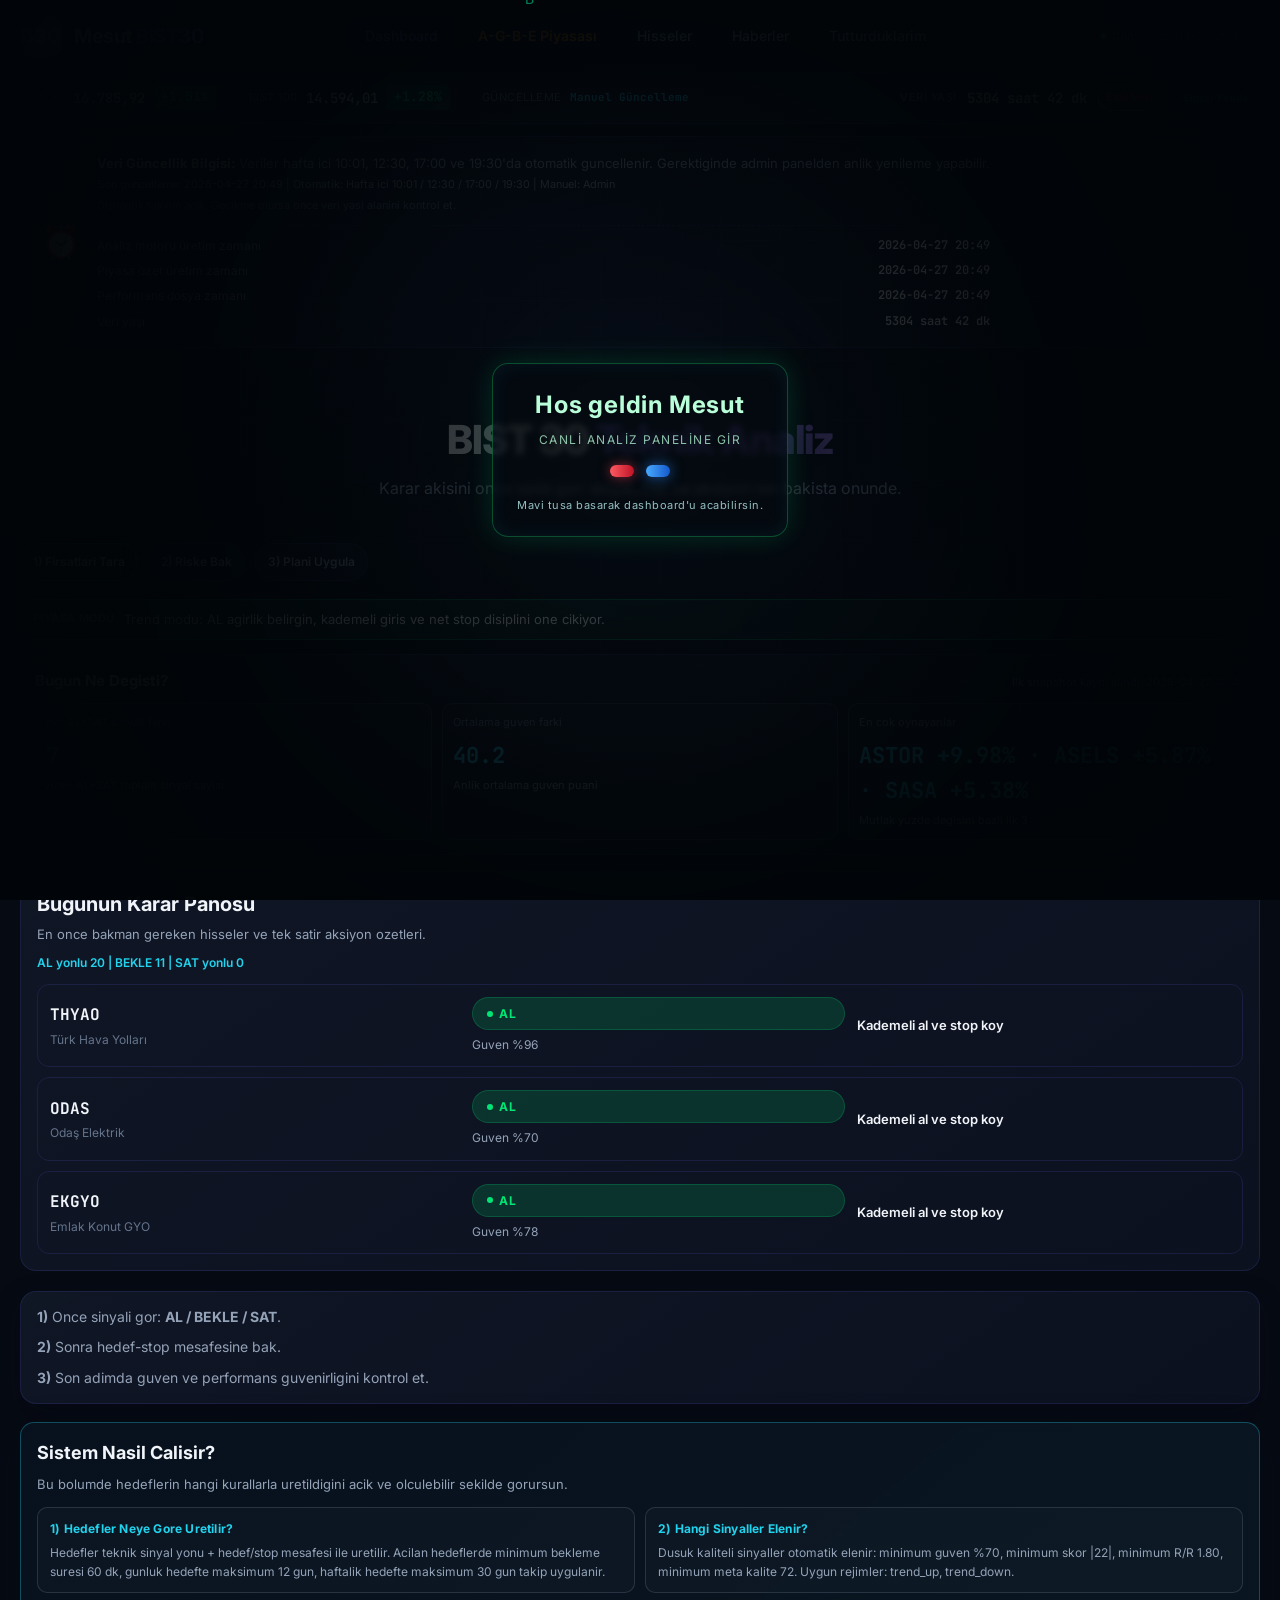
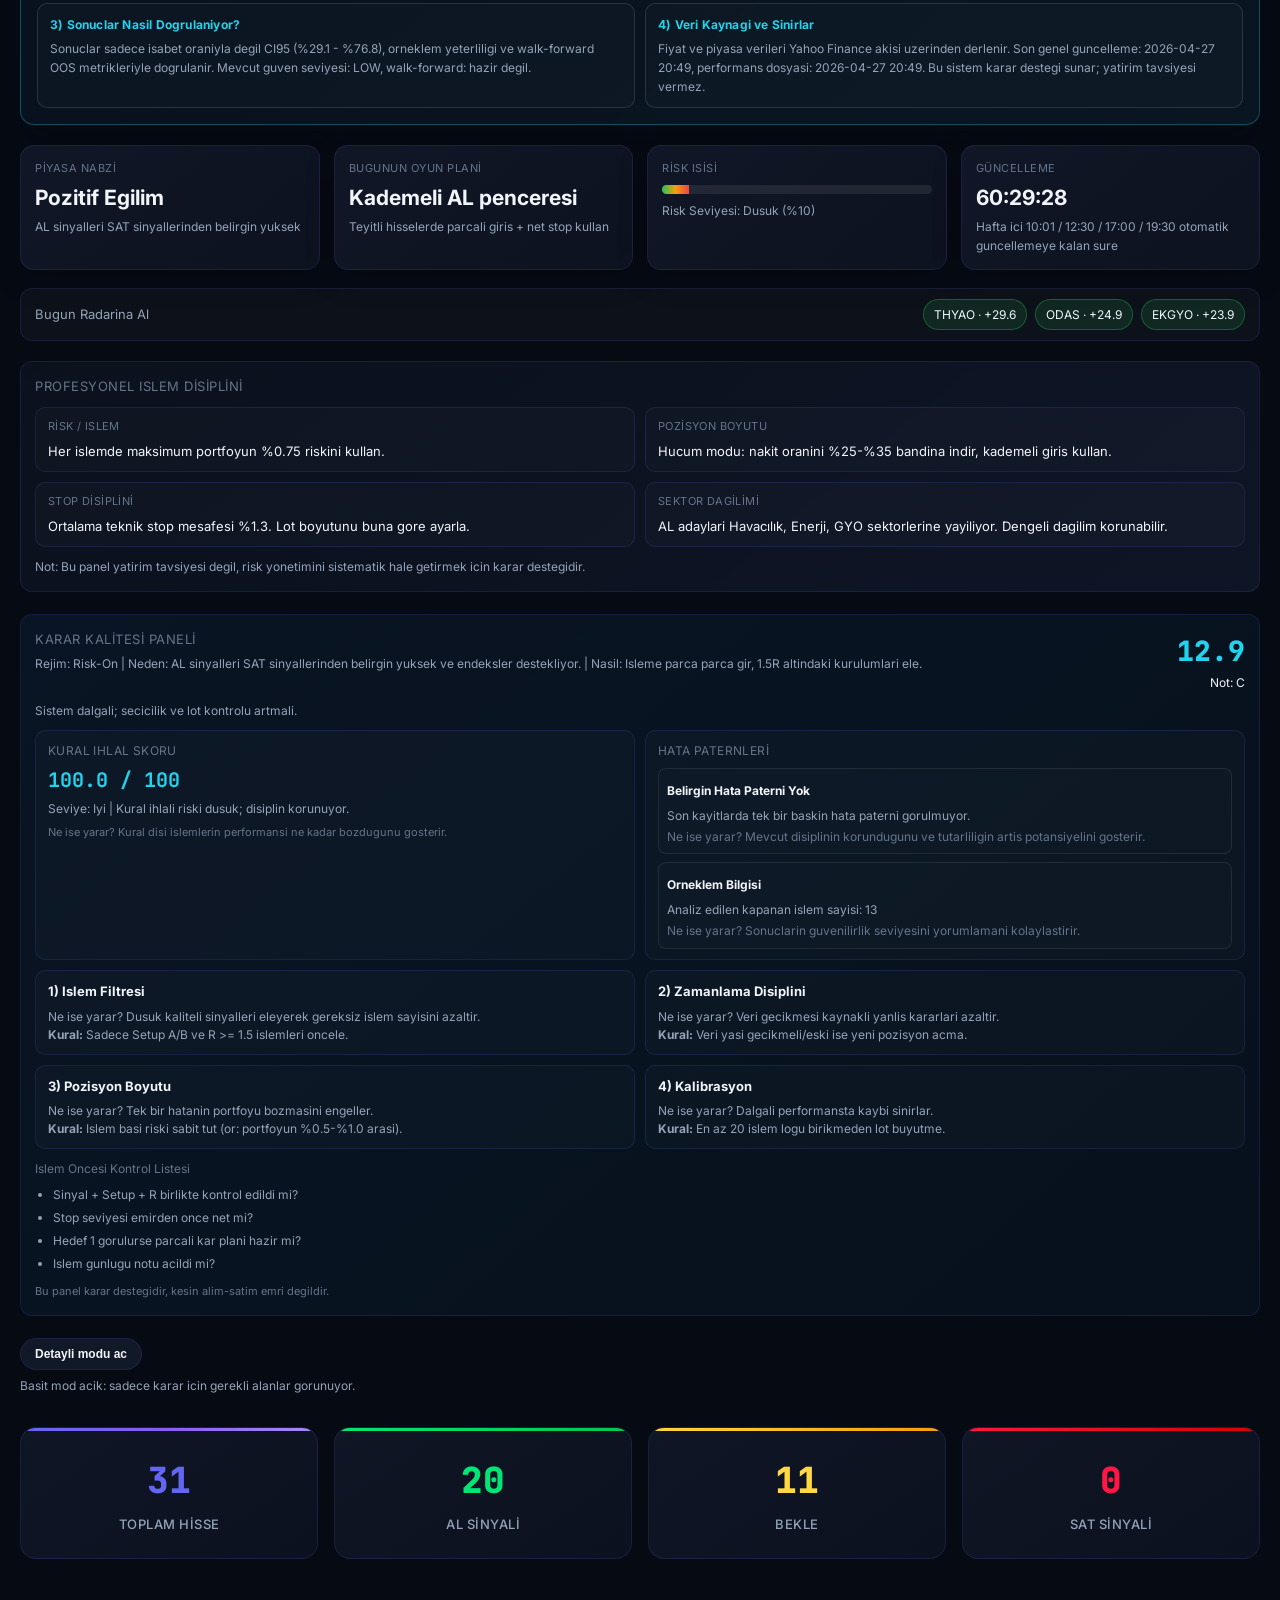
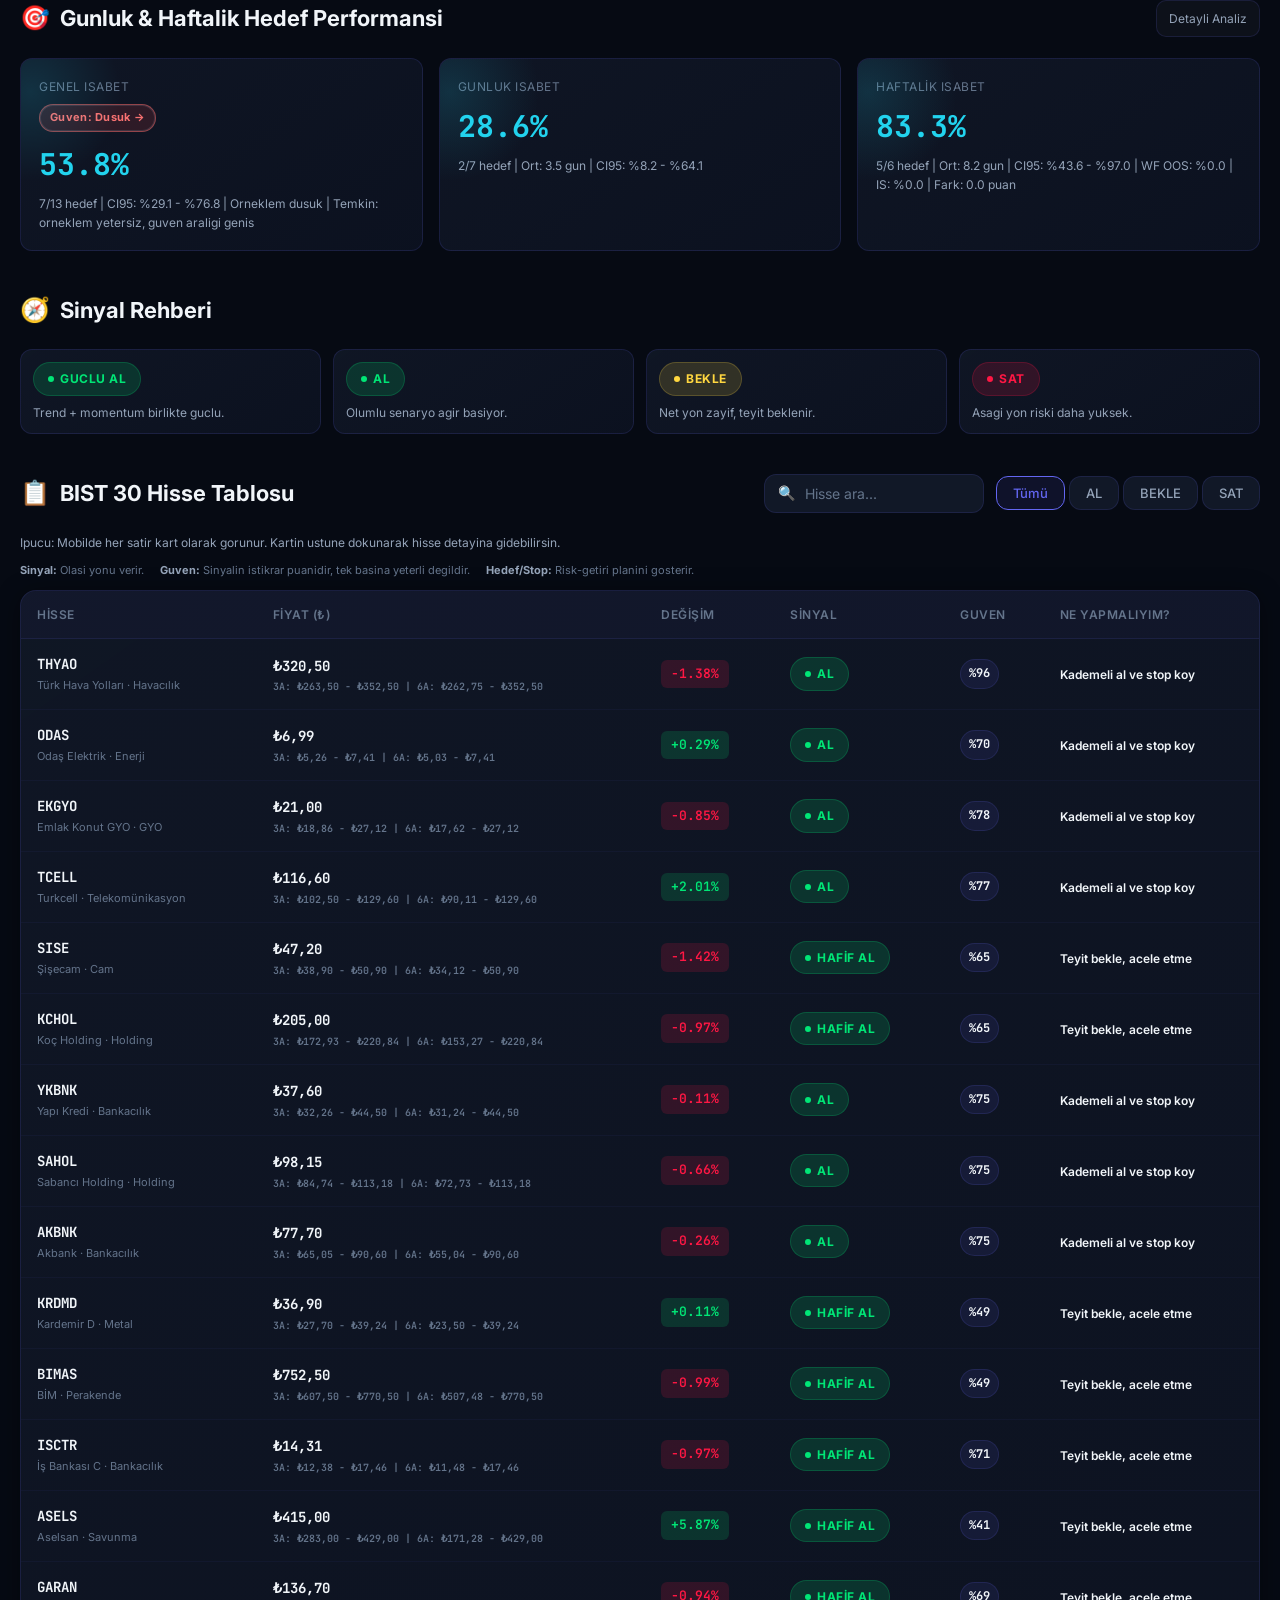
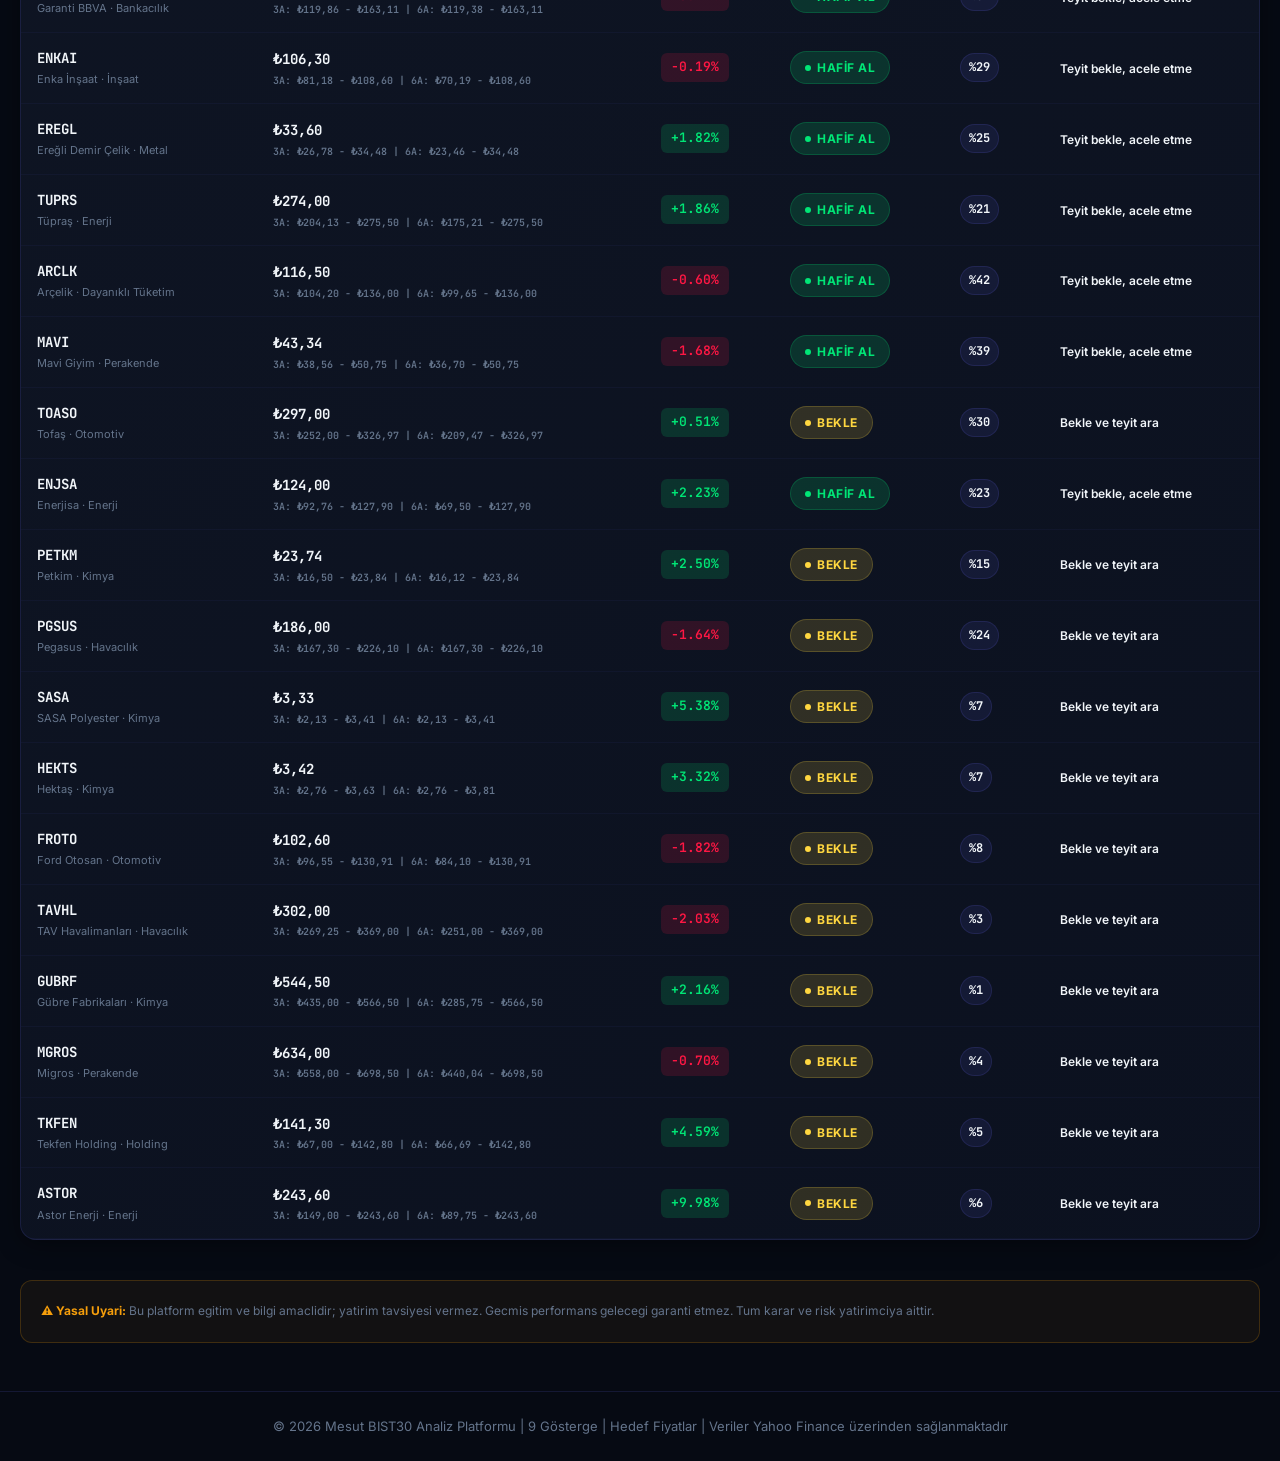
<file: site/index.html>
<!DOCTYPE html>
<html lang="tr">

<head>
    <meta charset="UTF-8">
    <meta name="viewport" content="width=device-width, initial-scale=1.0">
    <meta name="description"
        content="BIST 30 Profesyonel Teknik Analiz - RSI, MACD, Stochastic, ADX, Fibonacci ile AL/SAT Sinyalleri ve Hedef Fiyatlar">
    <title>BIST 30 Analiz | Profesyonel Teknik Analiz Platformu</title>
    <link rel="stylesheet" href="css/style.css">
    <link rel="icon"
        href="data:image/svg+xml,%3Csvg xmlns='http://www.w3.org/2000/svg' viewBox='0 0 100 100'%3E%3Ctext y='.9em' font-size='90'%3E%F0%9F%93%8A%3C/text%3E%3C/svg%3E">
</head>

<body class="intro-locked">


    <div class="matrix-intro" id="matrixIntro">
        <canvas id="matrixCanvas" aria-hidden="true"></canvas>
        <div class="matrix-center">
            <div class="matrix-title">Hos geldin Mesut</div>
            <div class="matrix-subtitle">Canli analiz paneline gir</div>
            <div class="pill-box">
                <button class="pill pill-red" id="redPillBtn" type="button" aria-label="Red pill"></button>
                <button class="pill pill-blue" id="bluePillBtn" type="button" aria-label="Blue pill"></button>
            </div>
            <div class="matrix-hint">Mavi tusa basarak dashboard'u acabilirsin.</div>
        </div>
    </div>

    <!-- Navbar -->
    <nav class="navbar">
        <div class="navbar-inner">
            <a href="index.html" class="logo">
                <div class="logo-icon">B30</div>
                <div class="logo-text">Mesut <span>BIST30</span></div>
            </a>
            <div class="nav-links">
                <a href="index.html" class="nav-link active">Dashboard</a>
                <a href="agbe.html" class="nav-link" style="color:#d97706;font-weight:600;">A-G-B-E Piyasası</a>
                <a href="index.html#stock-table" class="nav-link">Hisseler</a>
                <a href="index.html#news-section" class="nav-link">Haberler</a>
                <a href="tutturduklarim.html" class="nav-link">Tutturduklarim</a>
            </div>
            <button class="nav-toggle" id="navToggle" type="button" aria-label="Menüyü aç" aria-expanded="false" aria-controls="mobileNavPanel">
                <span class="sr-only">Menu</span>
                <span class="nav-toggle-bar"></span>
                <span class="nav-toggle-bar"></span>
                <span class="nav-toggle-bar"></span>
            </button>
            <div class="update-badge" id="updateBadge">
                <span class="update-dot"></span>
                <span id="updateTime">Yükleniyor...</span>
            </div>
        </div>
        <div class="mobile-nav-panel" id="mobileNavPanel">
            <a href="index.html" class="mobile-nav-link active">Dashboard</a>
            <a href="agbe.html" class="mobile-nav-link" style="color:#d97706;font-weight:600;">A-G-B-E Piyasası</a>
            <a href="index.html#stock-table" class="mobile-nav-link">Hisseler</a>
            <a href="index.html#news-section" class="mobile-nav-link">Haberler</a>
            <a href="tutturduklarim.html" class="mobile-nav-link">Tutturduklarim</a>
        </div>
    </nav>

    <!-- Market Bar -->
    <div class="market-bar" id="marketBar">
        <div class="market-bar-inner">
            <div class="market-item" id="bist30Bar">
                <span class="market-label">BIST 30</span>
                <span class="market-value" id="bist30Value">--</span>
                <span class="market-change" id="bist30Change">--%</span>
            </div>
            <div class="market-item" id="bist100Bar">
                <span class="market-label">BIST 100</span>
                <span class="market-value" id="bist100Value">--</span>
                <span class="market-change" id="bist100Change">--%</span>
            </div>
            <div class="market-item">
                <span class="market-label">Güncelleme</span>
                <span class="market-value" id="updateFreq" style="font-size:11px;color:var(--accent-cyan);">Manuel Güncelleme</span>
            </div>
            <div class="market-item market-item-freshness">
                <span class="market-label">Veri Yaşı</span>
                <span class="market-value" id="dataAgeTop">--</span>
                <span class="market-freshness-state" id="dataStatusTop">Kontrol ediliyor</span>
                <button class="market-refresh-btn" id="manualRefreshBtn" type="button">Simdi Yenile</button>
            </div>
        </div>
    </div>

    <div class="container">

        <!-- Data Freshness Info -->
        <div class="data-freshness data-freshness-top" id="dataFreshness">
            <div class="freshness-icon">⏰</div>
            <div class="freshness-info">
                <strong>Veri Güncellik Bilgisi:</strong>
                <span id="freshnessText">Veriler hafta ici 10:01, 12:30, 17:00 ve 19:30'da otomatik guncellenir. Gerektiginde admin panelden anlik yenileme yapabilir.</span>
                <br><small id="lastUpdateText">Son güncelleme: Yükleniyor...</small>
                <br><small id="manualRefreshStatus">Otomatik takvim acik. Gecikme olursa once veri yasi alanini kontrol et.</small>

                <div class="freshness-details" id="freshnessDetails">
                    <div class="freshness-row"><span>Analiz motoru üretim zamanı</span><strong id="generatedAtValue">Yükleniyor...</strong></div>
                    <div class="freshness-row"><span>Piyasa özet üretim zamanı</span><strong id="marketUpdatedAtValue">Yükleniyor...</strong></div>
                    <div class="freshness-row"><span>Performans dosya zamanı</span><strong id="performanceUpdatedAtValue">Yükleniyor...</strong></div>

                    <div class="freshness-row"><span>Veri yaşı</span><strong id="dataAgeValue">Hesaplanıyor...</strong></div>
                </div>
            </div>
        </div>


        <!-- Hero -->
        <div class="hero">
            <h1 class="hero-title">BIST 30 <span class="gradient-text">Teknik Analiz</span></h1>
            <p class="hero-desc">
                Karar akisini once sade gor: sinyal, risk ve aksiyon tek bakista onunde.
            </p>
        </div>

        <div class="focus-flow">
            <div class="focus-step active">1) Firsatlari Tara</div>
            <div class="focus-step">2) Riske Bak</div>
            <div class="focus-step">3) Plani Uygula</div>
        </div>

        <div class="market-mode-band" id="marketModeBand">
            <span class="market-mode-label">Piyasa Modu</span>
            <span class="market-mode-text" id="marketModeText">Yukleniyor...</span>
        </div>

        <div class="today-change-panel" id="todayChangePanel">
            <div class="today-change-head">
                <h3>Bugun Ne Degisti?</h3>
                <span id="todayChangeTime">Son snapshot karsilastirmasi hazirlaniyor...</span>
            </div>
            <div class="today-change-grid">
                <div class="today-change-card">
                    <div class="today-change-title">Net AL+SAT sinyali farki</div>
                    <div class="today-change-value" id="todaySignalDelta">--</div>
                    <div class="today-change-meta" id="todaySignalDeltaMeta">Hesaplaniyor...</div>
                </div>
                <div class="today-change-card">
                    <div class="today-change-title">Ortalama guven farki</div>
                    <div class="today-change-value" id="todayConfidenceDelta">--</div>
                    <div class="today-change-meta" id="todayConfidenceDeltaMeta">Hesaplaniyor...</div>
                </div>
                <div class="today-change-card">
                    <div class="today-change-title">En cok oynayanlar</div>
                    <div class="today-change-value" id="todayTopMovers">--</div>
                    <div class="today-change-meta">Mutlak yuzde degisim bazli ilk 3</div>
                </div>
            </div>
        </div>

        <div class="first-decision" id="firstDecision">
            <div class="first-decision-head">
                <h2>Bugunun Karar Panosu</h2>
                <p>En once bakman gereken hisseler ve tek satir aksiyon ozetleri.</p>
                <div class="first-decision-meta" id="firstDecisionMeta">Piyasa dagilimi hazirlaniyor...</div>
            </div>
            <div class="first-decision-list" id="firstDecisionList">
                <div class="first-decision-empty">Oncelikli hisseler hazirlaniyor...</div>
            </div>
        </div>

        <div class="quick-guide">
            <div class="quick-guide-item"><strong>1)</strong> Once sinyali gor: <strong>AL / BEKLE / SAT</strong>.</div>
            <div class="quick-guide-item"><strong>2)</strong> Sonra hedef-stop mesafesine bak.</div>
            <div class="quick-guide-item"><strong>3)</strong> Son adimda guven ve performans guvenirligini kontrol et.</div>
        </div>

        <div class="transparency-panel" id="transparencyPanel">
            <div class="transparency-head">
                <h2>Sistem Nasil Calisir?</h2>
                <p>Bu bolumde hedeflerin hangi kurallarla uretildigini acik ve olculebilir sekilde gorursun.</p>
            </div>
            <div class="transparency-grid">
                <div class="transparency-card">
                    <div class="transparency-title">1) Hedefler Neye Gore Uretilir?</div>
                    <p id="targetLogicText">Yukleniyor...</p>
                </div>
                <div class="transparency-card">
                    <div class="transparency-title">2) Hangi Sinyaller Elenir?</div>
                    <p id="strictFilterText">Yukleniyor...</p>
                </div>
                <div class="transparency-card">
                    <div class="transparency-title">3) Sonuclar Nasil Dogrulaniyor?</div>
                    <p id="qualityControlText">Yukleniyor...</p>
                </div>
                <div class="transparency-card">
                    <div class="transparency-title">4) Veri Kaynagi ve Sinirlar</div>
                    <p id="dataSourceText">Yukleniyor...</p>
                </div>
            </div>
        </div>

        <div class="command-center" id="commandCenter">
            <div class="command-card pulse">
                <div class="command-label">Piyasa Nabzi</div>
                <div class="command-value" id="marketPulseText">Yukleniyor...</div>
                <div class="command-meta" id="marketPulseMeta">BIST verisi analiz ediliyor</div>
            </div>
            <div class="command-card plan">
                <div class="command-label">Bugunun Oyun Plani</div>
                <div class="command-value" id="dayPlanText">Yukleniyor...</div>
                <div class="command-meta" id="dayPlanMeta">Sinyal dagilimina gore ozet</div>
            </div>
            <div class="command-card risk">
                <div class="command-label">Risk Isisi</div>
                <div class="risk-meter"><div class="risk-meter-fill" id="riskMeterFill"></div></div>
                <div class="command-meta" id="riskMeterText">Hesaplaniyor...</div>
            </div>
            <div class="command-card refresh">
                <div class="command-label">Güncelleme</div>
                <div class="command-value" id="nextRefreshText">10:01</div>
                <div class="command-meta" id="nextRefreshMeta">Hafta ici her gun 10:01 otomatik, admin ile manuel anlik yenileme</div>
            </div>
        </div>

        <div class="watchlist-strip" id="watchlistStrip">
            <div class="watchlist-title">Bugun Radarina Al</div>
            <div class="watchlist-chips" id="watchlistChips">
                <span class="watch-chip">Yukleniyor...</span>
            </div>
        </div>

        <div class="discipline-board" id="disciplineBoard">
            <div class="discipline-title">Profesyonel Islem Disiplini</div>
            <div class="discipline-grid">
                <div class="discipline-item">
                    <div class="discipline-label">Risk / Islem</div>
                    <div class="discipline-value" id="disciplineRisk">Hesaplaniyor...</div>
                </div>
                <div class="discipline-item">
                    <div class="discipline-label">Pozisyon Boyutu</div>
                    <div class="discipline-value" id="disciplineAllocation">Hesaplaniyor...</div>
                </div>
                <div class="discipline-item">
                    <div class="discipline-label">Stop Disiplini</div>
                    <div class="discipline-value" id="disciplineStop">Hesaplaniyor...</div>
                </div>
                <div class="discipline-item">
                    <div class="discipline-label">Sektor Dagilimi</div>
                    <div class="discipline-value" id="disciplineDiversification">Hesaplaniyor...</div>
                </div>
            </div>
            <div class="discipline-note">Not: Bu panel yatirim tavsiyesi degil, risk yonetimini sistematik hale getirmek icin karar destegidir.</div>
        </div>

        <div class="decision-coach" id="decisionCoach">
            <div class="decision-coach-head">
                <div>
                    <div class="decision-coach-title">Karar Kalitesi Paneli</div>
                    <div class="decision-coach-sub" id="coachRegimeText">Piyasa rejimi hesaplanıyor...</div>
                </div>
                <div class="decision-coach-score-wrap">
                    <div class="decision-coach-score" id="coachQualityScore">--</div>
                    <div class="decision-coach-grade" id="coachQualityGrade">--</div>
                </div>
            </div>
            <div class="decision-coach-note" id="coachQualityNote">Kalite notu hazırlanıyor...</div>

            <div class="decision-diagnostics">
                <div class="decision-diagnostic-card">
                    <div class="decision-diagnostic-title">Kural Ihlal Skoru</div>
                    <div class="decision-diagnostic-value" id="ruleViolationScore">--</div>
                    <div class="decision-diagnostic-meta" id="ruleViolationMeta">Hazirlaniyor...</div>
                    <div class="decision-diagnostic-help">Ne ise yarar? Kural disi islemlerin performansi ne kadar bozdugunu gosterir.</div>
                </div>
                <div class="decision-diagnostic-card">
                    <div class="decision-diagnostic-title">Hata Paternleri</div>
                    <div class="decision-patterns" id="errorPatternList">
                        <div class="decision-pattern-item">Yukleniyor...</div>
                    </div>
                </div>
            </div>

            <div class="decision-coach-grid" id="coachCards">
                <div class="decision-coach-card">Yukleniyor...</div>
            </div>

            <div class="decision-checklist-wrap">
                <div class="decision-checklist-title">Islem Oncesi Kontrol Listesi</div>
                <ul class="decision-checklist" id="coachChecklist">
                    <li>Yukleniyor...</li>
                </ul>
            </div>
            <div class="decision-coach-disclaimer" id="coachDisclaimer">Bu panel karar destegi icindir.</div>
        </div>

        <div class="advanced-toggle-wrap">
            <button class="advanced-toggle-btn" id="advancedToggleButton" type="button">Detayli modu ac</button>
            <p id="advancedToggleText">Basit mod acik: sadece karar icin gerekli alanlar gorunuyor.</p>
        </div>

        <!-- Endeks Yorumları -->
        <div class="section-header advanced-block">
            <h2 class="section-title">
                <span class="icon">🏛️</span>
                Piyasa Durumu & Endeks Yorumu
            </h2>
        </div>
        <div id="indexCommentary" class="index-commentary-grid advanced-block">
            <!-- JS ile doldurulacak -->
        </div>

        <!-- Signal Summary -->
        <div class="signal-summary" id="signalSummary">
            <div class="signal-card total">
                <div class="signal-count" id="totalCount">0</div>
                <div class="signal-label">TOPLAM HİSSE</div>
            </div>
            <div class="signal-card buy">
                <div class="signal-count" id="buyCount">0</div>
                <div class="signal-label">AL SİNYALİ</div>
            </div>
            <div class="signal-card hold">
                <div class="signal-count" id="holdCount">0</div>
                <div class="signal-label">BEKLE</div>
            </div>
            <div class="signal-card sell">
                <div class="signal-count" id="sellCount">0</div>
                <div class="signal-label">SAT SİNYALİ</div>
            </div>
        </div>


        <!-- Performance Tracker -->
        <div class="section-header" id="performance-section">
            <h2 class="section-title">
                <span class="icon">🎯</span>
                Gunluk & Haftalik Hedef Performansi
            </h2>
            <a href="tutturduklarim.html" class="perf-link-btn">Detayli Analiz</a>
        </div>
        <div class="performance-grid" id="performanceGrid">
            <div class="performance-card">
                <div class="performance-label">Genel Isabet</div>
                <div class="performance-badge" id="reliabilityBadge">Guven: --</div>
                <div class="performance-value" id="overallHitRate">--%</div>
                <div class="performance-meta" id="overallHitCount">--/-- hedef</div>
            </div>
            <div class="performance-card">
                <div class="performance-label">Gunluk Isabet</div>
                <div class="performance-value" id="dailyHitRate">--%</div>
                <div class="performance-meta" id="dailyHitMeta">--/-- hedef</div>
            </div>
            <div class="performance-card">
                <div class="performance-label">Haftalik Isabet</div>
                <div class="performance-value" id="weeklyHitRate">--%</div>
                <div class="performance-meta" id="weeklyHitMeta">--/-- hedef</div>
            </div>
        </div>

        <div class="performance-table-wrapper advanced-block">
            <table class="stock-table performance-table">
                <thead>
                    <tr>
                        <th>HISSE</th>
                        <th>PERIYOT</th>
                        <th>YON</th>
                        <th>ACILIS</th>
                        <th>HEDEF</th>
                        <th>KAC GUNDE</th>
                        <th>DURUM</th>
                    </tr>
                </thead>
                <tbody id="performanceTableBody">
                    <tr>
                        <td colspan="7" class="loading-cell">Hedef performans verisi yukleniyor...</td>
                    </tr>
                </tbody>
            </table>
        </div>

        <!-- Top Signals -->
        <div class="top-signals-grid advanced-block">
            <div>
                <div class="section-header">
                    <h2 class="section-title"><span class="icon">🟢</span> En Güçlü AL Sinyalleri</h2>
                </div>
                <div id="topBuys" class="top-signals-list"></div>
            </div>
            <div>
                <div class="section-header">
                    <h2 class="section-title"><span class="icon">🔴</span> En Güçlü SAT Sinyalleri</h2>
                </div>
                <div id="topSells" class="top-signals-list"></div>
            </div>
        </div>

        <!-- News -->
        <div class="section-header advanced-block" id="news-section">
            <h2 class="section-title">
                <span class="icon">📰</span>
                Haberler & Güncellemeler
            </h2>
        </div>
        <div id="newsContainer" class="news-grid advanced-block">
            <!-- JS ile doldurulacak -->
        </div>

        <div class="section-header">
            <h2 class="section-title"><span class="icon">🧭</span> Sinyal Rehberi</h2>
        </div>
        <div class="signal-legend">
            <div class="legend-item"><span class="signal-badge strong-buy"><span class="dot"></span>GucLu AL</span><p>Trend + momentum birlikte guclu.</p></div>
            <div class="legend-item"><span class="signal-badge buy"><span class="dot"></span>AL</span><p>Olumlu senaryo agir basiyor.</p></div>
            <div class="legend-item"><span class="signal-badge hold"><span class="dot"></span>BEKLE</span><p>Net yon zayif, teyit beklenir.</p></div>
            <div class="legend-item"><span class="signal-badge sell"><span class="dot"></span>SAT</span><p>Asagi yon riski daha yuksek.</p></div>
        </div>

        <!-- Stock Table -->
        <div class="section-header" id="stock-table">
            <h2 class="section-title">
                <span class="icon">📋</span>
                BIST 30 Hisse Tablosu
            </h2>
            <div class="table-controls">
                <div class="search-box">
                    <span class="search-icon">🔍</span>
                    <input type="text" id="searchInput" placeholder="Hisse ara..." class="search-input">
                </div>
                <div class="filter-tabs">
                    <button class="filter-tab active" data-filter="all">Tümü</button>
                    <button class="filter-tab" data-filter="buy">AL</button>
                    <button class="filter-tab" data-filter="hold">BEKLE</button>
                    <button class="filter-tab" data-filter="sell">SAT</button>
                </div>
            </div>
        </div>

        <div class="mobile-quick-actions" id="mobileQuickActions">
            <button class="quick-action-btn active" data-quick="all" type="button"><span class="qa-icon" aria-hidden="true">📋</span> Tum Tablo</button>
            <button class="quick-action-btn" data-quick="top" type="button"><span class="qa-icon" aria-hidden="true">🚀</span> En Gucluler</button>
            <button class="quick-action-btn" data-quick="risk" type="button"><span class="qa-icon" aria-hidden="true">⚠️</span> Yuksek Risk</button>
            <button class="quick-action-btn" data-quick="buy" type="button"><span class="qa-icon" aria-hidden="true">🟢</span> Sadece AL</button>
            <button class="quick-action-btn" data-quick="sell" type="button"><span class="qa-icon" aria-hidden="true">🔴</span> Sadece SAT</button>
        </div>

        <div class="mobile-table-hint">Ipucu: Mobilde her satir kart olarak gorunur. Kartin ustune dokunarak hisse detayina gidebilirsin.</div>

        <div class="table-metrics-guide">
            <span><strong>Sinyal:</strong> Olasi yonu verir.</span>
            <span><strong>Guven:</strong> Sinyalin istikrar puanidir, tek basina yeterli degildir.</span>
            <span><strong>Hedef/Stop:</strong> Risk-getiri planini gosterir.</span>
        </div>

        <div class="alarm-center advanced-block" id="alarmCenter">
            <div class="alarm-center-header">
                <h3>Alarm Merkezi</h3>
                <p id="alarmSummaryText">Hedefe veya stopa yakin hisseler taraniyor...</p>
            </div>
            <div class="alarm-grid">
                <div class="alarm-card">
                    <div class="alarm-title">Hedefe Yakinlar</div>
                    <div class="alarm-help">Ne ise yarar? Kar realizasyonu icin oncelik listesi verir.</div>
                    <div id="alertTargetList" class="alarm-list"></div>
                </div>
                <div class="alarm-card">
                    <div class="alarm-title">Stopa Yakinlar</div>
                    <div class="alarm-help">Ne ise yarar? Riskli pozisyonlari erken fark ettirir.</div>
                    <div id="alertStopList" class="alarm-list"></div>
                </div>
            </div>
        </div>

        <div class="stock-table-wrapper">
            <table class="stock-table">
                <thead>
                    <tr>
                        <th data-sort="ticker">HİSSE</th>
                        <th data-sort="price">FİYAT (₺)</th>
                        <th data-sort="change_pct">DEĞİŞİM</th>
                        <th data-sort="signal">SİNYAL</th>
                        <th data-sort="confidence">GUVEN</th>
                        <th>NE YAPMALIYIM?</th>
                    </tr>
                </thead>
                <tbody id="stockTableBody">
                    <tr>
                        <td colspan="6" class="loading-cell">
                            <div class="loading">
                                <div class="spinner"></div>
                                <span class="loading-text">Veriler yükleniyor...</span>
                            </div>
                        </td>
                    </tr>
                </tbody>
            </table>
        </div>

        <!-- Disclaimer -->
        <div class="disclaimer">
            <strong>⚠️ Yasal Uyari:</strong> Bu platform egitim ve bilgi amaclidir; yatirim tavsiyesi vermez.
            Gecmis performans gelecegi garanti etmez. Tum karar ve risk yatirimciya aittir.
        </div>

    </div>

    <!-- Footer -->
    <footer class="footer">
        <p>© 2026 Mesut BIST30 Analiz Platformu | 9 Gösterge | Hedef Fiyatlar | Veriler Yahoo Finance üzerinden
            sağlanmaktadır</p>
    </footer>

    <script src="js/app.js"></script>


    <!-- Floating Action & Bottom Nav -->
    <button class="scroll-top-btn" id="scrollTopBtn" aria-label="Yukari Cik">
        <svg viewBox="0 0 24 24"><path d="M12 4l-8 8h6v8h4v-8h6z"/></svg>
    </button>
    <nav class="bottom-nav">
        <div class="bottom-nav-inner">
            <a href="index.html" class="bottom-nav-link" id="navBist">
                <svg viewBox="0 0 24 24"><path d="M3 13h8V3H3v10zm0 8h8v-6H3v6zm10 0h8V11h-8v10zm0-18v6h8V3h-8z"/></svg>
                <span>BIST 30</span>
            </a>
            <a href="agbe.html" class="bottom-nav-link" id="navAgbe">
                <svg viewBox="0 0 24 24"><path d="M12 2C6.48 2 2 6.48 2 12s4.48 10 10 10 10-4.48 10-10S17.52 2 12 2zm1 13.5v1.5h-2v-1.5H8.5c-.83 0-1.5-.67-1.5-1.5v-2c0-.83.67-1.5 1.5-1.5h3v-1.5H8.5v-2H10V7h2v1.5h2.5c.83 0 1.5.67 1.5 1.5v2c0 .83-.67 1.5-1.5 1.5h-3v1.5h3v2z"/></svg>
                <span>AGBE</span>
            </a>
            <a href="tutturduklarim.html" class="bottom-nav-link" id="navPerfBist">
                <svg viewBox="0 0 24 24"><path d="M12 2C6.48 2 2 6.48 2 12s4.48 10 10 10 10-4.48 10-10S17.52 2 12 2zm-2 15l-5-5 1.41-1.41L10 14.17l7.59-7.59L19 8l-9 9z"/></svg>
                <span>Sonuç (B)</span>
            </a>
            <a href="agbe_tutturduklarim.html" class="bottom-nav-link" id="navPerfAgbe">
                <svg viewBox="0 0 24 24"><path d="M19 3H5c-1.1 0-2 .9-2 2v14c0 1.1.9 2 2 2h14c1.1 0 2-.9 2-2V5c0-1.1-.9-2-2-2zM9 17H7v-7h2v7zm4 0h-2V7h2v10zm4 0h-2v-4h2v4z"/></svg>
                <span>Sonuç (A)</span>
            </a>
        </div>
    </nav>
    <script>
        (function(){
            var path = window.location.pathname;
            if(path.includes('agbe_tutturduklarim')) document.getElementById('navPerfAgbe').classList.add('active-agbe');
            else if(path.includes('tutturduklarim')) document.getElementById('navPerfBist').classList.add('active');
            else if(path.includes('agbe')) document.getElementById('navAgbe').classList.add('active-agbe');
            else if(!path.includes('hisse')) document.getElementById('navBist').classList.add('active');

            var scrollBtn = document.getElementById('scrollTopBtn');
            window.addEventListener('scroll', function() {
                if(window.scrollY > 300) scrollBtn.classList.add('visible');
                else scrollBtn.classList.remove('visible');
            });
            scrollBtn.addEventListener('click', function() {
                window.scrollTo({ top: 0, behavior: 'smooth' });
            });
        })();
    </script>
</body>


</html>
</file>
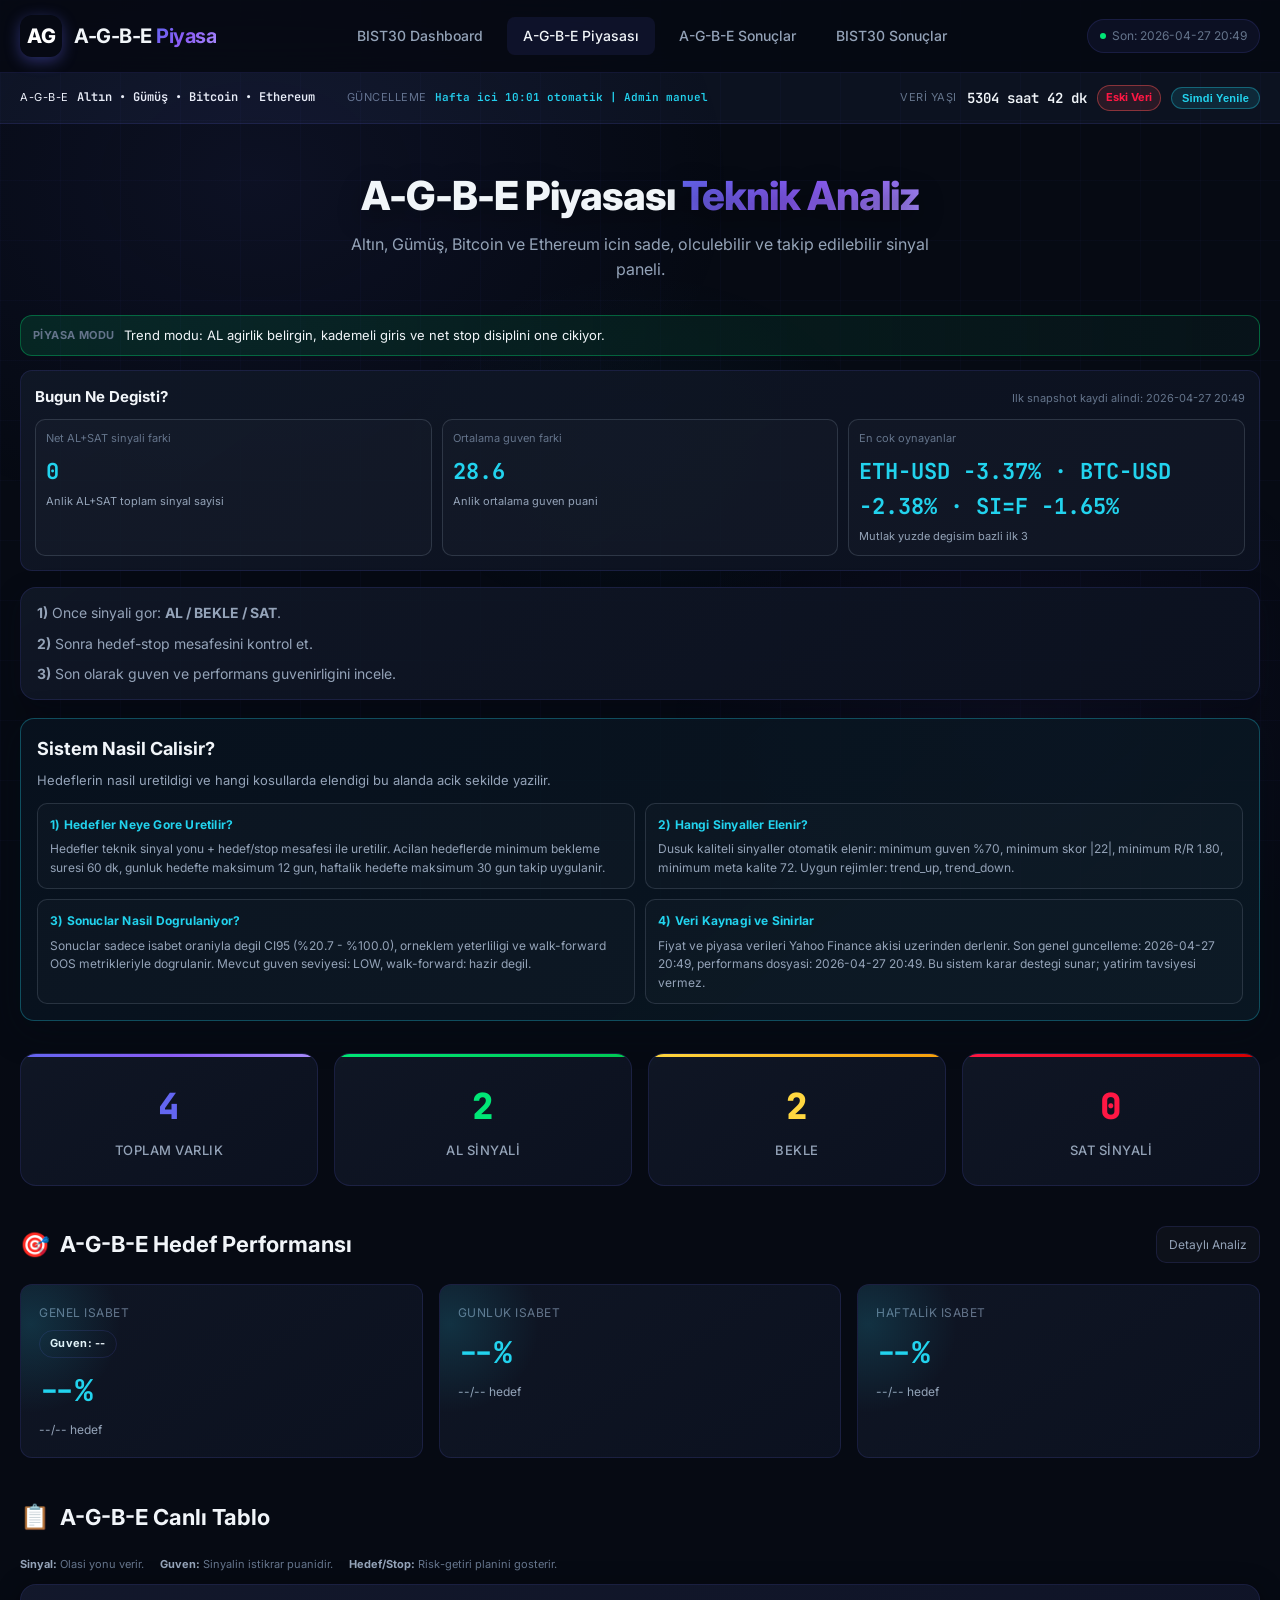
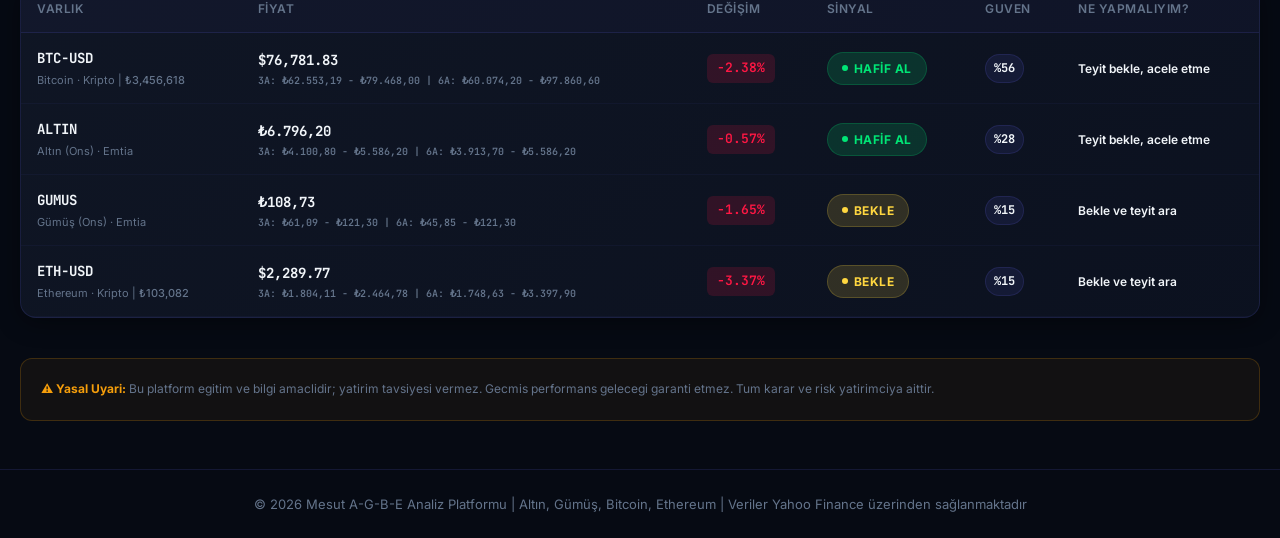
<file: site/agbe.html>
<!DOCTYPE html>
<html lang="tr">

<head>
    <meta charset="UTF-8">
    <meta name="viewport" content="width=device-width, initial-scale=1.0">
    <meta name="description"
        content="A-G-B-E Profesyonel Teknik Analiz - Altın, Gümüş, Bitcoin, Ethereum AL/SAT Sinyalleri">
    <title>A-G-B-E Analizi | Altın, Gümüş, Bitcoin, Ethereum</title>
    <link rel="stylesheet" href="css/style.css">
    <link rel="icon"
        href="data:image/svg+xml,%3Csvg xmlns='http://www.w3.org/2000/svg' viewBox='0 0 100 100'%3E%3Ctext y='.9em' font-size='90'%3E%F0%9F%93%8A%3C/text%3E%3C/svg%3E">
</head>

<body>

    <!-- Navbar -->
    <nav class="navbar">
        <div class="navbar-inner">
            <a href="index.html" class="logo">
                <div class="logo-icon" style="background:var(--accent-orange);">AG</div>
                <div class="logo-text">A-G-B-E <span>Piyasa</span></div>
            </a>
            <div class="nav-links">
                <a href="index.html" class="nav-link">BIST30 Dashboard</a>
                <a href="agbe.html" class="nav-link active" style="color:var(--accent-orange);">A-G-B-E Piyasası</a>
                <a href="agbe_tutturduklarim.html" class="nav-link">A-G-B-E Sonuçlar</a>
                <a href="tutturduklarim.html" class="nav-link">BIST30 Sonuçlar</a>
            </div>
            <button class="nav-toggle" id="navToggle" type="button" aria-label="Menüyü aç" aria-expanded="false" aria-controls="mobileNavPanel">
                <span class="sr-only">Menu</span>
                <span class="nav-toggle-bar"></span>
                <span class="nav-toggle-bar"></span>
                <span class="nav-toggle-bar"></span>
            </button>
            <div class="update-badge" id="updateBadge">
                <span class="update-dot"></span>
                <span id="updateTime">Yükleniyor...</span>
            </div>
        </div>
        <div class="mobile-nav-panel" id="mobileNavPanel">
            <a href="index.html" class="mobile-nav-link">BIST30 Dashboard</a>
            <a href="agbe.html" class="mobile-nav-link active" style="color:var(--accent-orange);">A-G-B-E Piyasası</a>
            <a href="agbe_tutturduklarim.html" class="mobile-nav-link">A-G-B-E Sonuçlar</a>
            <a href="tutturduklarim.html" class="mobile-nav-link">BIST30 Sonuçlar</a>
        </div>
    </nav>

    <!-- Market Bar -->
    <div class="market-bar" id="marketBar">
        <div class="market-bar-inner">
            <div class="market-item" id="agbeBar">
                <span class="market-label" style="color:var(--accent-orange);">A-G-B-E</span>
                <span class="market-value" style="font-size:12px;">Altın • Gümüş • Bitcoin • Ethereum</span>
            </div>
            <div class="market-item">
                <span class="market-label">Güncelleme</span>
                <span class="market-value" id="updateFreq" style="font-size:11px;color:var(--accent-cyan);">Hafta ici 10:01 otomatik | Admin manuel</span>
            </div>
            <div class="market-item market-item-freshness">
                <span class="market-label">Veri Yaşı</span>
                <span class="market-value" id="dataAgeTop">--</span>
                <span class="market-freshness-state" id="dataStatusTop">Kontrol ediliyor</span>
                <button class="market-refresh-btn" id="manualRefreshBtn" type="button">Simdi Yenile</button>
            </div>
        </div>
    </div>

    <div class="container">

        <!-- Hero -->
        <div class="hero">
            <h1 class="hero-title">A-G-B-E Piyasası <span class="gradient-text">Teknik Analiz</span></h1>
            <p class="hero-desc">
                Altın, Gümüş, Bitcoin ve Ethereum icin sade, olculebilir ve takip edilebilir sinyal paneli.
            </p>
        </div>

        <div class="market-mode-band" id="marketModeBand">
            <span class="market-mode-label">Piyasa Modu</span>
            <span class="market-mode-text" id="marketModeText">Yukleniyor...</span>
        </div>

        <div class="today-change-panel" id="todayChangePanel">
            <div class="today-change-head">
                <h3>Bugun Ne Degisti?</h3>
                <span id="todayChangeTime">Son snapshot karsilastirmasi hazirlaniyor...</span>
            </div>
            <div class="today-change-grid">
                <div class="today-change-card">
                    <div class="today-change-title">Net AL+SAT sinyali farki</div>
                    <div class="today-change-value" id="todaySignalDelta">--</div>
                    <div class="today-change-meta" id="todaySignalDeltaMeta">Hesaplaniyor...</div>
                </div>
                <div class="today-change-card">
                    <div class="today-change-title">Ortalama guven farki</div>
                    <div class="today-change-value" id="todayConfidenceDelta">--</div>
                    <div class="today-change-meta" id="todayConfidenceDeltaMeta">Hesaplaniyor...</div>
                </div>
                <div class="today-change-card">
                    <div class="today-change-title">En cok oynayanlar</div>
                    <div class="today-change-value" id="todayTopMovers">--</div>
                    <div class="today-change-meta">Mutlak yuzde degisim bazli ilk 3</div>
                </div>
            </div>
        </div>

        <div class="quick-guide">
            <div class="quick-guide-item"><strong>1)</strong> Once sinyali gor: <strong>AL / BEKLE / SAT</strong>.</div>
            <div class="quick-guide-item"><strong>2)</strong> Sonra hedef-stop mesafesini kontrol et.</div>
            <div class="quick-guide-item"><strong>3)</strong> Son olarak guven ve performans guvenirligini incele.</div>
        </div>

        <div class="transparency-panel" id="transparencyPanel">
            <div class="transparency-head">
                <h2>Sistem Nasil Calisir?</h2>
                <p>Hedeflerin nasil uretildigi ve hangi kosullarda elendigi bu alanda acik sekilde yazilir.</p>
            </div>
            <div class="transparency-grid">
                <div class="transparency-card">
                    <div class="transparency-title">1) Hedefler Neye Gore Uretilir?</div>
                    <p id="targetLogicText">Yukleniyor...</p>
                </div>
                <div class="transparency-card">
                    <div class="transparency-title">2) Hangi Sinyaller Elenir?</div>
                    <p id="strictFilterText">Yukleniyor...</p>
                </div>
                <div class="transparency-card">
                    <div class="transparency-title">3) Sonuclar Nasil Dogrulaniyor?</div>
                    <p id="qualityControlText">Yukleniyor...</p>
                </div>
                <div class="transparency-card">
                    <div class="transparency-title">4) Veri Kaynagi ve Sinirlar</div>
                    <p id="dataSourceText">Yukleniyor...</p>
                </div>
            </div>
        </div>

        <!-- Signal Summary -->
        <div class="signal-summary" id="signalSummary">
            <div class="signal-card total">
                <div class="signal-count" id="totalCount">0</div>
                <div class="signal-label">TOPLAM VARLIK</div>
            </div>
            <div class="signal-card buy">
                <div class="signal-count" id="buyCount">0</div>
                <div class="signal-label">AL SİNYALİ</div>
            </div>
            <div class="signal-card hold">
                <div class="signal-count" id="holdCount">0</div>
                <div class="signal-label">BEKLE</div>
            </div>
            <div class="signal-card sell">
                <div class="signal-count" id="sellCount">0</div>
                <div class="signal-label">SAT SİNYALİ</div>
            </div>
        </div>

        <!-- Performance Tracker -->
        <div class="section-header" id="performance-section">
            <h2 class="section-title">
                <span class="icon">🎯</span>
                A-G-B-E Hedef Performansı
            </h2>
            <a href="agbe_tutturduklarim.html" class="perf-link-btn">Detaylı Analiz</a>
        </div>
        <div class="performance-grid" id="performanceGrid">
            <div class="performance-card">
                <div class="performance-label">Genel Isabet</div>
                <div class="performance-badge" id="reliabilityBadge">Guven: --</div>
                <div class="performance-value" id="overallHitRate">--%</div>
                <div class="performance-meta" id="overallHitCount">--/-- hedef</div>
            </div>
            <div class="performance-card">
                <div class="performance-label">Gunluk Isabet</div>
                <div class="performance-value" id="dailyHitRate">--%</div>
                <div class="performance-meta" id="dailyHitMeta">--/-- hedef</div>
            </div>
            <div class="performance-card">
                <div class="performance-label">Haftalik Isabet</div>
                <div class="performance-value" id="weeklyHitRate">--%</div>
                <div class="performance-meta" id="weeklyHitMeta">--/-- hedef</div>
            </div>
        </div>

        <!-- Varlık Tablosu -->
        <div class="section-header" id="stock-table">
            <h2 class="section-title">
                <span class="icon">📋</span>
                A-G-B-E Canlı Tablo
            </h2>
        </div>

        <div class="mobile-quick-actions" id="mobileQuickActions">
            <button class="quick-action-btn active" data-quick="all" type="button"><span class="qa-icon" aria-hidden="true">📋</span> Tum Tablo</button>
            <button class="quick-action-btn" data-quick="top" type="button"><span class="qa-icon" aria-hidden="true">🚀</span> En Gucluler</button>
            <button class="quick-action-btn" data-quick="risk" type="button"><span class="qa-icon" aria-hidden="true">⚠️</span> Yuksek Risk</button>
            <button class="quick-action-btn" data-quick="buy" type="button"><span class="qa-icon" aria-hidden="true">🟢</span> Sadece AL</button>
            <button class="quick-action-btn" data-quick="sell" type="button"><span class="qa-icon" aria-hidden="true">🔴</span> Sadece SAT</button>
        </div>

        <div class="table-metrics-guide">
            <span><strong>Sinyal:</strong> Olasi yonu verir.</span>
            <span><strong>Guven:</strong> Sinyalin istikrar puanidir.</span>
            <span><strong>Hedef/Stop:</strong> Risk-getiri planini gosterir.</span>
        </div>

        <div class="stock-table-wrapper">
            <table class="stock-table">
                <thead>
                    <tr>
                        <th data-sort="ticker">VARLIK</th>
                        <th data-sort="price">FİYAT</th>
                        <th data-sort="change_pct">DEĞİŞİM</th>
                        <th data-sort="signal">SİNYAL</th>
                        <th data-sort="confidence">GUVEN</th>
                        <th>NE YAPMALIYIM?</th>
                    </tr>
                </thead>
                <tbody id="stockTableBody">
                    <tr>
                        <td colspan="6" class="loading-cell">
                            <div class="loading">
                                <div class="spinner"></div>
                                <span class="loading-text">A-G-B-E verileri yükleniyor...</span>
                            </div>
                        </td>
                    </tr>
                </tbody>
            </table>
        </div>

        <!-- Disclaimer -->
        <div class="disclaimer">
            <strong>⚠️ Yasal Uyari:</strong> Bu platform egitim ve bilgi amaclidir; yatirim tavsiyesi vermez.
            Gecmis performans gelecegi garanti etmez. Tum karar ve risk yatirimciya aittir.
        </div>

    </div>

    <!-- Footer -->
    <footer class="footer">
        <p>© 2026 Mesut A-G-B-E Analiz Platformu | Altın, Gümüş, Bitcoin, Ethereum | Veriler Yahoo Finance üzerinden
            sağlanmaktadır</p>
    </footer>

    <script src="js/app.js"></script>

    <!-- Floating Action & Bottom Nav -->
    <button class="scroll-top-btn" id="scrollTopBtn" aria-label="Yukari Cik">
        <svg viewBox="0 0 24 24"><path d="M12 4l-8 8h6v8h4v-8h6z"/></svg>
    </button>
    <nav class="bottom-nav">
        <div class="bottom-nav-inner">
            <a href="index.html" class="bottom-nav-link" id="navBist">
                <svg viewBox="0 0 24 24"><path d="M3 13h8V3H3v10zm0 8h8v-6H3v6zm10 0h8V11h-8v10zm0-18v6h8V3h-8z"/></svg>
                <span>BIST 30</span>
            </a>
            <a href="agbe.html" class="bottom-nav-link" id="navAgbe">
                <svg viewBox="0 0 24 24"><path d="M12 2C6.48 2 2 6.48 2 12s4.48 10 10 10 10-4.48 10-10S17.52 2 12 2zm1 13.5v1.5h-2v-1.5H8.5c-.83 0-1.5-.67-1.5-1.5v-2c0-.83.67-1.5 1.5-1.5h3v-1.5H8.5v-2H10V7h2v1.5h2.5c.83 0 1.5.67 1.5 1.5v2c0 .83-.67 1.5-1.5 1.5h-3v1.5h3v2z"/></svg>
                <span>AGBE</span>
            </a>
            <a href="tutturduklarim.html" class="bottom-nav-link" id="navPerfBist">
                <svg viewBox="0 0 24 24"><path d="M12 2C6.48 2 2 6.48 2 12s4.48 10 10 10 10-4.48 10-10S17.52 2 12 2zm-2 15l-5-5 1.41-1.41L10 14.17l7.59-7.59L19 8l-9 9z"/></svg>
                <span>Sonuç (B)</span>
            </a>
            <a href="agbe_tutturduklarim.html" class="bottom-nav-link" id="navPerfAgbe">
                <svg viewBox="0 0 24 24"><path d="M19 3H5c-1.1 0-2 .9-2 2v14c0 1.1.9 2 2 2h14c1.1 0 2-.9 2-2V5c0-1.1-.9-2-2-2zM9 17H7v-7h2v7zm4 0h-2V7h2v10zm4 0h-2v-4h2v4z"/></svg>
                <span>Sonuç (A)</span>
            </a>
        </div>
    </nav>
    <script>
        (function(){
            var path = window.location.pathname;
            if(path.includes('agbe_tutturduklarim')) document.getElementById('navPerfAgbe').classList.add('active-agbe');
            else if(path.includes('tutturduklarim')) document.getElementById('navPerfBist').classList.add('active');
            else if(path.includes('agbe')) document.getElementById('navAgbe').classList.add('active-agbe');
            else if(!path.includes('hisse')) document.getElementById('navBist').classList.add('active');

            var scrollBtn = document.getElementById('scrollTopBtn');
            window.addEventListener('scroll', function() {
                if(window.scrollY > 300) scrollBtn.classList.add('visible');
                else scrollBtn.classList.remove('visible');
            });
            scrollBtn.addEventListener('click', function() {
                window.scrollTo({ top: 0, behavior: 'smooth' });
            });
        })();
    </script>
</body>

</html>
</file>
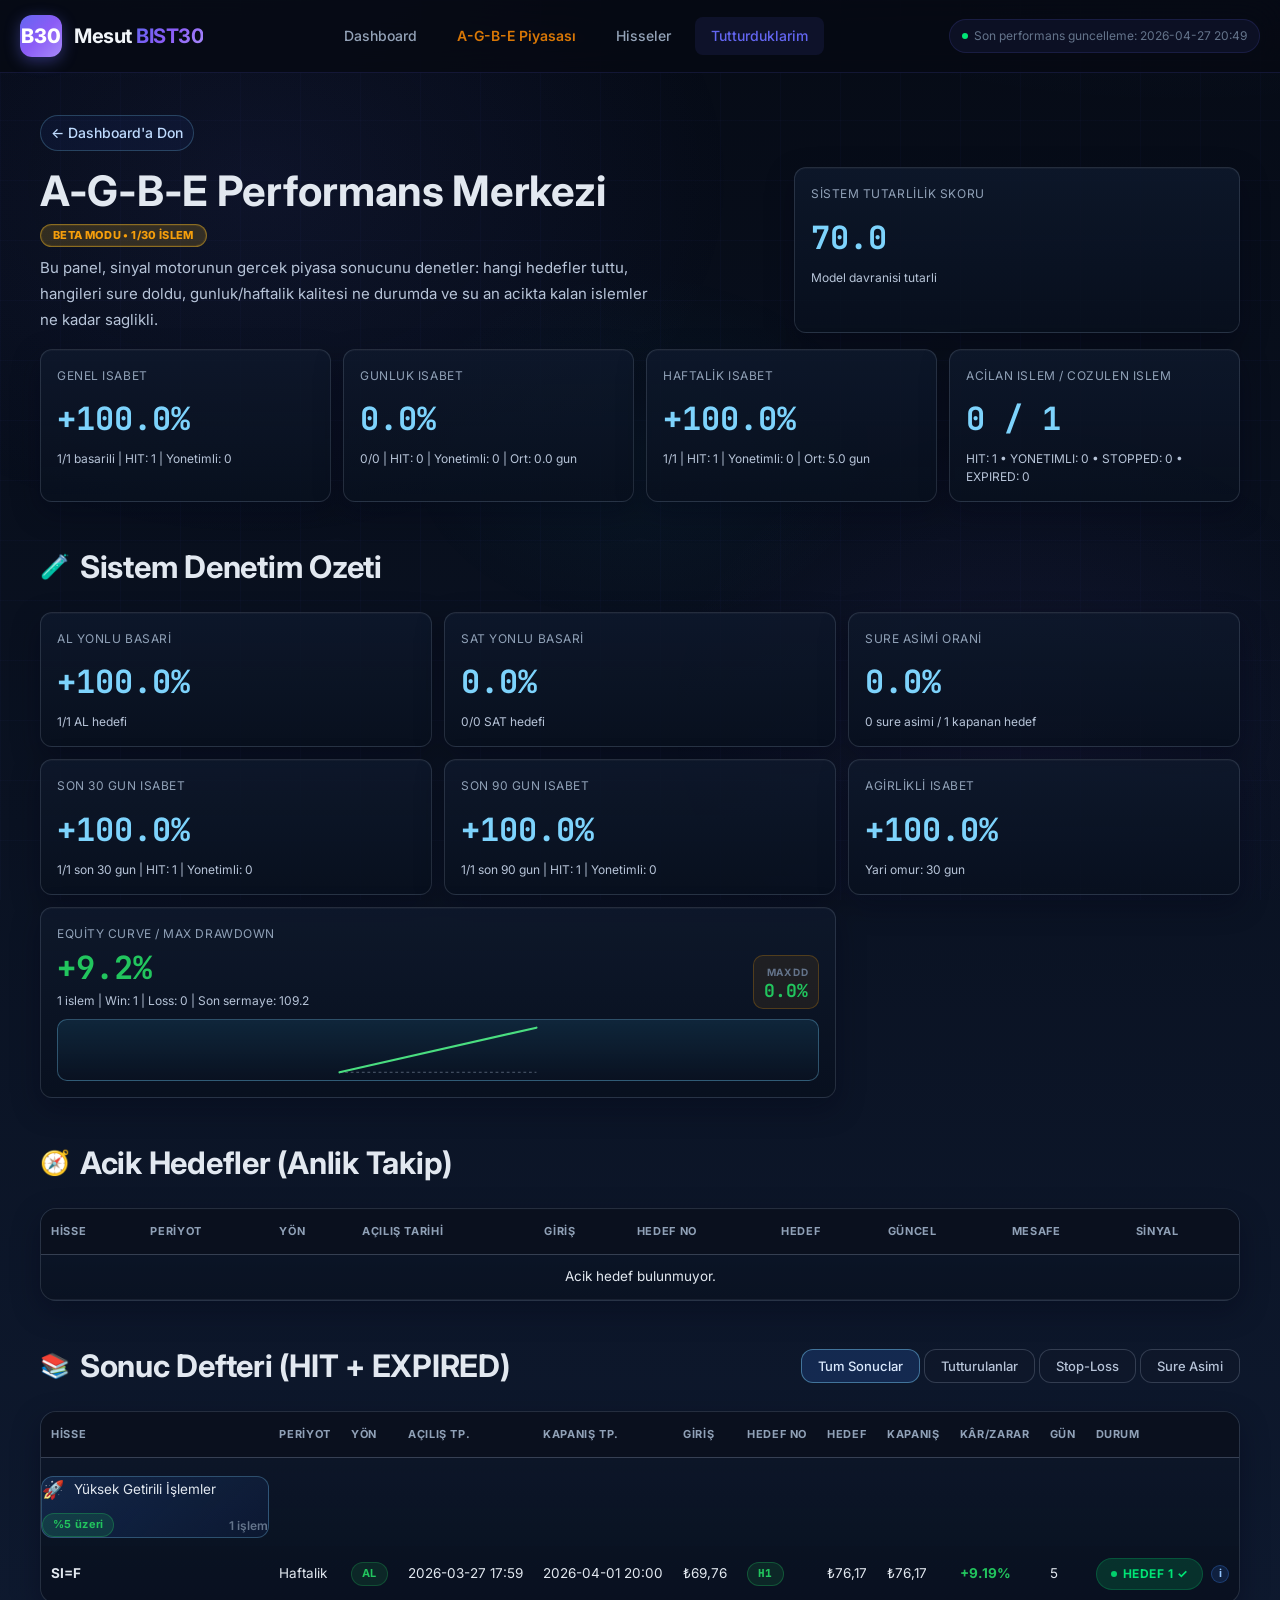
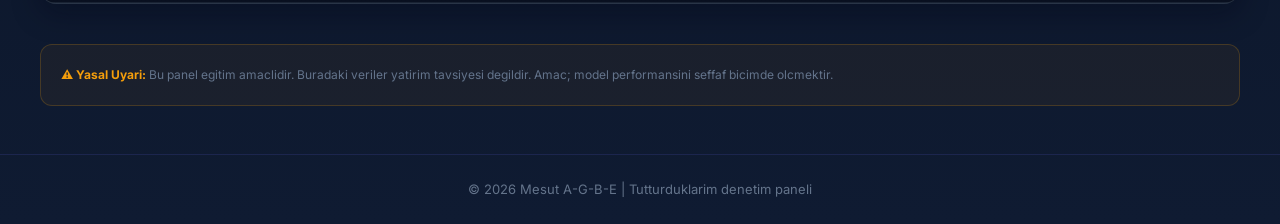
<file: site/agbe_tutturduklarim.html>
<!DOCTYPE html>
<html lang="tr">

<head>
    <meta charset="UTF-8">
    <meta name="viewport" content="width=device-width, initial-scale=1.0">
    <meta name="description" content="Tutturduklarim - Gunluk ve haftalik hedef performans denetim paneli">
    <title>A-G-B-E Tutturduklarim | Analiz</title>
    <link rel="stylesheet" href="css/style.css">
    <link rel="icon"
        href="data:image/svg+xml,%3Csvg xmlns='http://www.w3.org/2000/svg' viewBox='0 0 100 100'%3E%3Ctext y='.9em' font-size='90'%3E%F0%9F%8E%AF%3C/text%3E%3C/svg%3E">
</head>

<body class="perf-premium">
    <nav class="navbar">
        <div class="navbar-inner">
            <a href="index.html" class="logo">
                <div class="logo-icon">B30</div>
                <div class="logo-text">Mesut <span>BIST30</span></div>
            </a>
            <div class="nav-links">
                <a href="index.html" class="nav-link">Dashboard</a>
                <a href="agbe.html" class="nav-link" style="color:#d97706;font-weight:600;">A-G-B-E Piyasası</a>
                <a href="index.html#stock-table" class="nav-link">Hisseler</a>
                <a href="tutturduklarim.html" class="nav-link active">Tutturduklarim</a>
            </div>
            <button class="nav-toggle" id="navToggle" type="button" aria-label="Menüyü aç" aria-expanded="false" aria-controls="mobileNavPanel">
                <span class="sr-only">Menu</span>
                <span class="nav-toggle-bar"></span>
                <span class="nav-toggle-bar"></span>
                <span class="nav-toggle-bar"></span>
            </button>
            <div class="update-badge" id="perfUpdateBadge">
                <span class="update-dot"></span>
                <span id="perfUpdateText">Yukleniyor...</span>
            </div>
        </div>
        <div class="mobile-nav-panel" id="mobileNavPanel">
            <a href="index.html" class="mobile-nav-link">Dashboard</a>
            <a href="agbe.html" class="mobile-nav-link" style="color:#d97706;font-weight:600;">A-G-B-E Piyasası</a>
            <a href="index.html#stock-table" class="mobile-nav-link">Hisseler</a>
            <a href="tutturduklarim.html" class="mobile-nav-link active">Tutturduklarim</a>
        </div>
    </nav>

    <div class="container">
        <a href="index.html" class="back-link">&larr; Dashboard'a Don</a>

        <section class="perf-hero">
            <div>
                <div class="perf-title-row">
                    <h1 class="perf-hero-title">A-G-B-E Performans Merkezi</h1>
                    <span class="mode-badge" id="betaModeBadge">BETA MODU</span>
                </div>
                <p class="perf-hero-desc">
                    Bu panel, sinyal motorunun gercek piyasa sonucunu denetler: hangi hedefler tuttu, hangileri sure doldu,
                    gunluk/haftalik kalitesi ne durumda ve su an acikta kalan islemler ne kadar saglikli.
                </p>
            </div>
            <div class="perf-health-card">
                <div class="perf-health-label">Sistem Tutarlilik Skoru</div>
                <div class="perf-health-value" id="consistencyScore">--</div>
                <div class="perf-health-meta" id="consistencyMeta">Hesaplaniyor...</div>
            </div>
        </section>

        <section class="perf-kpi-grid">
            <article class="perf-kpi-card">
                <div class="perf-kpi-label">Genel Isabet</div>
                <div class="perf-kpi-value" id="overallHitRateLarge">--%</div>
                <div class="perf-kpi-meta" id="overallHitMetaLarge">--</div>
            </article>
            <article class="perf-kpi-card">
                <div class="perf-kpi-label">Gunluk Isabet</div>
                <div class="perf-kpi-value" id="dailyHitRateLarge">--%</div>
                <div class="perf-kpi-meta" id="dailyHitMetaLarge">--</div>
            </article>
            <article class="perf-kpi-card">
                <div class="perf-kpi-label">Haftalik Isabet</div>
                <div class="perf-kpi-value" id="weeklyHitRateLarge">--%</div>
                <div class="perf-kpi-meta" id="weeklyHitMetaLarge">--</div>
            </article>
            <article class="perf-kpi-card">
                <div class="perf-kpi-label">Acilan Islem / Cozulen Islem</div>
                <div class="perf-kpi-value" id="statusSummaryValue">--</div>
                <div class="perf-kpi-meta" id="statusSummaryMeta">--</div>
            </article>
        </section>

        <section class="section-header">
            <h2 class="section-title"><span class="icon">🧪</span> Sistem Denetim Ozeti</h2>
        </section>
        <section class="perf-audit-grid" id="auditGrid">
            <article class="perf-audit-card">
                <div class="perf-audit-title">AL Yonlu Basari</div>
                <div class="perf-audit-value" id="buyHitRate">--%</div>
                <div class="perf-audit-meta" id="buyHitMeta">--</div>
            </article>
            <article class="perf-audit-card">
                <div class="perf-audit-title">SAT Yonlu Basari</div>
                <div class="perf-audit-value" id="sellHitRate">--%</div>
                <div class="perf-audit-meta" id="sellHitMeta">--</div>
            </article>
            <article class="perf-audit-card">
                <div class="perf-audit-title">Sure Asimi Orani</div>
                <div class="perf-audit-value" id="expiredRate">--%</div>
                <div class="perf-audit-meta" id="expiredMeta">--</div>
            </article>
            <article class="perf-audit-card">
                <div class="perf-audit-title">Son 30 Gun Isabet</div>
                <div class="perf-audit-value" id="rolling30Rate">--%</div>
                <div class="perf-audit-meta" id="rolling30Meta">--</div>
            </article>
            <article class="perf-audit-card">
                <div class="perf-audit-title">Son 90 Gun Isabet</div>
                <div class="perf-audit-value" id="rolling90Rate">--%</div>
                <div class="perf-audit-meta" id="rolling90Meta">--</div>
            </article>
            <article class="perf-audit-card">
                <div class="perf-audit-title">Agirlikli Isabet</div>
                <div class="perf-audit-value" id="weightedRate">--%</div>
                <div class="perf-audit-meta" id="weightedMeta">--</div>
            </article>
            <article class="perf-audit-card equity-audit-card">
                <div class="perf-audit-title">Equity Curve / Max Drawdown</div>
                <div class="equity-metrics-line">
                    <div class="equity-main">
                        <div class="perf-audit-value" id="equityReturnValue">--%</div>
                        <div class="perf-audit-meta" id="equityMeta">--</div>
                    </div>
                    <div class="equity-dd-box">
                        <span class="equity-dd-label">Max DD</span>
                        <strong class="equity-dd-value" id="maxDrawdownValue">--%</strong>
                    </div>
                </div>
                <div class="equity-sparkline" id="equitySparkline" aria-label="Equity curve grafik"></div>
            </article>
        </section>

        <section class="section-header">
            <h2 class="section-title"><span class="icon">🧭</span> Acik Hedefler (Anlik Takip)</h2>
        </section>
        <div class="perf-table-wrapper">
            <table class="performance-table perf-table">
                <thead>
                    <tr>
                        <th>Hisse</th>
                        <th>Periyot</th>
                        <th>Yön</th>
                        <th>Açılış Tarihi</th>
                        <th>Giriş</th>
                        <th>Hedef No</th>
                        <th>Hedef</th>
                        <th>Güncel</th>
                        <th>Mesafe</th>
                        <th>Sinyal</th>
                    </tr>
                </thead>
                <tbody id="openTargetsBody">
                    <tr><td colspan="10" class="loading-cell">Yukleniyor...</td></tr>
                </tbody>
            </table>
        </div>

        <section class="section-header">
            <h2 class="section-title"><span class="icon">📚</span> Sonuc Defteri (HIT + EXPIRED)</h2>
            <div class="filter-tabs perf-filter-tabs">
                <button class="filter-tab active" data-status="ALL">Tum Sonuclar</button>
                <button class="filter-tab" data-status="HIT">Tutturulanlar</button>
                <button class="filter-tab" data-status="STOPPED">Stop-Loss</button>
                <button class="filter-tab" data-status="EXPIRED">Sure Asimi</button>
            </div>
        </section>
        <div class="perf-table-wrapper">
            <table class="performance-table perf-table">
                <thead>
                    <tr>
                        <th>Hisse</th>
                        <th>Periyot</th>
                        <th>Yön</th>
                        <th>Açılış Tp.</th>
                        <th>Kapanış Tp.</th>
                        <th>Giriş</th>
                        <th>Hedef No</th>
                        <th>Hedef</th>
                        <th>Kapanış</th>
                        <th>Kâr/Zarar</th>
                        <th>Gün</th>
                        <th>Durum</th>
                    </tr>
                </thead>
                <tbody id="resolvedBody">
                    <tr><td colspan="12" class="loading-cell">Yukleniyor...</td></tr>
                </tbody>
            </table>
        </div>

        <div class="disclaimer">
            <strong>⚠️ Yasal Uyari:</strong> Bu panel egitim amaclidir. Buradaki veriler yatirim tavsiyesi degildir.
            Amac; model performansini seffaf bicimde olcmektir.
        </div>
    </div>

    <footer class="footer">
        <p>© 2026 Mesut A-G-B-E | Tutturduklarim denetim paneli</p>
    </footer>

    <script src="js/tutturduklarim.js"></script>

    <!-- Floating Action & Bottom Nav -->
    <button class="scroll-top-btn" id="scrollTopBtn" aria-label="Yukari Cik">
        <svg viewBox="0 0 24 24"><path d="M12 4l-8 8h6v8h4v-8h6z"/></svg>
    </button>
    <nav class="bottom-nav">
        <div class="bottom-nav-inner">
            <a href="index.html" class="bottom-nav-link" id="navBist">
                <svg viewBox="0 0 24 24"><path d="M3 13h8V3H3v10zm0 8h8v-6H3v6zm10 0h8V11h-8v10zm0-18v6h8V3h-8z"/></svg>
                <span>BIST 30</span>
            </a>
            <a href="agbe.html" class="bottom-nav-link" id="navAgbe">
                <svg viewBox="0 0 24 24"><path d="M12 2C6.48 2 2 6.48 2 12s4.48 10 10 10 10-4.48 10-10S17.52 2 12 2zm1 13.5v1.5h-2v-1.5H8.5c-.83 0-1.5-.67-1.5-1.5v-2c0-.83.67-1.5 1.5-1.5h3v-1.5H8.5v-2H10V7h2v1.5h2.5c.83 0 1.5.67 1.5 1.5v2c0 .83-.67 1.5-1.5 1.5h-3v1.5h3v2z"/></svg>
                <span>AGBE</span>
            </a>
            <a href="tutturduklarim.html" class="bottom-nav-link" id="navPerfBist">
                <svg viewBox="0 0 24 24"><path d="M12 2C6.48 2 2 6.48 2 12s4.48 10 10 10 10-4.48 10-10S17.52 2 12 2zm-2 15l-5-5 1.41-1.41L10 14.17l7.59-7.59L19 8l-9 9z"/></svg>
                <span>Sonuç (B)</span>
            </a>
            <a href="agbe_tutturduklarim.html" class="bottom-nav-link" id="navPerfAgbe">
                <svg viewBox="0 0 24 24"><path d="M19 3H5c-1.1 0-2 .9-2 2v14c0 1.1.9 2 2 2h14c1.1 0 2-.9 2-2V5c0-1.1-.9-2-2-2zM9 17H7v-7h2v7zm4 0h-2V7h2v10zm4 0h-2v-4h2v4z"/></svg>
                <span>Sonuç (A)</span>
            </a>
        </div>
    </nav>
    <script>
        (function(){
            var path = window.location.pathname;
            if(path.includes('agbe_tutturduklarim')) document.getElementById('navPerfAgbe').classList.add('active-agbe');
            else if(path.includes('tutturduklarim')) document.getElementById('navPerfBist').classList.add('active');
            else if(path.includes('agbe')) document.getElementById('navAgbe').classList.add('active-agbe');
            else if(!path.includes('hisse')) document.getElementById('navBist').classList.add('active');

            var scrollBtn = document.getElementById('scrollTopBtn');
            window.addEventListener('scroll', function() {
                if(window.scrollY > 300) scrollBtn.classList.add('visible');
                else scrollBtn.classList.remove('visible');
            });
            scrollBtn.addEventListener('click', function() {
                window.scrollTo({ top: 0, behavior: 'smooth' });
            });
        })();
    </script>
</body>


</html>
</file>
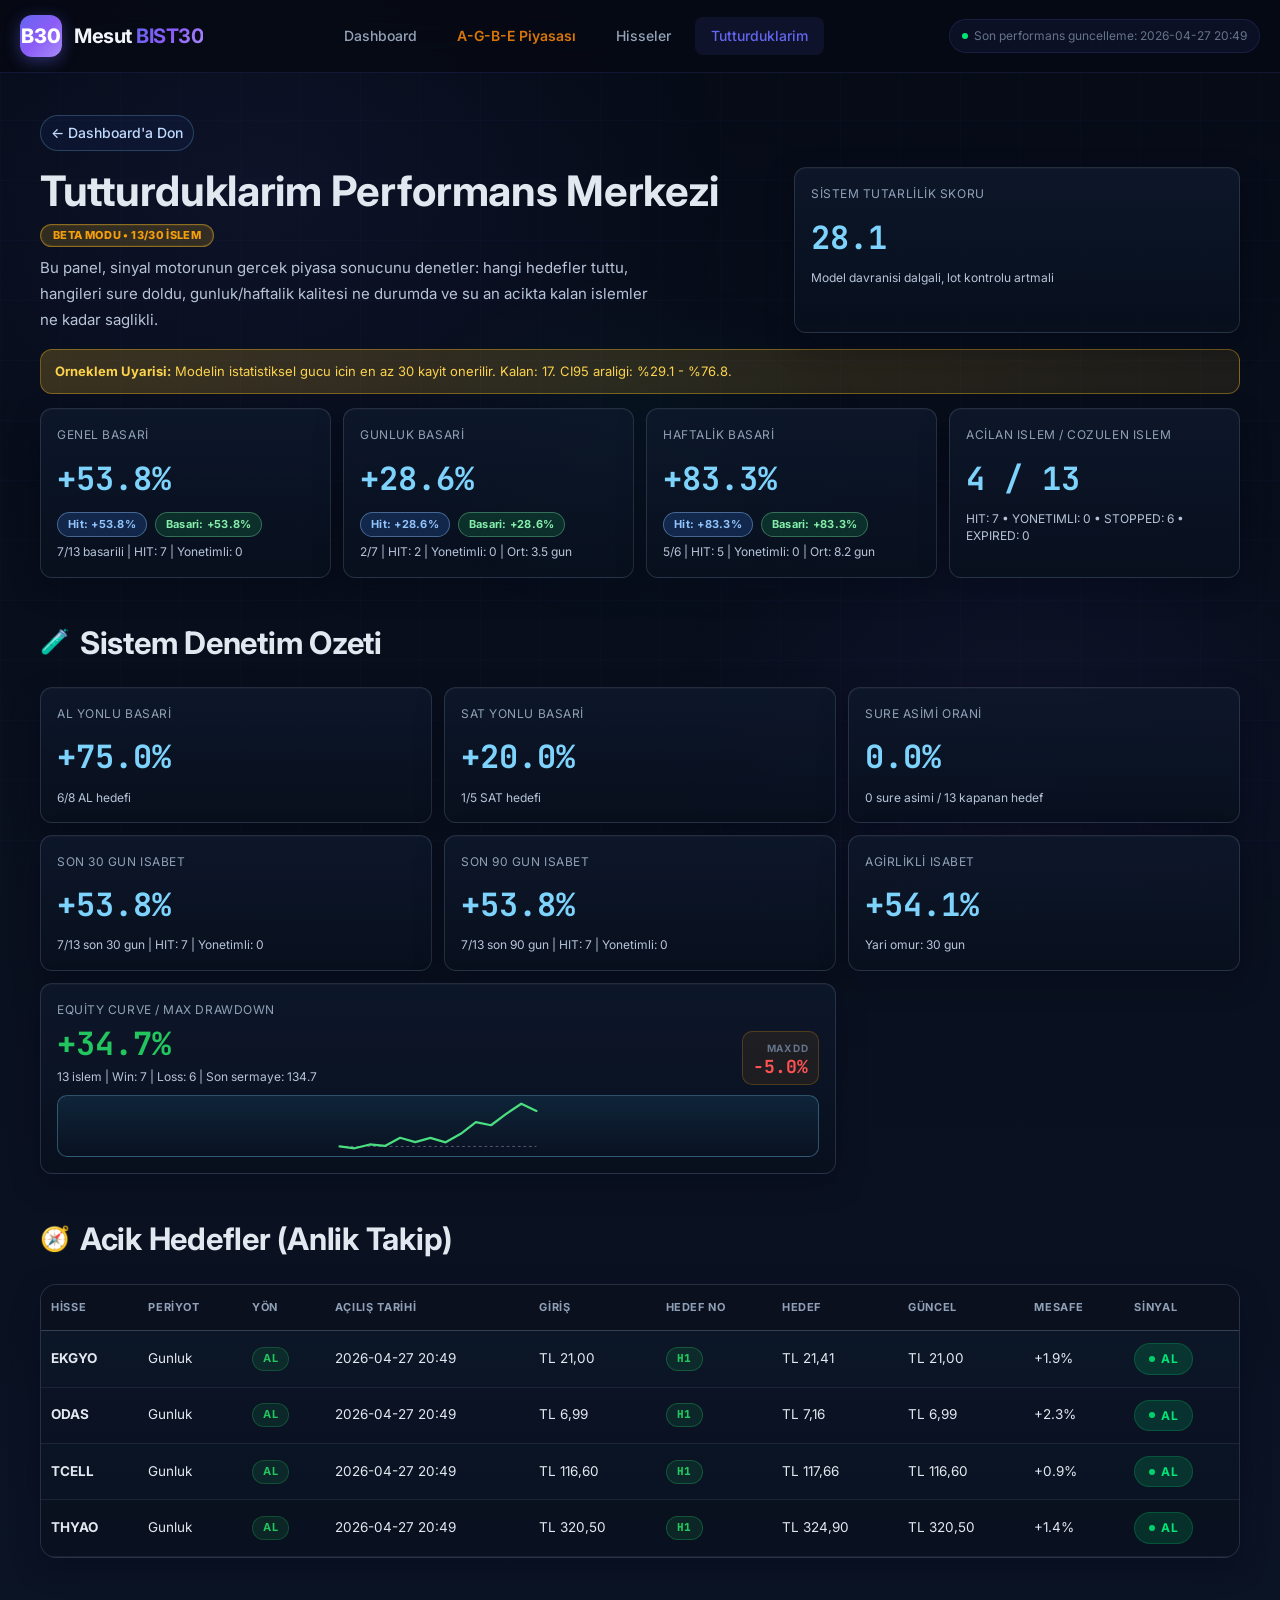
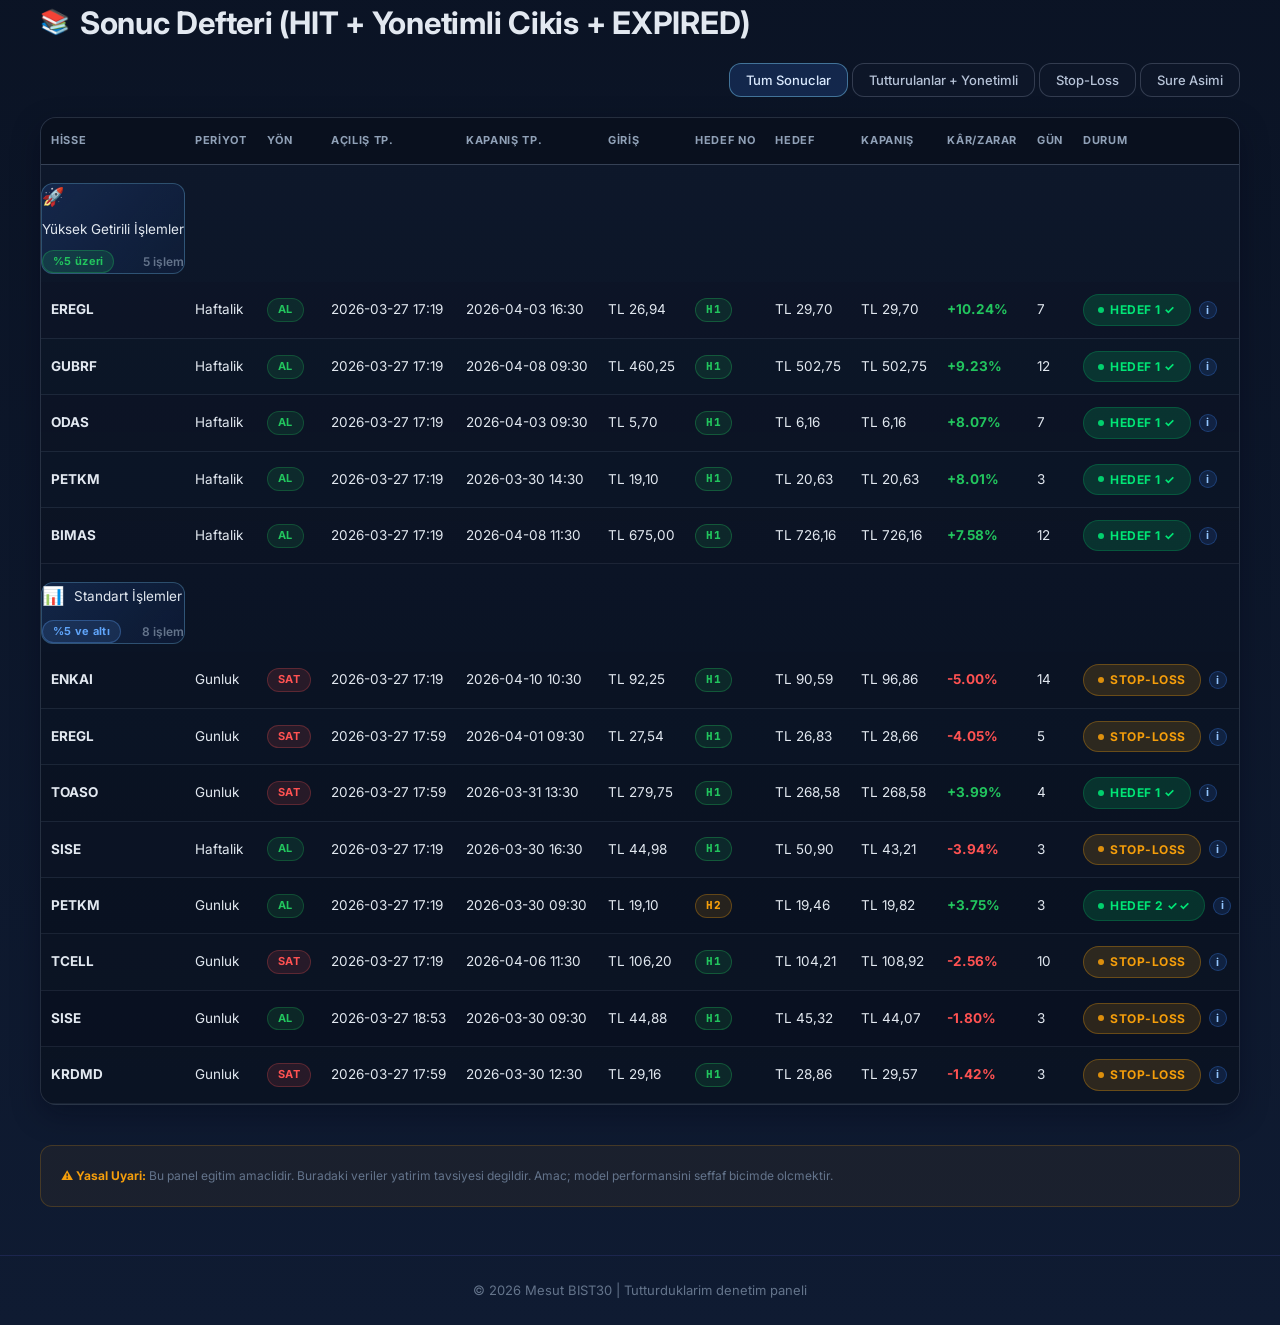
<file: site/tutturduklarim.html>
<!DOCTYPE html>
<html lang="tr">

<head>
    <meta charset="UTF-8">
    <meta name="viewport" content="width=device-width, initial-scale=1.0">
    <meta name="description" content="Tutturduklarim - Gunluk ve haftalik hedef performans denetim paneli">
    <title>Tutturduklarim | BIST 30 Analiz</title>
    <link rel="stylesheet" href="css/style.css">
    <link rel="icon"
        href="data:image/svg+xml,%3Csvg xmlns='http://www.w3.org/2000/svg' viewBox='0 0 100 100'%3E%3Ctext y='.9em' font-size='90'%3E%F0%9F%8E%AF%3C/text%3E%3C/svg%3E">
</head>

<body class="perf-premium">
    <nav class="navbar">
        <div class="navbar-inner">
            <a href="index.html" class="logo">
                <div class="logo-icon">B30</div>
                <div class="logo-text">Mesut <span>BIST30</span></div>
            </a>
            <div class="nav-links">
                <a href="index.html" class="nav-link">Dashboard</a>
                <a href="agbe.html" class="nav-link" style="color:#d97706;font-weight:600;">A-G-B-E Piyasası</a>
                <a href="index.html#stock-table" class="nav-link">Hisseler</a>
                <a href="tutturduklarim.html" class="nav-link active">Tutturduklarim</a>
            </div>
            <button class="nav-toggle" id="navToggle" type="button" aria-label="Menüyü aç" aria-expanded="false" aria-controls="mobileNavPanel">
                <span class="sr-only">Menu</span>
                <span class="nav-toggle-bar"></span>
                <span class="nav-toggle-bar"></span>
                <span class="nav-toggle-bar"></span>
            </button>
            <div class="update-badge" id="perfUpdateBadge">
                <span class="update-dot"></span>
                <span id="perfUpdateText">Yukleniyor...</span>
            </div>
        </div>
        <div class="mobile-nav-panel" id="mobileNavPanel">
            <a href="index.html" class="mobile-nav-link">Dashboard</a>
            <a href="agbe.html" class="mobile-nav-link" style="color:#d97706;font-weight:600;">A-G-B-E Piyasası</a>
            <a href="index.html#stock-table" class="mobile-nav-link">Hisseler</a>
            <a href="tutturduklarim.html" class="mobile-nav-link active">Tutturduklarim</a>
        </div>
    </nav>

    <div class="container">
        <a href="index.html" class="back-link">&larr; Dashboard'a Don</a>

        <section class="perf-hero">
            <div>
                <div class="perf-title-row">
                    <h1 class="perf-hero-title">Tutturduklarim Performans Merkezi</h1>
                    <span class="mode-badge" id="betaModeBadge">BETA MODU</span>
                </div>
                <p class="perf-hero-desc">
                    Bu panel, sinyal motorunun gercek piyasa sonucunu denetler: hangi hedefler tuttu, hangileri sure doldu,
                    gunluk/haftalik kalitesi ne durumda ve su an acikta kalan islemler ne kadar saglikli.
                </p>
            </div>
            <div class="perf-health-card">
                <div class="perf-health-label">Sistem Tutarlilik Skoru</div>
                <div class="perf-health-value" id="consistencyScore">--</div>
                <div class="perf-health-meta" id="consistencyMeta">Hesaplaniyor...</div>
            </div>
        </section>

        <section class="sample-warning-band" id="sampleWarningBand">
            Orneklem bilgisi kontrol ediliyor...
        </section>

        <section class="perf-kpi-grid">
            <article class="perf-kpi-card">
                <div class="perf-kpi-label">Genel Basari</div>
                <div class="perf-kpi-value" id="overallHitRateLarge">--%</div>
                <div class="kpi-rate-duo">
                    <span class="kpi-rate-chip is-hit" id="overallHitChip">Hit: --%</span>
                    <span class="kpi-rate-chip is-success" id="overallSuccessChip">Basari: --%</span>
                </div>
                <div class="perf-kpi-meta" id="overallHitMetaLarge">--</div>
            </article>
            <article class="perf-kpi-card">
                <div class="perf-kpi-label">Gunluk Basari</div>
                <div class="perf-kpi-value" id="dailyHitRateLarge">--%</div>
                <div class="kpi-rate-duo">
                    <span class="kpi-rate-chip is-hit" id="dailyHitChip">Hit: --%</span>
                    <span class="kpi-rate-chip is-success" id="dailySuccessChip">Basari: --%</span>
                </div>
                <div class="perf-kpi-meta" id="dailyHitMetaLarge">--</div>
            </article>
            <article class="perf-kpi-card">
                <div class="perf-kpi-label">Haftalik Basari</div>
                <div class="perf-kpi-value" id="weeklyHitRateLarge">--%</div>
                <div class="kpi-rate-duo">
                    <span class="kpi-rate-chip is-hit" id="weeklyHitChip">Hit: --%</span>
                    <span class="kpi-rate-chip is-success" id="weeklySuccessChip">Basari: --%</span>
                </div>
                <div class="perf-kpi-meta" id="weeklyHitMetaLarge">--</div>
            </article>
            <article class="perf-kpi-card">
                <div class="perf-kpi-label">Acilan Islem / Cozulen Islem</div>
                <div class="perf-kpi-value" id="statusSummaryValue">--</div>
                <div class="perf-kpi-meta" id="statusSummaryMeta">--</div>
            </article>
        </section>

        <section class="section-header">
            <h2 class="section-title"><span class="icon">🧪</span> Sistem Denetim Ozeti</h2>
        </section>
        <section class="perf-audit-grid" id="auditGrid">
            <article class="perf-audit-card">
                <div class="perf-audit-title">AL Yonlu Basari</div>
                <div class="perf-audit-value" id="buyHitRate">--%</div>
                <div class="perf-audit-meta" id="buyHitMeta">--</div>
            </article>
            <article class="perf-audit-card">
                <div class="perf-audit-title">SAT Yonlu Basari</div>
                <div class="perf-audit-value" id="sellHitRate">--%</div>
                <div class="perf-audit-meta" id="sellHitMeta">--</div>
            </article>
            <article class="perf-audit-card">
                <div class="perf-audit-title">Sure Asimi Orani</div>
                <div class="perf-audit-value" id="expiredRate">--%</div>
                <div class="perf-audit-meta" id="expiredMeta">--</div>
            </article>
            <article class="perf-audit-card">
                <div class="perf-audit-title">Son 30 Gun Isabet</div>
                <div class="perf-audit-value" id="rolling30Rate">--%</div>
                <div class="perf-audit-meta" id="rolling30Meta">--</div>
            </article>
            <article class="perf-audit-card">
                <div class="perf-audit-title">Son 90 Gun Isabet</div>
                <div class="perf-audit-value" id="rolling90Rate">--%</div>
                <div class="perf-audit-meta" id="rolling90Meta">--</div>
            </article>
            <article class="perf-audit-card">
                <div class="perf-audit-title">Agirlikli Isabet</div>
                <div class="perf-audit-value" id="weightedRate">--%</div>
                <div class="perf-audit-meta" id="weightedMeta">--</div>
            </article>
            <article class="perf-audit-card equity-audit-card">
                <div class="perf-audit-title">Equity Curve / Max Drawdown</div>
                <div class="equity-metrics-line">
                    <div class="equity-main">
                        <div class="perf-audit-value" id="equityReturnValue">--%</div>
                        <div class="perf-audit-meta" id="equityMeta">--</div>
                    </div>
                    <div class="equity-dd-box">
                        <span class="equity-dd-label">Max DD</span>
                        <strong class="equity-dd-value" id="maxDrawdownValue">--%</strong>
                    </div>
                </div>
                <div class="equity-sparkline" id="equitySparkline" aria-label="Equity curve grafik"></div>
            </article>
        </section>

        <section class="section-header">
            <h2 class="section-title"><span class="icon">🧭</span> Acik Hedefler (Anlik Takip)</h2>
        </section>
        <div class="perf-table-wrapper">
            <table class="performance-table perf-table">
                <thead>
                    <tr>
                        <th>Hisse</th>
                        <th>Periyot</th>
                        <th>Yön</th>
                        <th>Açılış Tarihi</th>
                        <th>Giriş</th>
                        <th>Hedef No</th>
                        <th>Hedef</th>
                        <th>Güncel</th>
                        <th>Mesafe</th>
                        <th>Sinyal</th>
                    </tr>
                </thead>
                <tbody id="openTargetsBody">
                    <tr><td colspan="10" class="loading-cell">Yukleniyor...</td></tr>
                </tbody>
            </table>
        </div>

        <section class="section-header">
            <h2 class="section-title"><span class="icon">📚</span> Sonuc Defteri (HIT + Yonetimli Cikis + EXPIRED)</h2>
            <div class="filter-tabs perf-filter-tabs">
                <button class="filter-tab active" data-status="ALL">Tum Sonuclar</button>
                <button class="filter-tab" data-status="HIT">Tutturulanlar + Yonetimli</button>
                <button class="filter-tab" data-status="STOPPED">Stop-Loss</button>
                <button class="filter-tab" data-status="EXPIRED">Sure Asimi</button>
            </div>
        </section>
        <div class="perf-table-wrapper">
            <table class="performance-table perf-table">
                <thead>
                    <tr>
                        <th>Hisse</th>
                        <th>Periyot</th>
                        <th>Yön</th>
                        <th>Açılış Tp.</th>
                        <th>Kapanış Tp.</th>
                        <th>Giriş</th>
                        <th>Hedef No</th>
                        <th>Hedef</th>
                        <th>Kapanış</th>
                        <th>Kâr/Zarar</th>
                        <th>Gün</th>
                        <th>Durum</th>
                    </tr>
                </thead>
                <tbody id="resolvedBody">
                    <tr><td colspan="12" class="loading-cell">Yukleniyor...</td></tr>
                </tbody>
            </table>
        </div>

        <div class="disclaimer">
            <strong>⚠️ Yasal Uyari:</strong> Bu panel egitim amaclidir. Buradaki veriler yatirim tavsiyesi degildir.
            Amac; model performansini seffaf bicimde olcmektir.
        </div>
    </div>

    <footer class="footer">
        <p>© 2026 Mesut BIST30 | Tutturduklarim denetim paneli</p>
    </footer>

    <script src="js/tutturduklarim.js"></script>

    <!-- Floating Action & Bottom Nav -->
    <button class="scroll-top-btn" id="scrollTopBtn" aria-label="Yukari Cik">
        <svg viewBox="0 0 24 24"><path d="M12 4l-8 8h6v8h4v-8h6z"/></svg>
    </button>
    <nav class="bottom-nav">
        <div class="bottom-nav-inner">
            <a href="index.html" class="bottom-nav-link" id="navBist">
                <svg viewBox="0 0 24 24"><path d="M3 13h8V3H3v10zm0 8h8v-6H3v6zm10 0h8V11h-8v10zm0-18v6h8V3h-8z"/></svg>
                <span>BIST 30</span>
            </a>
            <a href="agbe.html" class="bottom-nav-link" id="navAgbe">
                <svg viewBox="0 0 24 24"><path d="M12 2C6.48 2 2 6.48 2 12s4.48 10 10 10 10-4.48 10-10S17.52 2 12 2zm1 13.5v1.5h-2v-1.5H8.5c-.83 0-1.5-.67-1.5-1.5v-2c0-.83.67-1.5 1.5-1.5h3v-1.5H8.5v-2H10V7h2v1.5h2.5c.83 0 1.5.67 1.5 1.5v2c0 .83-.67 1.5-1.5 1.5h-3v1.5h3v2z"/></svg>
                <span>AGBE</span>
            </a>
            <a href="tutturduklarim.html" class="bottom-nav-link" id="navPerfBist">
                <svg viewBox="0 0 24 24"><path d="M12 2C6.48 2 2 6.48 2 12s4.48 10 10 10 10-4.48 10-10S17.52 2 12 2zm-2 15l-5-5 1.41-1.41L10 14.17l7.59-7.59L19 8l-9 9z"/></svg>
                <span>Sonuç (B)</span>
            </a>
            <a href="agbe_tutturduklarim.html" class="bottom-nav-link" id="navPerfAgbe">
                <svg viewBox="0 0 24 24"><path d="M19 3H5c-1.1 0-2 .9-2 2v14c0 1.1.9 2 2 2h14c1.1 0 2-.9 2-2V5c0-1.1-.9-2-2-2zM9 17H7v-7h2v7zm4 0h-2V7h2v10zm4 0h-2v-4h2v4z"/></svg>
                <span>Sonuç (A)</span>
            </a>
        </div>
    </nav>
    <script>
        (function(){
            var path = window.location.pathname;
            if(path.includes('agbe_tutturduklarim')) document.getElementById('navPerfAgbe').classList.add('active-agbe');
            else if(path.includes('tutturduklarim')) document.getElementById('navPerfBist').classList.add('active');
            else if(path.includes('agbe')) document.getElementById('navAgbe').classList.add('active-agbe');
            else if(!path.includes('hisse')) document.getElementById('navBist').classList.add('active');

            var scrollBtn = document.getElementById('scrollTopBtn');
            window.addEventListener('scroll', function() {
                if(window.scrollY > 300) scrollBtn.classList.add('visible');
                else scrollBtn.classList.remove('visible');
            });
            scrollBtn.addEventListener('click', function() {
                window.scrollTo({ top: 0, behavior: 'smooth' });
            });
        })();
    </script>
</body>


</html>
</file>
<file: site/css/style.css>
/* ========================================
   BIST 30 ANALİZ - PREMIUM DARK THEME
   Borsa Analiz Platformu CSS
   ======================================== */

@import url('https://fonts.googleapis.com/css2?family=Inter:wght@300;400;500;600;700;800;900&family=JetBrains+Mono:wght@400;500;600&display=swap');

/* ── CSS Variables ── */
:root {
    --bg-primary: #060a13;
    --bg-secondary: #0c1220;
    --bg-card: #111827;
    --bg-card-hover: #1a2332;
    --bg-glass: rgba(17, 24, 39, 0.7);

    --border-color: rgba(99, 102, 241, 0.15);
    --border-glow: rgba(99, 102, 241, 0.3);

    --text-primary: #f1f5f9;
    --text-secondary: #94a3b8;
    --text-muted: #64748b;

    --accent-blue: #6366f1;
    --accent-purple: #8b5cf6;
    --accent-cyan: #22d3ee;
    --accent-gold: #f59e0b;

    --bull-green: #00e676;
    --bull-green-soft: rgba(0, 230, 118, 0.15);
    --bear-red: #ff1744;
    --bear-red-soft: rgba(255, 23, 68, 0.15);
    --hold-yellow: #ffd740;
    --hold-yellow-soft: rgba(255, 215, 64, 0.15);

    --gradient-1: linear-gradient(135deg, #6366f1 0%, #8b5cf6 50%, #a78bfa 100%);
    --gradient-bull: linear-gradient(135deg, #00e676, #00c853);
    --gradient-bear: linear-gradient(135deg, #ff1744, #d50000);
    --gradient-hold: linear-gradient(135deg, #ffd740, #f59e0b);
    --gradient-card: linear-gradient(145deg, rgba(17, 24, 39, 0.9) 0%, rgba(12, 18, 32, 0.95) 100%);

    --shadow-card: 0 4px 24px rgba(0, 0, 0, 0.4);
    --shadow-glow: 0 0 20px rgba(99, 102, 241, 0.2);
    --shadow-bull: 0 0 20px rgba(0, 230, 118, 0.15);
    --shadow-bear: 0 0 20px rgba(255, 23, 68, 0.15);

    --radius-sm: 8px;
    --radius-md: 12px;
    --radius-lg: 16px;
    --radius-xl: 24px;

    --transition: all 0.3s cubic-bezier(0.4, 0, 0.2, 1);
}

/* ── Reset & Base ── */
*,
*::before,
*::after {
    margin: 0;
    padding: 0;
    box-sizing: border-box;
}

html {
    scroll-behavior: smooth;
    overflow-x: hidden;
    width: 100%;
}

body {
    font-family: 'Inter', -apple-system, BlinkMacSystemFont, sans-serif;
    background: var(--bg-primary);
    color: var(--text-primary);
    line-height: 1.6;
    min-height: 100vh;
    overflow-x: hidden;
    width: 100%;
    position: relative;
}

/* ── Animated Background ── */
body::before {
    content: '';
    position: fixed;
    top: 0;
    left: 0;
    width: 100%;
    height: 100%;
    background:
        radial-gradient(ellipse 800px 600px at 20% 20%, rgba(99, 102, 241, 0.08) 0%, transparent 60%),
        radial-gradient(ellipse 600px 500px at 80% 80%, rgba(139, 92, 246, 0.06) 0%, transparent 60%),
        radial-gradient(ellipse 400px 300px at 50% 50%, rgba(34, 211, 238, 0.04) 0%, transparent 60%);
    pointer-events: none;
    z-index: 0;
}

/* ── Grid Lines Background ── */
body::after {
    content: '';
    position: fixed;
    top: 0;
    left: 0;
    width: 100%;
    height: 100%;
    background-image:
        linear-gradient(rgba(99, 102, 241, 0.03) 1px, transparent 1px),
        linear-gradient(90deg, rgba(99, 102, 241, 0.03) 1px, transparent 1px);
    background-size: 60px 60px;
    pointer-events: none;
    z-index: 0;
}

/* ── Layout ── */
.container {
    max-width: 1400px;
    margin: 0 auto;
    padding: 0 20px;
    position: relative;
    z-index: 1;
}

/* ── Header / Navbar ── */
.navbar {
    background: rgba(6, 10, 19, 0.85);
    backdrop-filter: blur(20px);
    -webkit-backdrop-filter: blur(20px);
    border-bottom: 1px solid var(--border-color);
    position: sticky;
    top: 0;
    z-index: 100;
    padding: 0 20px;
}

.navbar-inner {
    max-width: 1400px;
    margin: 0 auto;
    display: flex;
    align-items: center;
    justify-content: space-between;
    height: 72px;
}

.logo {
    display: flex;
    align-items: center;
    gap: 12px;
    text-decoration: none;
}

.logo-icon {
    width: 42px;
    height: 42px;
    background: var(--gradient-1);
    border-radius: var(--radius-md);
    display: flex;
    align-items: center;
    justify-content: center;
    font-size: 20px;
    font-weight: 800;
    color: white;
    box-shadow: 0 4px 15px rgba(99, 102, 241, 0.4);
    animation: pulse-glow 3s ease-in-out infinite;
}

@keyframes pulse-glow {

    0%,
    100% {
        box-shadow: 0 4px 15px rgba(99, 102, 241, 0.4);
    }

    50% {
        box-shadow: 0 4px 25px rgba(99, 102, 241, 0.6);
    }
}

.logo-text {
    font-size: 20px;
    font-weight: 700;
    color: var(--text-primary);
    letter-spacing: -0.5px;
}

.logo-text span {
    background: var(--gradient-1);
    -webkit-background-clip: text;
    -webkit-text-fill-color: transparent;
    background-clip: text;
}

.nav-links {
    display: flex;
    align-items: center;
    gap: 8px;
}

.nav-link {
    padding: 8px 16px;
    color: var(--text-secondary);
    text-decoration: none;
    font-size: 14px;
    font-weight: 500;
    border-radius: var(--radius-sm);
    transition: var(--transition);
}

.nav-link:hover,
.nav-link.active {
    color: var(--text-primary);
    background: rgba(99, 102, 241, 0.1);
}

.nav-link.active {
    color: var(--accent-blue);
}


.sr-only {
    position: absolute;
    width: 1px;
    height: 1px;
    padding: 0;
    margin: -1px;
    overflow: hidden;
    clip: rect(0, 0, 0, 0);
    border: 0;
}

.nav-toggle {
    display: none;
    width: 40px;
    height: 40px;
    border-radius: 10px;
    border: 1px solid var(--border-color);
    background: rgba(99, 102, 241, 0.08);
    align-items: center;
    justify-content: center;
    flex-direction: column;
    gap: 5px;
    cursor: pointer;
}

.nav-toggle-bar {
    width: 18px;
    height: 2px;
    border-radius: 999px;
    background: var(--text-primary);
    transition: transform 0.25s ease, opacity 0.2s ease;
}

.mobile-nav-panel {
    display: none;
}

.mobile-nav-link {
    text-decoration: none;
}

body.nav-open .nav-toggle-bar:nth-child(2) {
    transform: translateY(7px) rotate(45deg);
}

body.nav-open .nav-toggle-bar:nth-child(3) {
    opacity: 0;
}

body.nav-open .nav-toggle-bar:nth-child(4) {
    transform: translateY(-7px) rotate(-45deg);
}

.update-badge {
    display: flex;
    align-items: center;
    gap: 6px;
    font-size: 12px;
    color: var(--text-muted);
    padding: 6px 12px;
    background: rgba(99, 102, 241, 0.08);
    border: 1px solid var(--border-color);
    border-radius: 20px;
}

.update-dot {
    width: 6px;
    height: 6px;
    background: var(--bull-green);
    border-radius: 50%;
    animation: blink 2s ease-in-out infinite;
}

@keyframes blink {

    0%,
    100% {
        opacity: 1;
    }

    50% {
        opacity: 0.3;
    }
}

/* ── Market Summary Bar ── */
.market-bar {
    background: var(--bg-secondary);
    border-bottom: 1px solid var(--border-color);
    padding: 12px 20px;
    overflow: hidden;
}

.market-bar-inner {
    max-width: 1400px;
    margin: 0 auto;
    display: flex;
    align-items: center;
    gap: 32px;
}

.market-item {
    display: flex;
    align-items: center;
    gap: 8px;
    white-space: nowrap;
}

.market-item-label {
    font-size: 12px;
    color: var(--text-muted);
    text-transform: uppercase;
    letter-spacing: 0.5px;
}

.market-item-value {
    font-family: 'JetBrains Mono', monospace;
    font-size: 14px;
    font-weight: 600;
    color: var(--text-primary);
}

.market-item-change {
    font-family: 'JetBrains Mono', monospace;
    font-size: 13px;
    font-weight: 600;
    padding: 2px 8px;
    border-radius: 4px;
}

.market-item-change.positive {
    color: var(--bull-green);
    background: var(--bull-green-soft);
}

.market-item-change.negative {
    color: var(--bear-red);
    background: var(--bear-red-soft);
}

/* ── Hero Section ── */
.hero {
    padding: 48px 0 32px;
    text-align: center;
}

.hero h1 {
    font-size: 40px;
    font-weight: 800;
    letter-spacing: -1px;
    margin-bottom: 12px;
    line-height: 1.2;
}

.hero h1 .gradient {
    background: var(--gradient-1);
    -webkit-background-clip: text;
    -webkit-text-fill-color: transparent;
    background-clip: text;
}

.hero p {
    font-size: 16px;
    color: var(--text-secondary);
    max-width: 600px;
    margin: 0 auto;
}

/* ── Signal Summary Cards ── */
.signal-summary {
    display: grid;
    grid-template-columns: repeat(auto-fit, minmax(180px, 1fr));
    gap: 16px;
    margin: 32px 0;
}

.signal-card {
    background: var(--gradient-card);
    border: 1px solid var(--border-color);
    border-radius: var(--radius-lg);
    padding: 24px;
    text-align: center;
    transition: var(--transition);
    position: relative;
    overflow: hidden;
}

.signal-card::before {
    content: '';
    position: absolute;
    top: 0;
    left: 0;
    right: 0;
    height: 3px;
    border-radius: var(--radius-lg) var(--radius-lg) 0 0;
}

.signal-card.buy::before {
    background: var(--gradient-bull);
}

.signal-card.sell::before {
    background: var(--gradient-bear);
}

.signal-card.hold::before {
    background: var(--gradient-hold);
}

.signal-card.total::before {
    background: var(--gradient-1);
}

.signal-card:hover {
    transform: translateY(-4px);
    box-shadow: var(--shadow-card);
    border-color: var(--border-glow);
}

.signal-card-number {
    font-size: 36px;
    font-weight: 800;
    font-family: 'JetBrains Mono', monospace;
    margin-bottom: 4px;
}

.signal-card.buy .signal-card-number {
    color: var(--bull-green);
}

.signal-card.sell .signal-card-number {
    color: var(--bear-red);
}

.signal-card.hold .signal-card-number {
    color: var(--hold-yellow);
}

.signal-card.total .signal-card-number {
    color: var(--accent-blue);
}

.signal-card-label {
    font-size: 13px;
    color: var(--text-secondary);
    font-weight: 500;
    text-transform: uppercase;
    letter-spacing: 0.5px;
}

/* ── Stock Table ── */
.section-header {
    display: flex;
    align-items: center;
    justify-content: space-between;
    margin: 40px 0 20px;
    flex-wrap: wrap;
    gap: 16px;
}

.section-title {
    font-size: 22px;
    font-weight: 700;
    display: flex;
    align-items: center;
    gap: 10px;
}

.section-title .icon {
    font-size: 24px;
}

/* ── Filter & Search ── */
.controls {
    display: flex;
    align-items: center;
    gap: 10px;
    flex-wrap: wrap;
}

.search-box {
    position: relative;
}

.search-box input {
    background: var(--bg-card);
    border: 1px solid var(--border-color);
    border-radius: var(--radius-md);
    padding: 10px 16px 10px 40px;
    color: var(--text-primary);
    font-size: 14px;
    font-family: 'Inter', sans-serif;
    width: 220px;
    transition: var(--transition);
    outline: none;
}

.search-box input:focus {
    border-color: var(--accent-blue);
    box-shadow: 0 0 0 3px rgba(99, 102, 241, 0.15);
}

.search-box input::placeholder {
    color: var(--text-muted);
}

.search-box::before {
    content: '🔍';
    position: absolute;
    left: 14px;
    top: 50%;
    transform: translateY(-50%);
    font-size: 14px;
}

.filter-btn {
    padding: 10px 16px;
    background: var(--bg-card);
    border: 1px solid var(--border-color);
    border-radius: var(--radius-md);
    color: var(--text-secondary);
    font-size: 13px;
    font-weight: 500;
    cursor: pointer;
    transition: var(--transition);
    font-family: 'Inter', sans-serif;
}

.filter-btn:hover,
.filter-btn.active {
    background: rgba(99, 102, 241, 0.1);
    border-color: var(--accent-blue);
    color: var(--text-primary);
}

.filter-btn.active {
    color: var(--accent-blue);
}

/* ── Stock Table ── */
.stock-table-wrapper {
    background: var(--gradient-card);
    border: 1px solid var(--border-color);
    border-radius: var(--radius-lg);
    overflow: hidden;
    box-shadow: var(--shadow-card);
    transition: transform 0.25s ease, box-shadow 0.25s ease, border-color 0.25s ease;
}

.stock-table-wrapper:hover {
    border-color: rgba(34, 211, 238, 0.25);
    box-shadow: 0 14px 34px rgba(6, 10, 20, 0.45);
}

.stock-table {
    width: 100%;
    border-collapse: collapse;
}

.stock-table thead th {
    padding: 14px 16px;
    text-align: left;
    font-size: 12px;
    font-weight: 600;
    color: var(--text-muted);
    text-transform: uppercase;
    letter-spacing: 0.5px;
    border-bottom: 1px solid var(--border-color);
    background: rgba(99, 102, 241, 0.03);
    cursor: pointer;
    user-select: none;
    white-space: nowrap;
    transition: var(--transition);
}

.stock-table thead th:hover {
    color: var(--text-primary);
    background: rgba(99, 102, 241, 0.08);
}

.stock-table tbody tr {
    transition: var(--transition);
    cursor: pointer;
    border-bottom: 1px solid rgba(99, 102, 241, 0.05);
}

.stock-table tbody tr:hover {
    background: rgba(99, 102, 241, 0.06);
}

.stock-table td {
    padding: 14px 16px;
    font-size: 14px;
    vertical-align: middle;
}

.stock-name {
    display: flex;
    flex-direction: column;
    gap: 2px;
}

.stock-ticker {
    font-weight: 700;
    font-family: 'JetBrains Mono', monospace;
    color: var(--text-primary);
    font-size: 14px;
}

.stock-fullname {
    font-size: 12px;
    color: var(--text-muted);
}

.stock-price {
    font-family: 'JetBrains Mono', monospace;
    font-weight: 600;
    font-size: 14px;
}

.stock-change {
    font-family: 'JetBrains Mono', monospace;
    font-weight: 600;
    font-size: 13px;
    padding: 4px 10px;
    border-radius: 6px;
    display: inline-block;
}

.stock-change.positive {
    color: var(--bull-green);
    background: var(--bull-green-soft);
}

.stock-change.negative {
    color: var(--bear-red);
    background: var(--bear-red-soft);
}

.stock-change.neutral {
    color: var(--text-muted);
}

.rsi-value {
    font-family: 'JetBrains Mono', monospace;
    font-weight: 500;
    font-size: 13px;
}

.rsi-value.overbought {
    color: var(--bear-red);
}

.rsi-value.oversold {
    color: var(--bull-green);
}

.rsi-value.neutral {
    color: var(--text-secondary);
}

/* ── Signal Badge ── */
.signal-badge {
    padding: 6px 14px;
    border-radius: 20px;
    font-size: 12px;
    font-weight: 700;
    text-transform: uppercase;
    letter-spacing: 0.5px;
    display: inline-flex;
    align-items: center;
    gap: 6px;
    white-space: nowrap;
}

.signal-badge.strong-buy,
.signal-badge.buy,
.signal-badge.weak-buy {
    background: var(--bull-green-soft);
    color: var(--bull-green);
    border: 1px solid rgba(0, 230, 118, 0.2);
}

.signal-badge.strong-sell,
.signal-badge.sell,
.signal-badge.weak-sell {
    background: var(--bear-red-soft);
    color: var(--bear-red);
    border: 1px solid rgba(255, 23, 68, 0.2);
}

.signal-badge.stopped {
    background: rgba(245, 158, 11, 0.15);
    color: #f59e0b;
    border: 1px solid rgba(245, 158, 11, 0.3);
}

.signal-badge.hold {
    background: var(--hold-yellow-soft);
    color: var(--hold-yellow);
    border: 1px solid rgba(255, 215, 64, 0.2);
}

.signal-badge .dot {
    width: 6px;
    height: 6px;
    border-radius: 50%;
    background: currentColor;
    animation: blink 1.5s ease-in-out infinite;
}

/* ── Score Bar ── */
.score-bar {
    width: 80px;
    height: 6px;
    background: var(--bg-secondary);
    border-radius: 3px;
    overflow: hidden;
    position: relative;
}

.score-bar-fill {
    height: 100%;
    border-radius: 3px;
    transition: width 0.5s ease;
}

.score-value {
    font-family: 'JetBrains Mono', monospace;
    font-size: 12px;
    font-weight: 600;
    margin-top: 4px;
}

/* ── Top Signals Section ── */
.top-signals {
    display: grid;
    grid-template-columns: 1fr 1fr;
    gap: 20px;
    margin: 32px 0;
}

.top-signal-box {
    background: var(--gradient-card);
    border: 1px solid var(--border-color);
    border-radius: var(--radius-lg);
    padding: 24px;
    position: relative;
    overflow: hidden;
}

.top-signal-box::before {
    content: '';
    position: absolute;
    top: 0;
    left: 0;
    right: 0;
    height: 3px;
}

.top-signal-box.buy-box::before {
    background: var(--gradient-bull);
}

.top-signal-box.sell-box::before {
    background: var(--gradient-bear);
}

.top-signal-title {
    font-size: 16px;
    font-weight: 700;
    margin-bottom: 16px;
    display: flex;
    align-items: center;
    gap: 8px;
}

.top-signal-item {
    display: flex;
    align-items: center;
    justify-content: space-between;
    padding: 10px 0;
    border-bottom: 1px solid rgba(99, 102, 241, 0.05);
    transition: var(--transition);
    cursor: pointer;
}

.top-signal-item:hover {
    padding-left: 8px;
}

.top-signal-item:last-child {
    border-bottom: none;
}

.top-signal-ticker {
    font-family: 'JetBrains Mono', monospace;
    font-weight: 700;
    font-size: 14px;
}

.top-signal-score {
    font-family: 'JetBrains Mono', monospace;
    font-weight: 600;
    font-size: 13px;
    padding: 4px 10px;
    border-radius: 6px;
}

/* ── Detail Page ── */
.stock-header {
    padding: 32px 0 24px;
    display: flex;
    align-items: flex-start;
    justify-content: space-between;
    flex-wrap: wrap;
    gap: 20px;
}

.stock-header-left {
    display: flex;
    flex-direction: column;
    gap: 8px;
}

.stock-header-ticker {
    font-size: 16px;
    font-family: 'JetBrains Mono', monospace;
    color: var(--accent-blue);
    font-weight: 600;
}

.stock-header-name {
    font-size: 32px;
    font-weight: 800;
    letter-spacing: -0.5px;
}

.stock-header-sector {
    font-size: 14px;
    color: var(--text-muted);
    padding: 4px 12px;
    background: rgba(99, 102, 241, 0.08);
    border-radius: 20px;
    display: inline-block;
}

.stock-header-right {
    text-align: right;
    display: flex;
    flex-direction: column;
    align-items: flex-end;
    gap: 8px;
}

.stock-header-price {
    font-size: 36px;
    font-weight: 800;
    font-family: 'JetBrains Mono', monospace;
}

.stock-header-change {
    font-size: 18px;
    font-family: 'JetBrains Mono', monospace;
    font-weight: 600;
    padding: 4px 16px;
    border-radius: var(--radius-sm);
}

.back-link {
    display: inline-flex;
    align-items: center;
    gap: 6px;
    color: var(--text-secondary);
    text-decoration: none;
    font-size: 14px;
    margin-top: 24px;
    padding: 8px 16px;
    border-radius: var(--radius-md);
    transition: var(--transition);
}

.back-link:hover {
    color: var(--text-primary);
    background: rgba(99, 102, 241, 0.08);
}

/* ── Period Tabs ── */
.period-tabs {
    display: flex;
    gap: 4px;
    background: var(--bg-card);
    border-radius: var(--radius-md);
    padding: 4px;
    border: 1px solid var(--border-color);
    width: fit-content;
    margin: 24px 0;
}

.period-tab {
    padding: 8px 20px;
    border: none;
    background: transparent;
    color: var(--text-secondary);
    font-size: 13px;
    font-weight: 600;
    font-family: 'Inter', sans-serif;
    border-radius: var(--radius-sm);
    cursor: pointer;
    transition: var(--transition);
}

.period-tab:hover {
    color: var(--text-primary);
}

.period-tab.active {
    background: var(--accent-blue);
    color: white;
    box-shadow: 0 2px 8px rgba(99, 102, 241, 0.3);
}

/* ── Chart Container ── */
.chart-container {
    background: var(--gradient-card);
    border: 1px solid var(--border-color);
    border-radius: var(--radius-lg);
    padding: 24px;
    margin-bottom: 20px;
    box-shadow: var(--shadow-card);
}

.chart-title {
    font-size: 14px;
    font-weight: 600;
    color: var(--text-secondary);
    margin-bottom: 16px;
    text-transform: uppercase;
    letter-spacing: 0.5px;
}

.chart-area {
    height: 400px;
    position: relative;
}

.chart-area canvas {
    width: 100% !important;
    height: 100% !important;
}

.chart-grid {
    display: grid;
    grid-template-columns: 1fr 1fr;
    gap: 20px;
    margin-bottom: 20px;
}

.chart-grid .chart-area {
    height: 250px;
}

/* ── Indicator Cards ── */
.indicators-grid {
    display: grid;
    grid-template-columns: repeat(auto-fit, minmax(280px, 1fr));
    gap: 16px;
    margin: 20px 0;
}

.indicator-card {
    background: var(--gradient-card);
    border: 1px solid var(--border-color);
    border-radius: var(--radius-lg);
    padding: 20px;
    transition: var(--transition);
}

.indicator-card:hover {
    border-color: var(--border-glow);
    box-shadow: var(--shadow-glow);
}

.indicator-name {
    font-size: 12px;
    font-weight: 600;
    color: var(--text-muted);
    text-transform: uppercase;
    letter-spacing: 0.5px;
    margin-bottom: 8px;
}

.indicator-value {
    font-size: 24px;
    font-weight: 700;
    font-family: 'JetBrains Mono', monospace;
    margin-bottom: 4px;
}

.indicator-comment {
    font-size: 13px;
    color: var(--text-secondary);
}

.indicator-bar {
    width: 100%;
    height: 8px;
    background: var(--bg-secondary);
    border-radius: 4px;
    margin-top: 12px;
    overflow: hidden;
}

.indicator-bar-fill {
    height: 100%;
    border-radius: 4px;
    transition: width 0.8s ease;
}

/* ── Recommendation Card ── */
.rec-card {
    background: var(--gradient-card);
    border: 1px solid var(--border-color);
    border-radius: var(--radius-xl);
    padding: 32px;
    margin: 24px 0;
    text-align: center;
    position: relative;
    overflow: hidden;
}

.rec-card.buy {
    border-color: rgba(0, 230, 118, 0.2);
    box-shadow: var(--shadow-bull);
}

.rec-card.sell {
    border-color: rgba(255, 23, 68, 0.2);
    box-shadow: var(--shadow-bear);
}

.rec-signal {
    font-size: 32px;
    font-weight: 900;
    margin-bottom: 8px;
    letter-spacing: 1px;
}

.rec-score {
    font-size: 48px;
    font-weight: 800;
    font-family: 'JetBrains Mono', monospace;
    margin: 16px 0;
}

.rec-confidence {
    font-size: 14px;
    color: var(--text-secondary);
}

.rec-confidence-bar {
    width: 200px;
    height: 8px;
    background: var(--bg-secondary);
    border-radius: 4px;
    margin: 8px auto 0;
    overflow: hidden;
}

.rec-confidence-fill {
    height: 100%;
    border-radius: 4px;
    background: var(--gradient-1);
    transition: width 1s ease;
}

/* ── Analysis Details ── */
.analysis-details {
    margin: 24px 0;
}

.analysis-item {
    display: flex;
    align-items: center;
    justify-content: space-between;
    padding: 16px 20px;
    background: var(--gradient-card);
    border: 1px solid var(--border-color);
    border-radius: var(--radius-md);
    margin-bottom: 8px;
    transition: var(--transition);
}

.analysis-item:hover {
    border-color: var(--border-glow);
}

.analysis-left {
    display: flex;
    align-items: center;
    gap: 12px;
}

.analysis-indicator-name {
    font-weight: 600;
    font-size: 14px;
    min-width: 100px;
}

.analysis-comment {
    font-size: 13px;
    color: var(--text-secondary);
}

.analysis-score {
    font-family: 'JetBrains Mono', monospace;
    font-weight: 700;
    font-size: 14px;
    padding: 4px 12px;
    border-radius: 6px;
    white-space: nowrap;
}

.analysis-score.positive {
    color: var(--bull-green);
    background: var(--bull-green-soft);
}

.analysis-score.negative {
    color: var(--bear-red);
    background: var(--bear-red-soft);
}

.analysis-score.neutral {
    color: var(--text-muted);
    background: rgba(100, 116, 139, 0.1);
}

/* ── Disclaimer ── */
.disclaimer {
    margin: 40px 0;
    padding: 20px;
    background: rgba(245, 158, 11, 0.05);
    border: 1px solid rgba(245, 158, 11, 0.2);
    border-radius: var(--radius-md);
    font-size: 12px;
    color: var(--text-muted);
    line-height: 1.7;
}

.disclaimer strong {
    color: var(--accent-gold);
}

/* ── Footer ── */
.footer {
    border-top: 1px solid var(--border-color);
    padding: 32px 20px;
    margin-top: 60px;
    text-align: center;
}

.footer p {
    font-size: 13px;
    color: var(--text-muted);
}

.footer a {
    color: var(--accent-blue);
    text-decoration: none;
}

/* ── Loading ── */
.loading {
    display: flex;
    flex-direction: column;
    align-items: center;
    justify-content: center;
    padding: 80px 20px;
    gap: 20px;
}

.spinner {
    width: 48px;
    height: 48px;
    border: 3px solid var(--border-color);
    border-top-color: var(--accent-blue);
    border-radius: 50%;
    animation: spin 0.8s linear infinite;
}

@keyframes spin {
    to {
        transform: rotate(360deg);
    }
}

.loading-text {
    font-size: 14px;
    color: var(--text-secondary);
}

/* ── Responsive ── */
@media (max-width: 768px) {
    .navbar-inner {
        height: auto;
        min-height: 68px;
        padding: 12px 0;
        gap: 12px;
    }

    .nav-links {
        display: none;
    }

    .nav-toggle {
        display: inline-flex;
    }

    .update-badge {
        margin-left: auto;
    }

    .mobile-nav-panel {
        display: grid;
        gap: 6px;
        max-height: 0;
        overflow: hidden;
        overflow-y: auto;
        -webkit-overflow-scrolling: touch;
        opacity: 0;
        padding: 0;
        border-top: 1px solid transparent;
        transition: max-height 0.25s ease, opacity 0.2s ease, padding 0.2s ease;
    }

    .mobile-nav-link {
        display: block;
        color: var(--text-secondary);
        padding: 9px 8px;
        border-radius: 8px;
        font-size: 14px;
        border: 1px solid transparent;
    }

    .mobile-nav-link.active {
        color: var(--accent-blue);
        border-color: rgba(99, 102, 241, 0.25);
        background: rgba(99, 102, 241, 0.08);
    }

    body.nav-open .mobile-nav-panel {
        max-height: calc(100dvh - 150px);
        opacity: 1;
        padding: 10px 0 calc(14px + env(safe-area-inset-bottom));
        border-top-color: var(--border-color);
    }

    .hero h1 {
        font-size: 28px;
    }

    .signal-summary {
        grid-template-columns: repeat(2, 1fr);
    }

    .top-signals {
        grid-template-columns: 1fr;
    }

    .chart-grid {
        grid-template-columns: 1fr;
    }

    .stock-table-wrapper {
        overflow: visible;
    }

    .stock-table {
        min-width: 0;
    }

    .stock-header {
        flex-direction: column;
    }

    .stock-header-right {
        align-items: flex-start;
        text-align: left;
    }

    .stock-header-price {
        font-size: 28px;
    }

    .indicators-grid {
        grid-template-columns: 1fr;
    }

    .section-header {
        flex-direction: column;
        align-items: flex-start;
    }

    .controls {
        width: 100%;
    }

    .search-box input {
        width: 100%;
    }

    .analysis-item {
        flex-direction: column;
        align-items: flex-start;
        gap: 8px;
    }

    .market-bar-inner {
        flex-wrap: wrap;
        gap: 12px;
        justify-content: center;
    }

    .market-item-freshness {
        margin-left: 0;
        flex-wrap: wrap;
    }

    .market-refresh-btn {
        width: 100%;
        text-align: center;
    }
}

@media (max-width: 480px) {
    .update-badge {
        width: 100%;
        justify-content: center;
    }

    .mobile-nav-link {
        font-size: 13px;
    }

    .signal-summary {
        grid-template-columns: 1fr 1fr;
        gap: 10px;
    }

    .signal-card {
        padding: 16px;
    }

    .signal-card-number {
        font-size: 28px;
    }

    .container {
        padding: 0 12px;
    }
}

/* ── Scrollbar ── */
::-webkit-scrollbar {
    width: 8px;
    height: 8px;
}

::-webkit-scrollbar-track {
    background: var(--bg-secondary);
}

::-webkit-scrollbar-thumb {
    background: var(--border-color);
    border-radius: 4px;
}

::-webkit-scrollbar-thumb:hover {
    background: var(--accent-blue);
}

/* ── Animations ── */
@keyframes fadeInUp {
    from {
        opacity: 0;
        transform: translateY(20px);
    }

    to {
        opacity: 1;
        transform: translateY(0);
    }
}

.fade-in {
    animation: fadeInUp 0.5s ease forwards;
}

.fade-in-delay-1 {
    animation-delay: 0.1s;
    opacity: 0;
}

.fade-in-delay-2 {
    animation-delay: 0.2s;
    opacity: 0;
}

.fade-in-delay-3 {
    animation-delay: 0.3s;
    opacity: 0;
}

.fade-in-delay-4 {
    animation-delay: 0.4s;
    opacity: 0;
}

/* ============================
   V2.0 — New Section Styles
   ============================ */

/* ── Gradient Text ── */
.gradient-text {
    background: var(--gradient-1);
    -webkit-background-clip: text;
    -webkit-text-fill-color: transparent;
    background-clip: text;
}

/* ── Market Bar Labels ── */
.market-label {
    font-size: 11px;
    color: var(--text-muted);
    text-transform: uppercase;
    letter-spacing: 0.5px;
}

.market-value {
    font-family: 'JetBrains Mono', monospace;
    font-size: 14px;
    font-weight: 600;
    color: var(--text-primary);
}

.market-change {
    font-family: 'JetBrains Mono', monospace;
    font-size: 13px;
    font-weight: 600;
    padding: 2px 8px;
    border-radius: 4px;
}

.market-change.positive {
    color: var(--bull-green);
    background: var(--bull-green-soft);
}

.market-change.negative {
    color: var(--bear-red);
    background: var(--bear-red-soft);
}

.market-item-freshness {
    margin-left: auto;
    gap: 10px;
}


.market-refresh-btn {
    border: 1px solid rgba(34, 211, 238, 0.35);
    background: rgba(34, 211, 238, 0.12);
    color: var(--accent-cyan);
    border-radius: 999px;
    padding: 4px 10px;
    font-size: 11px;
    font-weight: 700;
    letter-spacing: 0.2px;
    cursor: pointer;
    transition: var(--transition);
}

.market-refresh-btn:hover {
    background: rgba(34, 211, 238, 0.2);
    border-color: rgba(34, 211, 238, 0.55);
}

.market-refresh-btn:disabled {
    opacity: 0.65;
    cursor: wait;
}

#manualRefreshStatus {
    color: var(--text-muted);
    display: inline-flex;
    align-items: center;
    gap: 8px;
    min-height: 16px;
}

#manualRefreshStatus.loading::before {
    content: '';
    width: 10px;
    height: 10px;
    border-radius: 999px;
    border: 2px solid rgba(34, 211, 238, 0.25);
    border-top-color: var(--accent-cyan);
    animation: refreshSpin 0.8s linear infinite;
    flex: 0 0 auto;
}

#manualRefreshStatus.error {
    color: var(--bear-red);
}

@keyframes refreshSpin {
    to {
        transform: rotate(360deg);
    }
}

.market-freshness-state {
    font-size: 11px;
    font-weight: 700;
    padding: 3px 8px;
    border-radius: 999px;
    border: 1px solid var(--border-color);
    color: var(--text-secondary);
    background: rgba(255, 255, 255, 0.04);
}

.market-freshness-state.fresh {
    color: var(--bull-green);
    border-color: rgba(34, 197, 94, 0.45);
    background: rgba(34, 197, 94, 0.12);
}

.market-freshness-state.warn {
    color: var(--accent-yellow);
    border-color: rgba(255, 215, 64, 0.4);
    background: rgba(255, 215, 64, 0.12);
}

.market-freshness-state.stale {
    color: var(--bear-red);
    border-color: rgba(255, 82, 82, 0.45);
    background: rgba(255, 82, 82, 0.12);
}

/* ── Hero Updates ── */
.hero-title {
    font-size: 40px;
    font-weight: 800;
    letter-spacing: -1px;
    margin-bottom: 12px;
    line-height: 1.2;
    text-shadow: 0 8px 26px rgba(2, 8, 14, 0.45);
}

.hero-desc {
    font-size: 16px;
    color: var(--text-secondary);
    max-width: 700px;
    margin: 0 auto;
}

/* ── Signal Count/Label ── */
.signal-count {
    font-size: 36px;
    font-weight: 800;
    font-family: 'JetBrains Mono', monospace;
    margin-bottom: 4px;
}

.signal-card.buy .signal-count {
    color: var(--bull-green);
}

.signal-card.sell .signal-count {
    color: var(--bear-red);
}

.signal-card.hold .signal-count {
    color: var(--hold-yellow);
}

.signal-card.total .signal-count {
    color: var(--accent-blue);
}

.signal-label {
    font-size: 13px;
    color: var(--text-secondary);
    font-weight: 500;
    text-transform: uppercase;
    letter-spacing: 0.5px;
}

/* ── Table Controls ── */
.table-controls {
    display: flex;
    align-items: center;
    gap: 12px;
    flex-wrap: wrap;
}

.search-icon {
    font-size: 14px;
    position: absolute;
    left: 14px;
    top: 50%;
    transform: translateY(-50%);
}

.search-input {
    background: var(--bg-card);
    border: 1px solid var(--border-color);
    border-radius: var(--radius-md);
    padding: 10px 16px 10px 36px;
    color: var(--text-primary);
    font-size: 14px;
    font-family: 'Inter', sans-serif;
    width: 200px;
    transition: var(--transition);
    outline: none;
}

.search-input:focus {
    border-color: var(--accent-blue);
    box-shadow: 0 0 0 3px rgba(99, 102, 241, 0.15);
}

.search-input::placeholder {
    color: var(--text-muted);
}

.filter-tabs {
    display: flex;
    gap: 4px;
}

.filter-tab {
    padding: 8px 16px;
    background: var(--bg-card);
    border: 1px solid var(--border-color);
    border-radius: var(--radius-md);
    color: var(--text-secondary);
    font-size: 13px;
    font-weight: 500;
    cursor: pointer;
    transition: var(--transition);
    font-family: 'Inter', sans-serif;
}

.filter-tab:hover,
.filter-tab.active {
    background: rgba(99, 102, 241, 0.1);
    border-color: var(--accent-blue);
    color: var(--text-primary);
}

.filter-tab.active {
    color: var(--accent-blue);
}

/* ── Top Signals Grid ── */
.top-signals-grid {
    display: grid;
    grid-template-columns: 1fr 1fr;
    gap: 20px;
    margin: 20px 0;
}

.top-signals-list {
    background: var(--gradient-card);
    border: 1px solid var(--border-color);
    border-radius: var(--radius-lg);
    padding: 16px;
}

.top-signal-item {
    display: flex;
    align-items: center;
    justify-content: space-between;
    padding: 12px 8px;
    border-bottom: 1px solid rgba(99, 102, 241, 0.05);
    transition: var(--transition);
    text-decoration: none;
    color: inherit;
    border-radius: var(--radius-sm);
}

.top-signal-item:hover {
    background: rgba(99, 102, 241, 0.06);
    padding-left: 12px;
}

.top-signal-item:last-child {
    border-bottom: none;
}

.top-signal-left {
    display: flex;
    align-items: center;
    gap: 8px;
    font-size: 14px;
}

.top-signal-right {
    display: flex;
    align-items: center;
    gap: 10px;
}

/* ── Stock Table Cell ── */
.stock-cell-name {
    display: flex;
    flex-direction: column;
    gap: 2px;
}

.stock-cell-name strong {
    font-family: 'JetBrains Mono', monospace;
    font-size: 14px;
}

.stock-sector {
    font-size: 11px;
    color: var(--text-muted);
}

.price-cell {
    font-family: 'JetBrains Mono', monospace;
    font-weight: 600;
    font-size: 14px;
}

.price-main {
    font-size: 14px;
    font-weight: 700;
}

.price-ranges {
    margin-top: 3px;
    font-size: 10px;
    color: var(--text-muted);
    line-height: 1.35;
}

.setup-badge,
.rr-badge {
    display: inline-block;
    font-family: 'JetBrains Mono', monospace;
    font-size: 11px;
    border-radius: 999px;
    padding: 2px 8px;
    border: 1px solid var(--border-color);
}

.setup-badge.grade-a {
    color: var(--bull-green);
    background: rgba(34, 197, 94, 0.12);
}

.setup-badge.grade-b {
    color: var(--accent-yellow);
    background: rgba(255, 215, 64, 0.12);
}

.setup-badge.grade-c {
    color: var(--bear-red);
    background: rgba(255, 82, 82, 0.12);
}

.setup-hint {
    display: block;
    margin-top: 3px;
    font-size: 10px;
    color: var(--text-muted);
}

.rr-badge.rr-good {
    color: var(--bull-green);
    background: rgba(34, 197, 94, 0.12);
}

.rr-badge.rr-mid {
    color: var(--accent-yellow);
    background: rgba(255, 215, 64, 0.12);
}

.rr-badge.rr-low,
.rr-badge.rr-neutral {
    color: var(--bear-red);
    background: rgba(255, 82, 82, 0.12);
}

.score-cell {
    display: flex;
    flex-direction: column;
    align-items: flex-end;
    gap: 4px;
}

.stock-row {
    transition: background-color 0.15s ease, transform 0.2s ease, box-shadow 0.2s ease;
}

.stock-row:hover {
    background-color: var(--bg-card-hover);
    transform: translateY(-1px);
    box-shadow: 0 4px 16px rgba(99, 102, 241, 0.08);
}

/* ── Index Commentary ── */
.index-commentary-grid {
    display: grid;
    grid-template-columns: 1fr 1fr;
    gap: 20px;
    margin: 20px 0;
}

.index-card {
    background: var(--gradient-card);
    border: 1px solid var(--border-color);
    border-radius: var(--radius-lg);
    padding: 24px;
    transition: var(--transition);
}

.index-card:hover {
    border-color: var(--border-glow);
    box-shadow: var(--shadow-glow);
}

.index-card-header {
    display: flex;
    justify-content: space-between;
    align-items: flex-start;
    margin-bottom: 16px;
}

.index-name {
    font-size: 14px;
    color: var(--text-muted);
    text-transform: uppercase;
    letter-spacing: 0.5px;
    font-weight: 600;
}

.index-value {
    font-family: 'JetBrains Mono', monospace;
    font-size: 28px;
    font-weight: 800;
    color: var(--text-primary);
    margin-top: 4px;
}

.index-trend {
    font-size: 14px;
    font-weight: 700;
    margin-bottom: 8px;
}

.index-comment {
    font-size: 14px;
    color: var(--text-secondary);
    line-height: 1.6;
}

/* ── News Section ── */
.news-grid {
    display: grid;
    grid-template-columns: repeat(auto-fit, minmax(280px, 1fr));
    gap: 16px;
    margin: 20px 0;
}

.news-card {
    background: var(--gradient-card);
    border: 1px solid var(--border-color);
    border-radius: var(--radius-md);
    padding: 20px;
    display: flex;
    gap: 14px;
    transition: var(--transition);
}

.news-card:hover {
    border-color: var(--border-glow);
    transform: translateY(-2px);
}

.news-icon {
    font-size: 28px;
    flex-shrink: 0;
}

.news-content {
    flex: 1;
}

.news-title {
    font-size: 14px;
    font-weight: 700;
    margin-bottom: 6px;
    color: var(--text-primary);
}

.news-summary {
    font-size: 13px;
    color: var(--text-secondary);
    line-height: 1.5;
    margin-bottom: 8px;
}

.news-meta {
    font-size: 11px;
    color: var(--text-muted);
}

/* ── Data Freshness ── */
.data-freshness {
    display: flex;
    align-items: center;
    gap: 16px;
    background: rgba(99, 102, 241, 0.06);
    border: 1px solid var(--border-color);
    border-radius: var(--radius-md);
    padding: 16px 20px;
    margin: 32px 0;
}

.data-freshness-top {
    margin: 12px 0 20px;
}

.freshness-icon {
    font-size: 32px;
    flex-shrink: 0;
}

.freshness-info {
    font-size: 13px;
    color: var(--text-secondary);
    line-height: 1.6;
}

.freshness-info strong {
    color: var(--text-primary);
}

/* ── Back Link ── */
.back-link {
    display: inline-block;
    color: var(--accent-blue);
    text-decoration: none;
    font-size: 14px;
    font-weight: 500;
    padding: 12px 0;
    transition: var(--transition);
}

.back-link:hover {
    color: var(--accent-cyan);
    transform: translateX(-4px);
}

/* ── Explanation Card ── */
.explanation-card {
    background: var(--gradient-card);
    border: 1px solid var(--border-color);
    border-radius: var(--radius-lg);
    padding: 24px;
    margin-bottom: 24px;
    line-height: 1.8;
}

.explanation-text {
    font-size: 14px;
    color: var(--text-secondary);
}

.explanation-section-title {
    font-size: 15px;
    font-weight: 700;
    color: var(--text-primary);
    margin-top: 16px;
    margin-bottom: 8px;
}

.explanation-section-title:first-child {
    margin-top: 0;
}

.explanation-bullet {
    padding-left: 12px;
    font-family: 'JetBrains Mono', monospace;
    font-size: 13px;
    color: var(--text-primary);
    line-height: 1.7;
}

.explanation-line {
    margin-bottom: 4px;
}

/* ── Targets Grid ── */
.targets-grid {
    display: grid;
    grid-template-columns: repeat(auto-fit, minmax(180px, 1fr));
    gap: 12px;
    margin-bottom: 24px;
}

.target-card {
    background: var(--gradient-card);
    border: 1px solid var(--border-color);
    border-radius: var(--radius-md);
    padding: 20px;
    text-align: center;
    transition: var(--transition);
}

.target-card:hover {
    transform: translateY(-3px);
    box-shadow: var(--shadow-card);
}

.target-card.buy-target {
    border-color: rgba(0, 230, 118, 0.2);
}

.target-card.sell-target {
    border-color: rgba(255, 23, 68, 0.2);
}

.target-card.stop-target {
    border-color: rgba(255, 23, 68, 0.3);
    background: linear-gradient(145deg, rgba(255, 23, 68, 0.08) 0%, rgba(17, 24, 39, 0.95) 100%);
}

.target-card.add-target {
    border-color: rgba(34, 211, 238, 0.3);
    background: linear-gradient(145deg, rgba(34, 211, 238, 0.08) 0%, rgba(17, 24, 39, 0.95) 100%);
}

.target-icon {
    font-size: 24px;
    margin-bottom: 8px;
}

.target-label {
    font-size: 12px;
    color: var(--text-muted);
    text-transform: uppercase;
    letter-spacing: 0.5px;
    margin-bottom: 8px;
    font-weight: 600;
}

.target-value {
    font-family: 'JetBrains Mono', monospace;
    font-size: 20px;
    font-weight: 700;
    color: var(--text-primary);
}

.target-pct {
    font-family: 'JetBrains Mono', monospace;
    font-size: 12px;
    color: var(--bull-green);
    margin-top: 4px;
}

.sell-target .target-value {
    color: var(--bear-red);
}

.sell-target .target-pct {
    color: var(--bear-red);
}

/* ── Fibonacci / Support-Resistance Levels ── */
.levels-grid {
    display: grid;
    grid-template-columns: 1fr 1fr;
    gap: 20px;
    margin-bottom: 24px;
}

.levels-section {
    background: var(--gradient-card);
    border: 1px solid var(--border-color);
    border-radius: var(--radius-lg);
    padding: 20px;
}

.levels-title {
    font-size: 15px;
    font-weight: 700;
    margin-bottom: 16px;
    color: var(--text-primary);
}

.level-row {
    display: flex;
    align-items: center;
    justify-content: space-between;
    padding: 8px 12px;
    border-radius: var(--radius-sm);
    margin-bottom: 4px;
    font-size: 13px;
    transition: var(--transition);
}

.level-row:hover {
    background: rgba(99, 102, 241, 0.06);
}

.level-row.level-active {
    background: rgba(99, 102, 241, 0.12);
    border: 1px solid var(--border-glow);
}

.level-label {
    font-weight: 500;
    color: var(--text-secondary);
}

.level-value {
    font-family: 'JetBrains Mono', monospace;
    font-weight: 600;
    color: var(--text-primary);
}

.level-badge {
    font-size: 11px;
    color: var(--accent-cyan);
    font-weight: 600;
}

/* ── Indicator Cards (Updated) ── */
.indicators-grid {
    display: grid;
    grid-template-columns: repeat(auto-fit, minmax(200px, 1fr));
    gap: 12px;
    margin-bottom: 24px;
}

.indicator-card {
    background: var(--gradient-card);
    border: 1px solid var(--border-color);
    border-radius: var(--radius-md);
    padding: 16px;
    transition: var(--transition);
}

.indicator-card:hover {
    border-color: var(--border-glow);
    transform: translateY(-2px);
}

.indicator-name {
    font-size: 12px;
    color: var(--text-muted);
    text-transform: uppercase;
    letter-spacing: 0.5px;
    font-weight: 600;
    margin-bottom: 8px;
}

.indicator-value {
    font-family: 'JetBrains Mono', monospace;
    font-size: 24px;
    font-weight: 700;
    margin-bottom: 4px;
}

.indicator-comment {
    font-size: 12px;
    color: var(--text-secondary);
    margin-top: 4px;
}

.indicator-bar {
    width: 100%;
    height: 4px;
    background: var(--bg-secondary);
    border-radius: 2px;
    overflow: hidden;
    margin-top: 8px;
}

.indicator-bar-fill {
    height: 100%;
    background: var(--accent-blue);
    border-radius: 2px;
    transition: width 0.8s ease;
}

/* ── Analysis Details ── */
.analysis-details {
    margin-bottom: 24px;
}

.analysis-item {
    display: flex;
    align-items: flex-start;
    justify-content: space-between;
    padding: 16px 20px;
    background: var(--gradient-card);
    border: 1px solid var(--border-color);
    border-radius: var(--radius-md);
    margin-bottom: 8px;
    transition: var(--transition);
    gap: 16px;
}

.analysis-item:hover {
    border-color: var(--border-glow);
}

.analysis-left {
    display: flex;
    gap: 12px;
    align-items: flex-start;
    flex: 1;
}

.analysis-indicator-name {
    font-size: 14px;
    font-weight: 700;
    color: var(--text-primary);
    margin-bottom: 4px;
}

.analysis-comment {
    font-size: 13px;
    color: var(--text-secondary);
    line-height: 1.5;
}

.analysis-score {
    font-family: 'JetBrains Mono', monospace;
    font-weight: 700;
    font-size: 14px;
    padding: 4px 10px;
    border-radius: 6px;
    white-space: nowrap;
}

.analysis-score.positive {
    color: var(--bull-green);
    background: var(--bull-green-soft);
}

.analysis-score.negative {
    color: var(--bear-red);
    background: var(--bear-red-soft);
}

.analysis-score.neutral {
    color: var(--hold-yellow);
    background: var(--hold-yellow-soft);
}

/* ── Loading ── */
.loading {
    display: flex;
    align-items: center;
    justify-content: center;
    gap: 12px;
    padding: 40px;
}

.spinner {
    width: 24px;
    height: 24px;
    border: 3px solid var(--border-color);
    border-top-color: var(--accent-blue);
    border-radius: 50%;
    animation: spin 0.8s linear infinite;
}

@keyframes spin {
    to {
        transform: rotate(360deg);
    }
}

.loading-text {
    color: var(--text-muted);
    font-size: 14px;
}

.loading-cell {
    text-align: center;
    padding: 40px;
}

/* ── Footer override ── */
.footer {
    text-align: center;
    padding: 24px;
    font-size: 12px;
    color: var(--text-muted);
    border-top: 1px solid var(--border-color);
    margin-top: 48px;
}

/* ── Responsive for new sections ── */
@media (max-width: 768px) {

    .index-commentary-grid,
    .top-signals-grid,
    .levels-grid {
        grid-template-columns: 1fr;
    }

    html, body {
        overflow-x: hidden !important;
        max-width: 100vw;
    }

    *, *::before, *::after {
        box-sizing: border-box;
    }

    .container, .market-bar-inner, .navbar-inner {
        max-width: 100vw;
        overflow-x: hidden;
    }

    .targets-grid {
        grid-template-columns: repeat(2, 1fr);
    }

    .table-controls {
        flex-direction: column;
        align-items: stretch;
    }

    .search-input {
        width: 100%;
    }

    .analysis-item {
        flex-direction: column;
    }

    .hero-title {
        font-size: 28px;
    }

    .index-value {
        font-size: 22px;
    }

    .indicator-value {
        font-size: 20px;
    }

    /* ── Mobile Table Stacked Cards ── */
    .stock-table-wrapper, .performance-table-wrapper {
        border: none;
        background: transparent;
        border-radius: 0;
        margin-bottom: 80px;
        padding: 0 4px;
    }
    
    table {
        border-collapse: collapse;
        width: 100%;
    }
    
    table thead {
        display: none;
    }

    table tr {
        display: flex;
        flex-direction: column;
        background: var(--gradient-card);
        border: 1px solid var(--border-color);
        border-radius: 16px;
        margin-bottom: 14px;
        padding: 20px;
        box-shadow: 0 2px 8px rgba(0,0,0,0.15);
        transition: box-shadow 0.2s ease;
    }

    table tr:active {
        box-shadow: 0 4px 16px rgba(0,0,0,0.25);
    }

    table td {
        display: flex;
        justify-content: space-between;
        align-items: center;
        padding: 10px 0;
        border-bottom: 1px solid rgba(255,255,255,0.06);
        font-size: 14px;
        white-space: normal;
        line-height: 1.4;
        gap: 12px;
    }

    table td:last-child {
        border-bottom: none;
        padding-bottom: 4px;
    }

    table td:first-child {
        padding-top: 4px;
    }

    table td::before {
        content: attr(data-label);
        font-size: 12px;
        color: var(--text-muted);
        text-transform: uppercase;
        font-weight: 600;
        letter-spacing: 0.3px;
        min-width: 80px;
        flex-shrink: 0;
    }

    /* Bigger, easier to tap badges on mobile */
    .signal-badge {
        font-size: 11px;
        padding: 5px 10px;
        border-radius: 6px;
    }

    /* Price text slightly larger for readability */
    .price-main {
        font-size: 15px;
        font-weight: 600;
    }

    .price-ranges {
        font-size: 11px;
        opacity: 0.7;
        margin-top: 2px;
    }

    .stock-cell-name strong {
        font-size: 15px;
    }

    .stock-sector {
        font-size: 12px;
        line-height: 1.3;
    }
    
    .loading-cell, .loading-cell::before {
        content: none !important;
        justify-content: center !important;
        border: none !important;
        display: block !important;
        text-align: center;
    }
}

/* ── Bottom Navigation Bar ── */
.bottom-nav {
    display: none;
    position: fixed;
    bottom: 0;
    left: 0;
    right: 0;
    background: rgba(17, 24, 39, 0.95);
    backdrop-filter: blur(10px);
    border-top: 1px solid var(--border-color);
    z-index: 1000;
    padding: 10px 16px;
    padding-bottom: calc(10px + env(safe-area-inset-bottom));
}

.bottom-nav-inner {
    display: flex;
    justify-content: space-around;
    align-items: center;
}

.bottom-nav-link {
    display: flex;
    flex-direction: column;
    align-items: center;
    color: var(--text-muted);
    text-decoration: none;
    font-size: 10px;
    gap: 4px;
    transition: var(--transition);
}

.bottom-nav-link.active {
    color: var(--accent-cyan);
}
.bottom-nav-link.active-agbe {
    color: var(--accent-orange);
}

.bottom-nav-link svg {
    width: 20px;
    height: 20px;
    fill: currentColor;
}

@media (max-width: 768px) {
    .bottom-nav {
        display: block;
    }
    .footer {
        padding-bottom: 80px; /* Room for nav */
    }
}

/* ── Scroll to Top Button ── */
.scroll-top-btn {
    position: fixed;
    bottom: 80px;
    right: 20px;
    background: var(--gradient-primary);
    color: white;
    width: 44px;
    height: 44px;
    border-radius: 50%;
    display: flex;
    align-items: center;
    justify-content: center;
    border: none;
    cursor: pointer;
    box-shadow: 0 4px 12px rgba(59, 130, 246, 0.4);
    opacity: 0;
    visibility: hidden;
    transform: translateY(20px);
    transition: all 0.3s cubic-bezier(0.4, 0, 0.2, 1);
    z-index: 999;
}

.scroll-top-btn.visible {
    opacity: 1;
    visibility: visible;
    transform: translateY(0);
}

.scroll-top-btn svg {
    width: 24px;
    height: 24px;
    fill: currentColor;
}

/* ── Performance Tracker ── */
.performance-grid {
    display: grid;
    grid-template-columns: repeat(3, minmax(180px, 1fr));
    gap: 16px;
    margin: 18px 0;
}

.performance-card {
    background: var(--gradient-card);
    border: 1px solid var(--border-color);
    border-radius: var(--radius-md);
    padding: 18px;
    position: relative;
    overflow: hidden;
    transition: transform 0.25s ease, border-color 0.25s ease, box-shadow 0.25s ease;
}

.performance-card::before {
    content: '';
    position: absolute;
    inset: -30% auto auto -20%;
    width: 180px;
    height: 180px;
    background: radial-gradient(circle, rgba(34, 211, 238, 0.15), transparent 70%);
    pointer-events: none;
}

.performance-card:hover {
    transform: translateY(-2px);
    border-color: rgba(34, 211, 238, 0.3);
    box-shadow: 0 14px 34px rgba(6, 10, 20, 0.4);
}

.performance-label {
    font-size: 12px;
    color: var(--text-muted);
    text-transform: uppercase;
    letter-spacing: 0.5px;
    margin-bottom: 6px;
}

.performance-value {
    font-size: 30px;
    font-family: 'JetBrains Mono', monospace;
    font-weight: 700;
    color: var(--accent-cyan);
}

.performance-badge {
    display: inline-flex;
    align-items: center;
    font-size: 11px;
    font-weight: 700;
    letter-spacing: 0.3px;
    border-radius: 999px;
    padding: 4px 10px;
    border: 1px solid var(--border-color);
    margin: 2px 0 8px;
}

.performance-badge.is-high {
    color: #34d399;
    border-color: rgba(52, 211, 153, 0.5);
    background: rgba(16, 185, 129, 0.12);
}

.performance-badge.is-medium {
    color: #fbbf24;
    border-color: rgba(251, 191, 36, 0.45);
    background: rgba(245, 158, 11, 0.14);
}

.performance-badge.is-low {
    color: #f87171;
    border-color: rgba(248, 113, 113, 0.5);
    background: rgba(239, 68, 68, 0.14);
}

.performance-badge.is-neutral {
    color: var(--text-muted);
    border-color: var(--border-color);
    background: rgba(148, 163, 184, 0.08);
}

.performance-badge.trend-up {
    box-shadow: 0 0 0 1px rgba(52, 211, 153, 0.22) inset;
}

.performance-badge.trend-down {
    box-shadow: 0 0 0 1px rgba(248, 113, 113, 0.22) inset;
}

.performance-badge.trend-flat {
    box-shadow: 0 0 0 1px rgba(148, 163, 184, 0.18) inset;
}

.performance-meta {
    font-size: 12px;
    color: var(--text-secondary);
    margin-top: 6px;
}

.performance-table-wrapper {
    background: var(--gradient-card);
    border: 1px solid var(--border-color);
    border-radius: var(--radius-lg);
    overflow: hidden;
    margin-bottom: 28px;
}

.performance-table td,
.performance-table th {
    white-space: nowrap;
}

.perf-link-btn {
    display: inline-flex;
    align-items: center;
    padding: 8px 12px;
    border-radius: 10px;
    border: 1px solid var(--border-color);
    background: rgba(255, 255, 255, 0.03);
    color: var(--text-secondary);
    font-size: 12px;
    text-decoration: none;
}

.perf-link-btn:hover {
    color: var(--text-primary);
    border-color: var(--accent-cyan);
}

.perf-hero {
    display: grid;
    grid-template-columns: 1.5fr 1fr;
    gap: 16px;
    margin-bottom: 18px;
}

.perf-hero-title {
    font-size: 30px;
    margin-bottom: 10px;
}

.perf-hero-desc {
    color: var(--text-secondary);
    font-size: 14px;
    line-height: 1.6;
}

.perf-health-card,
.perf-kpi-card,
.perf-audit-card {
    background: var(--gradient-card);
    border: 1px solid var(--border-color);
    border-radius: var(--radius-md);
    padding: 16px;
    transition: transform 0.25s ease, box-shadow 0.25s ease, border-color 0.25s ease;
}

.perf-health-card:hover,
.perf-kpi-card:hover,
.perf-audit-card:hover {
    transform: translateY(-2px) scale(1.01);
    box-shadow: 0 8px 28px rgba(99, 102, 241, 0.1), 0 2px 8px rgba(0,0,0,0.2);
    border-color: var(--border-glow);
}

/* ── Shimmer Loading Animation ── */
@keyframes shimmer {
    0% { background-position: -200% 0; }
    100% { background-position: 200% 0; }
}

.loading-shimmer {
    background: linear-gradient(90deg, var(--bg-card) 25%, rgba(99, 102, 241, 0.08) 50%, var(--bg-card) 75%);
    background-size: 200% 100%;
    animation: shimmer 1.5s ease-in-out infinite;
    border-radius: var(--radius-md);
    min-height: 60px;
}

.perf-health-label,
.perf-kpi-label,
.perf-audit-title {
    font-size: 12px;
    color: var(--text-muted);
    text-transform: uppercase;
    letter-spacing: 0.4px;
    margin-bottom: 8px;
}

.perf-health-value,
.perf-kpi-value,
.perf-audit-value {
    font-size: 32px;
    font-family: 'JetBrains Mono', monospace;
    font-weight: 700;
    color: var(--accent-cyan);
}

.perf-health-meta,
.perf-kpi-meta,
.perf-audit-meta {
    margin-top: 6px;
    color: var(--text-secondary);
    font-size: 12px;
}

.perf-kpi-grid {
    display: grid;
    grid-template-columns: repeat(4, minmax(180px, 1fr));
    gap: 12px;
    margin-bottom: 18px;
}

.perf-audit-grid {
    display: grid;
    grid-template-columns: repeat(3, minmax(180px, 1fr));
    gap: 12px;
    margin-bottom: 20px;
}

.perf-filter-tabs {
    margin-left: auto;
}

.perf-table-wrapper {
    background: var(--gradient-card);
    border: 1px solid var(--border-color);
    border-radius: var(--radius-lg);
    overflow: auto;
    margin-bottom: 24px;
}

.perf-table td,
.perf-table th {
    white-space: nowrap;
}

@media (max-width: 1200px) {
    .perf-audit-grid {
        grid-template-columns: repeat(2, minmax(180px, 1fr));
    }
}

@media (max-width: 900px) {
    .performance-grid {
        grid-template-columns: 1fr;
    }

    .perf-kpi-grid,
    .perf-audit-grid,
    .perf-hero {
        grid-template-columns: 1fr;
    }
}


.freshness-details {
    margin-top: 10px;
    padding-top: 10px;
    border-top: 1px dashed var(--border-color);
    display: grid;
    gap: 6px;
}

.freshness-row {
    display: flex;
    justify-content: space-between;
    gap: 10px;
    font-size: 12px;
    color: var(--text-secondary);
}

.freshness-row strong {
    color: var(--text-primary);
    font-family: 'JetBrains Mono', monospace;
    font-weight: 600;
}

.quick-guide {
    background: var(--gradient-card);
    border: 1px solid var(--border-color);
    border-radius: var(--radius-lg);
    padding: 14px 16px;
    margin: 0 0 18px;
    display: grid;
    gap: 8px;
    box-shadow: 0 8px 26px rgba(8, 12, 24, 0.32);
}

.quick-guide-item {
    color: var(--text-secondary);
    font-size: 14px;
}

.market-mode-band {
    margin: 0 0 14px;
    border: 1px solid var(--border-color);
    border-radius: 12px;
    padding: 10px 12px;
    display: flex;
    gap: 10px;
    align-items: center;
    background: rgba(15, 23, 34, 0.88);
}

.market-mode-label {
    font-size: 11px;
    text-transform: uppercase;
    letter-spacing: 0.4px;
    color: var(--text-muted);
    font-weight: 700;
    white-space: nowrap;
}

.market-mode-text {
    font-size: 13px;
    color: var(--text-primary);
    line-height: 1.5;
}

.market-mode-band.is-bull {
    border-color: rgba(0, 230, 118, 0.35);
    background: linear-gradient(90deg, rgba(0, 230, 118, 0.12), rgba(8, 20, 26, 0.95));
}

.market-mode-band.is-bear {
    border-color: rgba(255, 23, 68, 0.35);
    background: linear-gradient(90deg, rgba(255, 23, 68, 0.12), rgba(24, 10, 16, 0.95));
}

.market-mode-band.is-caution {
    border-color: rgba(245, 158, 11, 0.35);
    background: linear-gradient(90deg, rgba(245, 158, 11, 0.14), rgba(24, 18, 10, 0.95));
}

.market-mode-band.is-neutral {
    border-color: rgba(34, 211, 238, 0.32);
    background: linear-gradient(90deg, rgba(34, 211, 238, 0.11), rgba(8, 18, 30, 0.95));
}

.today-change-panel {
    margin: 0 0 16px;
    border: 1px solid var(--border-color);
    border-radius: 12px;
    background: var(--gradient-card);
    padding: 14px;
}

.today-change-head {
    display: flex;
    align-items: baseline;
    justify-content: space-between;
    gap: 10px;
    margin-bottom: 10px;
}

.today-change-head h3 {
    font-size: 15px;
    color: var(--text-primary);
}

.today-change-head span {
    font-size: 11px;
    color: var(--text-muted);
}

.today-change-grid {
    display: grid;
    grid-template-columns: repeat(3, minmax(170px, 1fr));
    gap: 10px;
}

.today-change-card {
    border: 1px solid rgba(148, 163, 184, 0.22);
    border-radius: 10px;
    background: rgba(255, 255, 255, 0.02);
    padding: 10px;
}

.today-change-title {
    font-size: 11px;
    color: var(--text-muted);
    margin-bottom: 6px;
}

.today-change-value {
    font-size: 22px;
    font-family: 'JetBrains Mono', monospace;
    color: var(--accent-cyan);
    font-weight: 700;
    margin-bottom: 5px;
}

.today-change-meta {
    font-size: 11px;
    color: var(--text-secondary);
    line-height: 1.45;
}

.transparency-panel {
    margin: 0 0 20px;
    padding: 16px;
    border: 1px solid rgba(34, 211, 238, 0.3);
    border-radius: 14px;
    background: linear-gradient(140deg, rgba(8, 18, 30, 0.94), rgba(10, 24, 36, 0.88));
    box-shadow: 0 10px 34px rgba(5, 12, 22, 0.42);
    transition: transform 0.25s ease, box-shadow 0.25s ease, border-color 0.25s ease;
}

.transparency-panel:hover {
    transform: translateY(-2px);
    border-color: rgba(34, 211, 238, 0.45);
    box-shadow: 0 16px 40px rgba(4, 12, 24, 0.5);
}

.transparency-head h2 {
    font-size: 18px;
    margin-bottom: 6px;
    color: var(--text-primary);
}

.transparency-head p {
    font-size: 13px;
    color: var(--text-secondary);
    line-height: 1.6;
}

.transparency-grid {
    margin-top: 12px;
    display: grid;
    grid-template-columns: repeat(2, minmax(240px, 1fr));
    gap: 10px;
}

.transparency-card {
    border: 1px solid rgba(148, 163, 184, 0.2);
    border-radius: 10px;
    background: rgba(255, 255, 255, 0.02);
    padding: 11px 12px;
    transition: border-color 0.25s ease, background 0.25s ease;
}

.transparency-card:hover {
    border-color: rgba(34, 211, 238, 0.35);
    background: rgba(34, 211, 238, 0.06);
}

.transparency-title {
    font-size: 12px;
    font-weight: 700;
    letter-spacing: 0.2px;
    color: var(--accent-cyan);
    margin-bottom: 6px;
}

.transparency-card p {
    font-size: 12px;
    color: var(--text-secondary);
    line-height: 1.55;
}

.quick-decision-card {
    background: var(--gradient-card);
    border: 1px solid var(--border-color);
    border-radius: var(--radius-lg);
    padding: 16px;
    margin: 14px 0 20px;
}

.quick-decision-title {
    font-size: 12px;
    letter-spacing: 0.4px;
    text-transform: uppercase;
    color: var(--text-muted);
    margin-bottom: 8px;
}

.quick-decision-text {
    color: var(--text-primary);
    line-height: 1.6;
    font-size: 14px;
}
.command-center {
    display: grid;
    grid-template-columns: repeat(4, minmax(180px, 1fr));
    gap: 14px;
    margin: 10px 0 18px;
}

.command-card {
    background: linear-gradient(140deg, rgba(18, 24, 40, 0.94), rgba(14, 20, 33, 0.9));
    border: 1px solid var(--border-color);
    border-radius: 14px;
    padding: 14px;
    box-shadow: 0 10px 30px rgba(0, 0, 0, 0.18);
    transition: transform 0.25s ease, box-shadow 0.25s ease, border-color 0.25s ease;
}

.command-card:hover {
    transform: translateY(-3px) scale(1.02);
    box-shadow: 0 14px 40px rgba(99, 102, 241, 0.12), 0 4px 12px rgba(0,0,0,0.25);
    border-color: var(--border-glow);
}

.command-label {
    font-size: 11px;
    text-transform: uppercase;
    letter-spacing: 0.5px;
    color: var(--text-muted);
    margin-bottom: 7px;
}

.command-value {
    font-size: 21px;
    color: var(--text-primary);
    font-weight: 700;
    line-height: 1.2;
}

.command-meta {
    margin-top: 7px;
    font-size: 12px;
    color: var(--text-secondary);
}

.risk-meter {
    height: 9px;
    border-radius: 999px;
    background: rgba(255, 255, 255, 0.08);
    overflow: hidden;
}

.risk-meter-fill {
    height: 100%;
    width: 0;
    background: linear-gradient(90deg, #22c55e, #f59e0b, #ef4444);
    transition: width 0.6s ease;
}

.watchlist-strip {
    display: flex;
    align-items: center;
    justify-content: space-between;
    gap: 12px;
    margin: 0 0 20px;
    padding: 10px 14px;
    border: 1px solid var(--border-color);
    border-radius: 12px;
    background: rgba(255, 255, 255, 0.03);
}

.watchlist-title {
    font-size: 13px;
    color: var(--text-secondary);
    white-space: nowrap;
}

.watchlist-chips {
    display: flex;
    flex-wrap: wrap;
    gap: 8px;
    justify-content: flex-end;
}

.watch-chip {
    display: inline-flex;
    align-items: center;
    gap: 6px;
    padding: 5px 10px;
    border-radius: 999px;
    font-size: 12px;
    text-decoration: none;
    color: var(--text-primary);
    background: rgba(34, 197, 94, 0.12);
    border: 1px solid rgba(34, 197, 94, 0.35);
}

.discipline-board {
    margin: 0 0 22px;
    padding: 14px;
    border: 1px solid var(--border-color);
    border-radius: 12px;
    background: linear-gradient(140deg, rgba(12, 18, 30, 0.9), rgba(16, 25, 42, 0.8));
}

.discipline-title {
    font-size: 13px;
    text-transform: uppercase;
    letter-spacing: 0.5px;
    color: var(--text-muted);
    margin-bottom: 10px;
}

.discipline-grid {
    display: grid;
    grid-template-columns: repeat(2, minmax(180px, 1fr));
    gap: 10px;
}

.discipline-item {
    border: 1px solid var(--border-color);
    border-radius: 10px;
    background: rgba(255, 255, 255, 0.02);
    padding: 10px 12px;
}

.discipline-label {
    font-size: 11px;
    color: var(--text-muted);
    text-transform: uppercase;
    letter-spacing: 0.4px;
    margin-bottom: 6px;
}

.discipline-value {
    font-size: 13px;
    color: var(--text-primary);
    line-height: 1.5;
}

.discipline-note {
    margin-top: 10px;
    font-size: 12px;
    color: var(--text-secondary);
}

.decision-coach {
    margin: 0 0 22px;
    border: 1px solid var(--border-color);
    border-radius: 12px;
    background: linear-gradient(140deg, rgba(10, 22, 38, 0.92), rgba(8, 18, 30, 0.86));
    padding: 14px;
}

.decision-coach-head {
    display: flex;
    align-items: flex-start;
    justify-content: space-between;
    gap: 12px;
}

.decision-coach-title {
    font-size: 13px;
    text-transform: uppercase;
    letter-spacing: 0.5px;
    color: var(--text-muted);
}

.decision-coach-sub {
    margin-top: 6px;
    font-size: 12px;
    color: var(--text-secondary);
    line-height: 1.5;
}

.decision-coach-score-wrap {
    text-align: right;
}

.decision-coach-score {
    font-family: 'JetBrains Mono', monospace;
    font-size: 28px;
    font-weight: 800;
    color: var(--accent-cyan);
}

.decision-coach-grade {
    font-size: 12px;
    color: var(--text-primary);
}

.decision-coach-note {
    margin-top: 8px;
    font-size: 12px;
    color: var(--text-secondary);
}

.decision-diagnostics {
    margin-top: 10px;
    display: grid;
    grid-template-columns: 1fr 1fr;
    gap: 10px;
}

.decision-diagnostic-card {
    border: 1px solid var(--border-color);
    border-radius: 10px;
    background: rgba(255, 255, 255, 0.02);
    padding: 10px 12px;
}

.decision-diagnostic-title {
    font-size: 12px;
    color: var(--text-muted);
    text-transform: uppercase;
    letter-spacing: 0.4px;
}

.decision-diagnostic-value {
    margin-top: 4px;
    font-family: 'JetBrains Mono', monospace;
    font-size: 20px;
    font-weight: 700;
    color: var(--accent-cyan);
}

.decision-diagnostic-meta {
    margin-top: 4px;
    font-size: 12px;
    color: var(--text-secondary);
    line-height: 1.5;
}

.decision-diagnostic-help {
    margin-top: 6px;
    font-size: 11px;
    color: var(--text-muted);
}

.decision-patterns {
    margin-top: 8px;
    display: grid;
    gap: 8px;
}

.decision-pattern-item {
    border: 1px solid rgba(255, 255, 255, 0.08);
    border-radius: 8px;
    padding: 8px;
    background: rgba(255, 255, 255, 0.01);
}

.decision-pattern-item strong {
    font-size: 12px;
    color: var(--text-primary);
}

.decision-pattern-item p {
    margin-top: 4px;
    font-size: 12px;
    color: var(--text-secondary);
    line-height: 1.45;
}

.decision-pattern-item .pattern-action {
    color: var(--text-muted);
}

.decision-coach-grid {
    margin-top: 10px;
    display: grid;
    grid-template-columns: repeat(2, minmax(220px, 1fr));
    gap: 10px;
}

.decision-coach-card {
    border: 1px solid var(--border-color);
    border-radius: 10px;
    background: rgba(255, 255, 255, 0.02);
    padding: 10px 12px;
}

.decision-coach-card h4 {
    font-size: 13px;
    margin-bottom: 6px;
    color: var(--text-primary);
}

.coach-desc,
.coach-rule {
    font-size: 12px;
    color: var(--text-secondary);
    line-height: 1.5;
}

.decision-checklist-wrap {
    margin-top: 10px;
}

.decision-checklist-title {
    font-size: 12px;
    color: var(--text-muted);
    margin-bottom: 6px;
}

.decision-checklist {
    margin: 0;
    padding-left: 18px;
    display: grid;
    gap: 4px;
}

.decision-checklist li {
    font-size: 12px;
    color: var(--text-secondary);
}

.decision-coach-disclaimer {
    margin-top: 10px;
    font-size: 11px;
    color: var(--text-muted);
}

.tactic-center {
    margin: 0 0 22px;
    border: 1px solid var(--border-color);
    border-radius: 12px;
    background: linear-gradient(140deg, rgba(11, 19, 34, 0.95), rgba(10, 16, 28, 0.88));
    padding: 16px;
}

.tactic-title {
    font-size: 13px;
    text-transform: uppercase;
    letter-spacing: 0.5px;
    color: var(--text-muted);
    margin-bottom: 10px;
}

.tactic-grid {
    display: grid;
    grid-template-columns: repeat(2, minmax(220px, 1fr));
    gap: 10px;
}

.tactic-card {
    border: 1px solid var(--border-color);
    border-radius: 10px;
    background: rgba(255, 255, 255, 0.02);
    padding: 12px;
}

.tactic-card h3 {
    font-size: 13px;
    margin-bottom: 6px;
    color: var(--text-primary);
}

.tactic-card p {
    font-size: 12px;
    line-height: 1.6;
    color: var(--text-secondary);
}

.tactic-note {
    margin-top: 10px;
    font-size: 12px;
    color: var(--text-muted);
}

.trade-playbook {
    margin: 0 0 18px;
    border: 1px solid var(--border-color);
    border-radius: 12px;
    background: linear-gradient(140deg, rgba(11, 19, 34, 0.92), rgba(13, 20, 35, 0.86));
    padding: 14px;
}

.trade-playbook-title {
    font-size: 13px;
    text-transform: uppercase;
    letter-spacing: 0.5px;
    color: var(--text-muted);
    margin-bottom: 8px;
}

.trade-playbook-steps {
    display: grid;
    gap: 8px;
}

.playbook-step {
    border: 1px solid var(--border-color);
    border-radius: 9px;
    background: rgba(255, 255, 255, 0.02);
    padding: 9px 10px;
    font-size: 12px;
    color: var(--text-secondary);
    line-height: 1.5;
}

.playbook-step strong {
    color: var(--text-primary);
}

.trade-playbook-note {
    margin-top: 9px;
    font-size: 11px;
    color: var(--text-muted);
}

.mobile-table-hint {
    margin-bottom: 10px;
    font-size: 12px;
    color: var(--text-secondary);
}

.table-metrics-guide {
    display: flex;
    flex-wrap: wrap;
    gap: 8px 16px;
    margin: 0 0 10px;
    font-size: 11px;
    color: var(--text-muted);
}

.table-metrics-guide strong {
    color: var(--text-secondary);
}

.mobile-quick-actions {
    display: none;
    gap: 8px;
    overflow-x: auto;
    padding: 4px 1px 2px;
    margin: 8px 0 10px;
    scrollbar-width: thin;
}

.quick-action-btn {
    flex: 0 0 auto;
    display: inline-flex;
    align-items: center;
    gap: 6px;
    border: 1px solid rgba(148, 163, 184, 0.28);
    background: rgba(15, 23, 34, 0.86);
    color: var(--text-secondary);
    border-radius: 999px;
    padding: 7px 11px;
    font-size: 11px;
    font-weight: 700;
    letter-spacing: 0.2px;
}

.qa-icon {
    display: inline-block;
    line-height: 1;
    transform-origin: center;
}

.quick-action-btn.active {
    color: var(--text-primary);
    border-color: rgba(34, 211, 238, 0.44);
    background: linear-gradient(135deg, rgba(34, 211, 238, 0.2), rgba(59, 130, 246, 0.18));
}

.quick-action-btn.active .qa-icon {
    animation: qaPulse 1.35s ease-in-out infinite;
}

@keyframes qaPulse {
    0%,
    100% {
        transform: scale(1);
        filter: brightness(1);
    }
    50% {
        transform: scale(1.16);
        filter: brightness(1.18);
    }
}

@media (prefers-reduced-motion: reduce) {
    .quick-action-btn.active .qa-icon {
        animation: none;
    }
}

.alarm-center {
    border: 1px solid var(--border-color);
    border-radius: 12px;
    background: var(--gradient-card);
    padding: 14px;
    margin-bottom: 14px;
}

.alarm-center-header h3 {
    font-size: 14px;
    margin-bottom: 4px;
}

.alarm-center-header p {
    font-size: 12px;
    color: var(--text-secondary);
}

.alarm-grid {
    display: grid;
    grid-template-columns: 1fr 1fr;
    gap: 10px;
    margin-top: 10px;
}

.alarm-card {
    border: 1px solid var(--border-color);
    border-radius: 10px;
    background: rgba(255, 255, 255, 0.02);
    padding: 10px;
}

.alarm-title {
    font-size: 12px;
    font-weight: 700;
    color: var(--text-primary);
}

.alarm-help {
    margin-top: 4px;
    font-size: 11px;
    color: var(--text-muted);
}

.alarm-list {
    margin-top: 8px;
    display: grid;
    gap: 6px;
}

.alarm-item {
    font-size: 12px;
    border-radius: 8px;
    padding: 6px 8px;
    border: 1px solid var(--border-color);
}

.alarm-item.target {
    color: var(--bull-green);
    background: rgba(34, 197, 94, 0.08);
}

.alarm-item.stop {
    color: var(--bear-red);
    background: rgba(255, 82, 82, 0.08);
}

.alarm-empty {
    font-size: 12px;
    color: var(--text-muted);
}

.signal-legend {
    display: grid;
    grid-template-columns: repeat(4, minmax(140px, 1fr));
    gap: 12px;
    margin: 0 0 18px;
}

.legend-item {
    background: var(--gradient-card);
    border: 1px solid var(--border-color);
    border-radius: 12px;
    padding: 12px;
}

.legend-item p {
    margin: 8px 0 0;
    font-size: 12px;
    color: var(--text-secondary);
    line-height: 1.45;
}

.decision-cockpit {
    display: grid;
    grid-template-columns: repeat(3, minmax(180px, 1fr));
    gap: 12px;
    margin-bottom: 18px;
}

.decision-box {
    background: var(--gradient-card);
    border: 1px solid var(--border-color);
    border-radius: 12px;
    padding: 12px;
}

.decision-box-title {
    font-size: 11px;
    text-transform: uppercase;
    letter-spacing: 0.5px;
    color: var(--text-muted);
    margin-bottom: 6px;
}

.decision-box-value {
    font-size: 13px;
    line-height: 1.5;
    color: var(--text-primary);
}

.term-glossary {
    margin-bottom: 18px;
    padding: 14px;
    border: 1px solid var(--border-color);
    border-radius: 12px;
    background: rgba(255, 255, 255, 0.025);
}

.term-glossary h3 {
    margin: 0 0 10px;
    font-size: 14px;
}

.term-grid {
    display: grid;
    grid-template-columns: repeat(2, minmax(180px, 1fr));
    gap: 8px;
}

.term-item {
    font-size: 12px;
    color: var(--text-secondary);
    line-height: 1.45;
}

@media (max-width: 1100px) {
    .command-center {
        grid-template-columns: repeat(2, minmax(160px, 1fr));
    }

    .signal-legend {
        grid-template-columns: repeat(2, minmax(140px, 1fr));
    }
}

@media (max-width: 900px) {
    .watchlist-strip {
        flex-direction: column;
        align-items: flex-start;
    }

    .watchlist-chips {
        justify-content: flex-start;
    }

    .decision-cockpit,
    .term-grid,
    .transparency-grid {
        grid-template-columns: 1fr;
    }
}


@media (max-width: 768px) {
    .container {
        padding: 0 14px;
    }

    .section-header {
        margin: 28px 0 14px;
    }

    .quick-guide,
    .transparency-panel,
    .performance-card {
        padding: 12px;
    }

    .hero-title {
        font-size: 32px;
        letter-spacing: -0.6px;
    }

    .market-mode-band {
        flex-direction: column;
        align-items: flex-start;
    }

    .today-change-head {
        flex-direction: column;
        align-items: flex-start;
        margin-bottom: 8px;
    }

    .today-change-grid {
        grid-template-columns: 1fr;
    }

    .discipline-grid {
        grid-template-columns: 1fr;
    }

    .decision-coach-head {
        flex-direction: column;
    }

    .decision-coach-score-wrap {
        text-align: left;
    }

    .decision-coach-grid {
        grid-template-columns: 1fr;
    }

    .decision-diagnostics {
        grid-template-columns: 1fr;
    }

    .tactic-grid {
        grid-template-columns: 1fr;
    }

    .stock-table-wrapper .stock-table {
        border-collapse: separate;
        width: 100%;
    }

    .stock-table-wrapper .stock-table thead {
        display: none;
    }

    .stock-table-wrapper .stock-table tbody {
        display: grid;
        gap: 10px;
    }

    .stock-table-wrapper .stock-table tbody tr {
        display: block;
        border: 1px solid var(--border-color);
        border-radius: 12px;
        background: var(--gradient-card);
        padding: 8px 10px;
    }

    .stock-table-wrapper .stock-table tbody td {
        display: flex;
        align-items: flex-start;
        justify-content: space-between;
        gap: 12px;
        padding: 8px 4px;
        border-bottom: 1px dashed rgba(255, 255, 255, 0.08);
        white-space: normal;
        text-align: right;
    }

    .stock-table-wrapper .stock-table tbody td:last-child {
        border-bottom: none;
    }

    .stock-table-wrapper .stock-table tbody td::before {
        content: attr(data-label);
        font-size: 11px;
        color: var(--text-muted);
        text-transform: uppercase;
        letter-spacing: 0.4px;
        font-weight: 600;
        text-align: left;
    }

    .stock-table-wrapper .stock-table tbody td[colspan] {
        display: table-cell;
        text-align: center;
    }

    .stock-table-wrapper .stock-table tbody td[data-label="Hisse"] {
        align-items: flex-start;
    }

    .stock-table-wrapper .stock-table tbody td[data-label="Hisse"]::before {
        margin-top: 2px;
    }

    .stock-table-wrapper .stock-table tbody .score-cell {
        width: 100%;
        max-width: 180px;
        margin-left: auto;
    }
}

@media (max-width: 640px) {
    .command-center {
        grid-template-columns: 1fr;
    }

    .signal-legend {
        grid-template-columns: 1fr;
    }
}

@media (max-width: 768px) {
    .alarm-grid {
        grid-template-columns: 1fr;
    }
}


body.intro-locked {
    overflow: hidden;
}

.matrix-intro {
    position: fixed;
    inset: 0;
    z-index: 9999;
    background: radial-gradient(circle at 50% 50%, rgba(8, 14, 24, 0.6) 0%, rgba(2, 4, 8, 0.96) 60%, #020308 100%);
    display: flex;
    align-items: center;
    justify-content: center;
    overflow: hidden;
    opacity: 1;
    transition: opacity 0.85s ease;
}

.matrix-intro.hide {
    opacity: 0;
}

#matrixCanvas {
    position: absolute;
    inset: 0;
    width: 100%;
    height: 100%;
}

.matrix-center {
    position: relative;
    z-index: 2;
    text-align: center;
    padding: 22px 24px;
    border: 1px solid rgba(33, 255, 128, 0.28);
    border-radius: 16px;
    background: rgba(5, 10, 16, 0.62);
    box-shadow: 0 0 28px rgba(14, 255, 129, 0.15), inset 0 0 20px rgba(36, 196, 255, 0.08);
    backdrop-filter: blur(3px);
}

.matrix-title {
    font-size: 24px;
    font-weight: 700;
    letter-spacing: 0.8px;
    color: #b9ffd9;
}

.matrix-subtitle {
    margin-top: 6px;
    font-size: 12px;
    letter-spacing: 1.5px;
    text-transform: uppercase;
    color: rgba(185, 255, 217, 0.75);
}

.pill-box {
    margin-top: 16px;
    display: inline-flex;
    align-items: center;
    gap: 12px;
}

.pill {
    width: 24px;
    height: 12px;
    border-radius: 999px;
    border: none;
    cursor: pointer;
    transition: transform 0.18s ease, box-shadow 0.2s ease;
}

.pill:hover {
    transform: translateY(-1px) scale(1.06);
}

.pill-red {
    background: linear-gradient(90deg, #ff5a61, #be1427);
    box-shadow: 0 0 12px rgba(255, 63, 87, 0.55);
}

.pill-blue {
    background: linear-gradient(90deg, #49a9ff, #1459cc);
    box-shadow: 0 0 14px rgba(49, 137, 255, 0.65);
}

.matrix-hint {
    margin-top: 12px;
    font-size: 11px;
    color: rgba(196, 254, 255, 0.75);
    letter-spacing: 0.5px;
}

/* ============================
   Simplified UX Layer
   ============================ */

body.advanced-enabled:not(.advanced-open) .advanced-block {
    display: none !important;
}

.focus-flow {
    display: flex;
    gap: 10px;
    flex-wrap: wrap;
    margin: 10px 0 18px;
}

.focus-step {
    padding: 8px 12px;
    border-radius: 999px;
    background: rgba(99, 102, 241, 0.08);
    border: 1px solid var(--border-color);
    color: var(--text-secondary);
    font-size: 12px;
    font-weight: 600;
}

.focus-step.active {
    color: var(--text-primary);
    border-color: rgba(0, 230, 118, 0.4);
    background: rgba(0, 230, 118, 0.12);
}

.first-decision {
    background: var(--gradient-card);
    border: 1px solid var(--border-color);
    border-radius: var(--radius-lg);
    padding: 16px;
    margin-bottom: 20px;
}

.first-decision-head h2 {
    font-size: 20px;
    margin-bottom: 4px;
}

.first-decision-head p {
    font-size: 13px;
    color: var(--text-secondary);
}

.first-decision-meta {
    margin-top: 8px;
    font-size: 12px;
    color: var(--accent-cyan);
    font-weight: 600;
}

.first-decision-list {
    display: grid;
    gap: 10px;
    margin-top: 12px;
}

.first-decision-item {
    display: grid;
    grid-template-columns: 1.1fr 1fr 1fr;
    gap: 12px;
    align-items: center;
    text-decoration: none;
    color: inherit;
    border: 1px solid rgba(99, 102, 241, 0.15);
    border-radius: var(--radius-md);
    padding: 12px;
    transition: var(--transition);
}

.first-decision-item:hover {
    border-color: var(--border-glow);
    background: rgba(99, 102, 241, 0.08);
}

.first-decision-left {
    display: flex;
    flex-direction: column;
    gap: 2px;
}

.first-decision-left strong {
    font-size: 16px;
    font-family: 'JetBrains Mono', monospace;
}

.first-decision-left span {
    font-size: 12px;
    color: var(--text-muted);
}

.first-decision-mid {
    display: flex;
    flex-direction: column;
    gap: 5px;
}

.first-decision-confidence {
    font-size: 12px;
    color: var(--text-secondary);
}

.first-decision-right {
    font-size: 13px;
    color: var(--text-primary);
    font-weight: 600;
}

.first-decision-empty {
    font-size: 13px;
    color: var(--text-muted);
    padding: 10px;
}

.advanced-toggle-wrap {
    margin: 16px 0 18px;
    display: flex;
    flex-direction: column;
    align-items: flex-start;
    gap: 6px;
}

.advanced-toggle-btn {
    border: 1px solid var(--border-color);
    background: var(--bg-card);
    color: var(--text-primary);
    border-radius: 999px;
    padding: 8px 14px;
    cursor: pointer;
    font-size: 12px;
    font-weight: 600;
}

.advanced-toggle-btn:hover {
    border-color: var(--border-glow);
}

#advancedToggleText {
    font-size: 12px;
    color: var(--text-secondary);
}

.table-confidence {
    display: inline-block;
    font-family: 'JetBrains Mono', monospace;
    font-weight: 700;
    font-size: 12px;
    padding: 4px 8px;
    border-radius: 999px;
    border: 1px solid var(--border-color);
    background: rgba(99, 102, 241, 0.1);
}

.table-action {
    font-size: 12px;
    color: var(--text-primary);
    font-weight: 600;
}

.action-plan-card {
    margin: 14px 0 18px;
    background: var(--gradient-card);
    border: 1px solid var(--border-color);
    border-radius: var(--radius-lg);
    padding: 16px;
}

.action-plan-title {
    font-size: 18px;
    font-weight: 700;
    margin-bottom: 8px;
}

.action-plan-line {
    font-size: 13px;
    color: var(--text-secondary);
    margin-bottom: 5px;
}

.indicator-guide {
    background: var(--gradient-card);
    border: 1px solid var(--border-color);
    border-radius: var(--radius-lg);
    padding: 16px;
    margin: 16px 0 18px;
}

.indicator-guide-head h3 {
    font-size: 18px;
}

.indicator-guide-head p {
    font-size: 13px;
    color: var(--text-secondary);
    margin-top: 2px;
}

.indicator-guide-grid {
    margin-top: 12px;
    display: grid;
    gap: 10px;
    grid-template-columns: repeat(auto-fit, minmax(240px, 1fr));
}

.indicator-guide-item {
    border: 1px solid rgba(99, 102, 241, 0.16);
    border-radius: var(--radius-md);
    padding: 12px;
    background: rgba(6, 10, 19, 0.45);
}

.indicator-guide-name {
    font-size: 13px;
    font-weight: 700;
    margin-bottom: 5px;
}

.indicator-guide-status {
    font-size: 12px;
    color: var(--accent-cyan);
    margin-bottom: 4px;
}

.indicator-guide-text {
    font-size: 12px;
    color: var(--text-secondary);
    margin-bottom: 3px;
}

.indicator-guide-empty {
    color: var(--text-muted);
    font-size: 13px;
}

@media (max-width: 768px) {
    .first-decision-item {
        grid-template-columns: 1fr;
    }

    .first-decision-right {
        font-size: 12px;
    }

    .focus-flow {
        gap: 8px;
    }
}

/* ── Performance Table (Desktop) ── */
.perf-table-wrapper {
    overflow-x: auto;
    width: 100%;
    margin-bottom: 24px;
    border-radius: var(--radius-lg);
    background: var(--gradient-card);
    border: 1px solid var(--border-color);
    box-shadow: var(--shadow-card);
}

.perf-table {
    width: 100%;
    min-width: 900px;
    border-collapse: collapse;
}

.perf-table th {
    font-size: 12px;
    padding: 14px 10px;
    text-transform: uppercase;
    letter-spacing: 0.5px;
    background: rgba(15, 23, 42, 0.6);
    border-bottom: 1px solid var(--border-color);
    color: var(--text-secondary);
    text-align: left;
    white-space: nowrap;
}

.perf-table td {
    padding: 12px 10px;
    font-size: 13px;
    border-bottom: 1px solid rgba(255, 255, 255, 0.04);
    color: var(--text-primary);
    white-space: nowrap;
}

.perf-table tbody tr:hover td {
    background: rgba(255, 255, 255, 0.02);
}



@media (max-width: 768px) {
    .perf-table-wrapper {
        overflow: visible;
        border: none;
        background: transparent;
    }

    .perf-table {
        width: 100%;
        border-collapse: separate;
    }

    .perf-table thead {
        display: none;
    }

    .perf-table tbody {
        display: block;
    }

    .perf-table tbody tr {
        display: grid;
        grid-template-columns: 1fr;
        gap: 8px;
        margin-bottom: 16px;
        padding: 16px;
        border-radius: 12px;
        border: 1px solid rgba(99, 102, 241, 0.2);
        background: linear-gradient(to bottom, rgba(15, 23, 42, 0.9), rgba(15, 23, 42, 0.6));
        box-shadow: 0 4px 12px rgba(0,0,0,0.15);
    }

    .perf-table tbody td {
        display: flex;
        justify-content: space-between;
        align-items: center;
        gap: 12px;
        white-space: normal;
        border-bottom: 1px dashed rgba(255, 255, 255, 0.08);
        padding: 8px 0;
        font-size: 13px;
        font-weight: 500;
    }

    .perf-table tbody td:last-child {
        border-bottom: none;
        padding-bottom: 2px;
    }

    .perf-table tbody td::before {
        content: attr(data-label);
        color: var(--text-muted);
        font-size: 11px;
        letter-spacing: 0.25px;
        text-transform: uppercase;
    }

    .perf-filter-tabs {
        margin-left: 0;
        width: 100%;
    }

    .perf-table tbody tr.group-header-row {
        background: transparent;
        border: none;
        padding: 8px 0 0;
        margin-bottom: 4px;
    }

    .perf-table tbody td.group-header {
        display: block;
        border-bottom: none;
        padding: 0;
    }
}

/* ============================
   Tutturduklarım – Enhanced Styles
   ============================ */

/* Direction badges (AL / SAT) */
.dir-badge {
    display: inline-block;
    padding: 3px 10px;
    border-radius: 999px;
    font-size: 11px;
    font-weight: 700;
    letter-spacing: 0.5px;
}

.dir-badge.buy {
    color: #22c55e;
    background: rgba(34, 197, 94, 0.12);
    border: 1px solid rgba(34, 197, 94, 0.25);
}

.dir-badge.sell {
    color: #ff5252;
    background: rgba(255, 82, 82, 0.12);
    border: 1px solid rgba(255, 82, 82, 0.25);
}

/* Target level badges (H1 / H2 / H3) */
.target-level-badge {
    display: inline-block;
    padding: 3px 10px;
    border-radius: 999px;
    font-size: 11px;
    font-weight: 800;
    letter-spacing: 0.5px;
    font-family: 'JetBrains Mono', monospace;
}

.target-level-badge.target-h1 {
    color: #22c55e;
    background: rgba(34, 197, 94, 0.12);
    border: 1px solid rgba(34, 197, 94, 0.3);
}

.target-level-badge.target-h2 {
    color: #f59e0b;
    background: rgba(245, 158, 11, 0.12);
    border: 1px solid rgba(245, 158, 11, 0.3);
}

.target-level-badge.target-h3 {
    color: #ef4444;
    background: rgba(239, 68, 68, 0.12);
    border: 1px solid rgba(239, 68, 68, 0.3);
}

/* Profit / Loss colors */
.profit-positive {
    color: #22c55e !important;
}

.profit-negative {
    color: #ff5252 !important;
}

/* Group headers for result bands */
.group-header-row td {
    padding: 0 !important;
}

.group-header {
    padding: 14px 16px !important;
    background: linear-gradient(135deg, rgba(99, 102, 241, 0.08), rgba(0, 230, 118, 0.04)) !important;
    border: 1px solid rgba(99, 102, 241, 0.18) !important;
    border-radius: 12px !important;
    margin: 18px 0 8px;
    display: flex;
    align-items: center;
    gap: 10px;
    flex-wrap: wrap;
}

.group-icon {
    font-size: 18px;
}

.group-badge {
    display: inline-block;
    padding: 3px 10px;
    border-radius: 999px;
    font-size: 11px;
    font-weight: 700;
    letter-spacing: 0.3px;
}

.group-badge.high {
    color: #22c55e;
    background: rgba(34, 197, 94, 0.15);
    border: 1px solid rgba(34, 197, 94, 0.3);
}

.group-badge.low {
    color: #60a5fa;
    background: rgba(96, 165, 250, 0.12);
    border: 1px solid rgba(96, 165, 250, 0.3);
}

.group-count {
    margin-left: auto;
    font-size: 12px;
    color: var(--text-muted);
    font-weight: 600;
}

.perf-title-row {
    display: flex;
    align-items: center;
    gap: 10px;
    flex-wrap: wrap;
    margin-bottom: 8px;
}

.perf-title-row .perf-hero-title {
    margin-bottom: 0;
}

.mode-badge {
    display: none;
    align-items: center;
    padding: 5px 12px;
    border-radius: 999px;
    border: 1px solid transparent;
    font-size: 11px;
    font-weight: 800;
    letter-spacing: 0.35px;
    text-transform: uppercase;
    line-height: 1;
}

.mode-badge.show {
    display: inline-flex;
}

.mode-badge.is-beta {
    color: #f59e0b;
    background: rgba(245, 158, 11, 0.16);
    border-color: rgba(245, 158, 11, 0.38);
    box-shadow: 0 0 0 1px rgba(245, 158, 11, 0.1) inset;
}

.mode-badge.is-live {
    color: #22c55e;
    background: rgba(34, 197, 94, 0.14);
    border-color: rgba(34, 197, 94, 0.38);
    box-shadow: 0 0 0 1px rgba(34, 197, 94, 0.1) inset;
}

.equity-audit-card {
    grid-column: span 2;
}

.equity-metrics-line {
    display: flex;
    align-items: flex-end;
    justify-content: space-between;
    gap: 10px;
    flex-wrap: wrap;
    margin-bottom: 10px;
}

.equity-main .perf-audit-value {
    line-height: 1.08;
}

.equity-dd-box {
    display: flex;
    flex-direction: column;
    align-items: flex-end;
    gap: 2px;
    padding: 8px 10px;
    border-radius: 10px;
    border: 1px solid rgba(245, 158, 11, 0.24);
    background: rgba(245, 158, 11, 0.08);
}

.equity-dd-label {
    font-size: 10px;
    font-weight: 700;
    letter-spacing: 0.35px;
    text-transform: uppercase;
    color: var(--text-muted);
}

.equity-dd-value {
    font-size: 18px;
    font-family: 'JetBrains Mono', monospace;
    color: #f59e0b;
    line-height: 1;
}

.equity-sparkline {
    height: 62px;
    border-radius: 10px;
    border: 1px solid rgba(99, 102, 241, 0.18);
    background: linear-gradient(180deg, rgba(99, 102, 241, 0.08), rgba(15, 23, 42, 0.12));
    padding: 4px;
}

.equity-sparkline svg {
    width: 100%;
    height: 100%;
    display: block;
}

.equity-sparkline .baseline {
    stroke: rgba(148, 163, 184, 0.45);
    stroke-width: 1;
    stroke-dasharray: 3 3;
}

.equity-sparkline .curve {
    fill: none;
    stroke-width: 2.4;
    stroke-linecap: round;
    stroke-linejoin: round;
}

.equity-sparkline .curve.up {
    stroke: #22c55e;
}

.equity-sparkline .curve.down {
    stroke: #ff5252;
}

/* Sample quality warning band */
.sample-warning-band {
    display: none;
    margin: 0 0 14px;
    padding: 12px 14px;
    border-radius: 12px;
    border: 1px solid rgba(245, 158, 11, 0.35);
    background: linear-gradient(135deg, rgba(245, 158, 11, 0.16), rgba(245, 158, 11, 0.06));
    color: #fbbf24;
    font-size: 13px;
    line-height: 1.5;
}

.sample-warning-band.show {
    display: block;
}

/* KPI split chips (Hit vs Success) */
.kpi-rate-duo {
    margin-top: 8px;
    display: flex;
    flex-wrap: wrap;
    gap: 8px;
}

.kpi-rate-chip {
    display: inline-flex;
    align-items: center;
    padding: 3px 10px;
    border-radius: 999px;
    font-size: 11px;
    font-weight: 700;
    letter-spacing: 0.25px;
}

.kpi-rate-chip.is-hit {
    color: #38bdf8;
    background: rgba(56, 189, 248, 0.14);
    border: 1px solid rgba(56, 189, 248, 0.28);
}

.kpi-rate-chip.is-success {
    color: #22c55e;
    background: rgba(34, 197, 94, 0.14);
    border: 1px solid rgba(34, 197, 94, 0.28);
}

/* Row-level status explanation */
.status-cell-wrap {
    display: inline-flex;
    align-items: center;
    gap: 8px;
}

.row-info-tip {
    width: 18px;
    height: 18px;
    border-radius: 50%;
    display: inline-flex;
    align-items: center;
    justify-content: center;
    font-size: 11px;
    font-weight: 700;
    line-height: 1;
    color: #93c5fd;
    background: rgba(59, 130, 246, 0.14);
    border: 1px solid rgba(59, 130, 246, 0.3);
    cursor: help;
    user-select: none;
}

.row-info-tip:hover {
    color: #dbeafe;
    border-color: rgba(147, 197, 253, 0.5);
}

/* New Stop-Loss Filter Tab Styles */
.filter-tab[data-status="STOPPED"]:hover {
    background: rgba(245, 158, 11, 0.05);
    color: #f59e0b;
}

.filter-tab[data-status="STOPPED"].active {
    background: rgba(245, 158, 11, 0.15);
    color: #f59e0b;
    border-color: rgba(245, 158, 11, 0.4);
}


/* ── Mobile Hardening: Global + Sonuc A/B ── */
@media (max-width: 768px) {
    html,
    body {
        max-width: 100%;
        overflow-x: hidden;
    }

    .container,
    .navbar,
    .navbar-inner,
    .market-bar,
    .market-bar-inner,
    .perf-table-wrapper,
    .stock-table-wrapper {
        max-width: 100%;
    }

    .filter-tabs,
    .perf-filter-tabs {
        display: flex;
        flex-wrap: wrap;
        gap: 8px;
        width: 100%;
    }

    .filter-tabs .filter-tab,
    .perf-filter-tabs .filter-tab {
        flex: 1 1 calc(50% - 8px);
        min-width: 0;
        text-align: center;
        padding-inline: 10px;
    }

    .perf-table {
        min-width: 0 !important;
        width: 100% !important;
        table-layout: fixed;
    }

    .perf-table tbody tr {
        width: 100%;
        overflow: hidden;
    }

    .perf-table tbody td {
        display: grid;
        grid-template-columns: 1fr;
        justify-items: start;
        align-items: start;
        gap: 4px;
        white-space: normal;
        overflow-wrap: anywhere;
        word-break: break-word;
    }

    .perf-table tbody td::before {
        display: block;
        margin-bottom: 2px;
    }

    .perf-table tbody td strong,
    .perf-table tbody td span,
    .perf-table tbody td a {
        max-width: 100%;
        overflow-wrap: anywhere;
        word-break: break-word;
    }

    .perf-table tbody td .signal-badge,
    .perf-table tbody td .dir-badge,
    .perf-table tbody td .target-level-badge {
        align-self: start;
        max-width: 100%;
    }

    .perf-title-row {
        gap: 8px;
    }

    .mode-badge {
        font-size: 10px;
        padding: 5px 10px;
    }

    .equity-audit-card {
        grid-column: span 1;
    }

    .equity-dd-box {
        align-items: flex-start;
    }

    .status-cell-wrap {
        width: 100%;
        justify-content: space-between;
    }

    .row-info-tip {
        flex: 0 0 auto;
    }

    .perf-table tbody td[data-label="Acilis Tarihi"],
    .perf-table tbody td[data-label="Acilis Tp."],
    .perf-table tbody td[data-label="Kapanis Tp."],
    .perf-table tbody td[data-label="Acılış Tarihi"],
    .perf-table tbody td[data-label="Açılış Tp."],
    .perf-table tbody td[data-label="Kapanış Tp."] {
        font-size: 12px;
        line-height: 1.4;
    }
}

@media (max-width: 480px) {
    .container {
        padding-left: 10px;
        padding-right: 10px;
    }

    .section-title {
        font-size: 20px;
    }

    .perf-hero-title {
        font-size: 24px;
    }

    .perf-table tbody tr {
        padding: 12px;
        margin-bottom: 12px;
    }

    .bottom-nav-link span {
        font-size: 11px;
        line-height: 1.2;
    }
}


/* ── Mobile Quick Scan Tuning (Sonuc A/B + Global) ── */
@media (max-width: 768px) {
    .mobile-quick-actions {
        display: flex;
    }

    .perf-table tbody tr {
        padding: 12px;
        gap: 6px;
        border-radius: 14px;
    }

    .perf-table tbody td {
        grid-template-columns: 88px 1fr;
        align-items: center;
        gap: 8px;
        padding: 7px 0;
        border-bottom: 1px dashed rgba(255, 255, 255, 0.06);
    }

    .perf-table tbody td::before {
        margin: 0;
        font-size: 10px;
        letter-spacing: 0.35px;
        color: rgba(148, 163, 184, 0.95);
    }

    .perf-table tbody td[data-label="Hisse"],
    .perf-table tbody td[data-label="Periyot"],
    .perf-table tbody td[data-label="Yön"],
    .perf-table tbody td[data-label="Hedef No"],
    .perf-table tbody td[data-label="Durum"],
    .perf-table tbody td[data-label="Mesafe"],
    .perf-table tbody td[data-label="Kâr/Zarar"] {
        background: rgba(99, 102, 241, 0.06);
        border: 1px solid rgba(99, 102, 241, 0.15);
        border-radius: 10px;
        padding: 8px 10px;
        border-bottom: 1px solid rgba(99, 102, 241, 0.15);
    }

    .perf-table tbody td[data-label="Açılış Tarihi"],
    .perf-table tbody td[data-label="Açılış Tp."],
    .perf-table tbody td[data-label="Kapanış Tp."],
    .perf-table tbody td[data-label="Acilis Tarihi"],
    .perf-table tbody td[data-label="Acilis Tp."],
    .perf-table tbody td[data-label="Kapanis Tp."] {
        opacity: 0.9;
        font-size: 12px;
    }

    .perf-table tbody td strong {
        font-size: 14px;
        letter-spacing: 0.2px;
    }

    .perf-table tbody td .signal-badge {
        padding: 4px 9px;
        font-size: 10px;
        letter-spacing: 0.2px;
    }

    .perf-table tbody td .dir-badge,
    .perf-table tbody td .target-level-badge {
        font-size: 10px;
        padding: 4px 8px;
    }

    .stock-table-wrapper .stock-table tbody td {
        grid-template-columns: 86px 1fr;
        display: grid;
        align-items: start;
        gap: 8px;
        padding: 7px 0;
    }

    .stock-table-wrapper .stock-table tbody td::before {
        font-size: 10px;
    }
}

@media (max-width: 480px) {
    .perf-table tbody tr {
        padding: 10px;
    }

    .perf-table tbody td {
        grid-template-columns: 76px 1fr;
        gap: 6px;
        padding: 6px 0;
    }

    .perf-table tbody td::before {
        font-size: 9px;
    }

    .perf-table tbody td[data-label="Açılış Tarihi"],
    .perf-table tbody td[data-label="Açılış Tp."],
    .perf-table tbody td[data-label="Kapanış Tp."],
    .perf-table tbody td[data-label="Acilis Tarihi"],
    .perf-table tbody td[data-label="Acilis Tp."],
    .perf-table tbody td[data-label="Kapanis Tp."] {
        display: none;
    }
}

/* ============================
   Premium Calm Redesign
   Scoped to performance pages
   ============================ */
body.perf-premium {
    --perf-calm-bg-0: #060b16;
    --perf-calm-bg-1: #0a1222;
    --perf-calm-bg-2: #0f1b32;
    --perf-calm-card-top: rgba(14, 24, 43, 0.9);
    --perf-calm-card-bottom: rgba(8, 16, 30, 0.86);
    --perf-calm-border: rgba(148, 163, 184, 0.2);
    --perf-calm-border-strong: rgba(148, 163, 184, 0.34);
    --perf-calm-text-main: #e2e8f0;
    --perf-calm-text-soft: #b7c4d8;
    --perf-calm-text-muted: #90a1b7;
    --perf-calm-accent: #7dd3fc;
    --perf-calm-accent-soft: rgba(125, 211, 252, 0.2);
    --perf-calm-success: #4ade80;
    --perf-calm-danger: #f87171;
    background:
        radial-gradient(1200px 520px at 8% -12%, rgba(56, 189, 248, 0.14), transparent 58%),
        radial-gradient(980px 480px at 92% -10%, rgba(59, 130, 246, 0.08), transparent 60%),
        linear-gradient(180deg, var(--perf-calm-bg-0) 0%, var(--perf-calm-bg-1) 45%, var(--perf-calm-bg-2) 100%);
    color: var(--perf-calm-text-main);
}

body.perf-premium .container {
    max-width: 1240px;
    padding-top: 18px;
}

body.perf-premium .back-link {
    display: inline-flex;
    align-items: center;
    gap: 6px;
    margin-bottom: 16px;
    padding: 6px 10px;
    border-radius: 999px;
    border: 1px solid rgba(125, 211, 252, 0.24);
    color: #bfdbfe;
    background: rgba(30, 58, 138, 0.14);
}

body.perf-premium .back-link:hover {
    border-color: rgba(125, 211, 252, 0.45);
    background: rgba(30, 58, 138, 0.24);
}

body.perf-premium .perf-hero {
    grid-template-columns: 1.65fr 1fr;
    gap: 18px;
    margin-bottom: 16px;
}

body.perf-premium .perf-hero-title {
    font-size: clamp(28px, 3.3vw, 42px);
    line-height: 1.12;
    letter-spacing: -0.3px;
}

body.perf-premium .perf-hero-desc {
    max-width: 68ch;
    font-size: 15px;
    line-height: 1.72;
    color: var(--perf-calm-text-soft);
}

body.perf-premium .perf-health-card,
body.perf-premium .perf-kpi-card,
body.perf-premium .perf-audit-card,
body.perf-premium .perf-table-wrapper {
    background: linear-gradient(180deg, var(--perf-calm-card-top), var(--perf-calm-card-bottom));
    border: 1px solid var(--perf-calm-border);
    box-shadow:
        0 10px 28px rgba(2, 6, 23, 0.35),
        inset 0 1px 0 rgba(255, 255, 255, 0.03);
}

body.perf-premium .perf-health-card:hover,
body.perf-premium .perf-kpi-card:hover,
body.perf-premium .perf-audit-card:hover {
    transform: translateY(-1px);
    border-color: var(--perf-calm-border-strong);
    box-shadow:
        0 12px 30px rgba(2, 6, 23, 0.42),
        inset 0 1px 0 rgba(255, 255, 255, 0.05);
}

body.perf-premium .perf-health-label,
body.perf-premium .perf-kpi-label,
body.perf-premium .perf-audit-title {
    color: var(--perf-calm-text-muted);
    letter-spacing: 0.55px;
}

body.perf-premium .perf-health-value,
body.perf-premium .perf-kpi-value,
body.perf-premium .perf-audit-value {
    color: var(--perf-calm-accent);
    text-shadow: none;
}

body.perf-premium .perf-health-meta,
body.perf-premium .perf-kpi-meta,
body.perf-premium .perf-audit-meta {
    color: var(--perf-calm-text-soft);
    line-height: 1.45;
}

body.perf-premium .section-title {
    font-size: clamp(23px, 2.5vw, 31px);
    letter-spacing: -0.25px;
}

body.perf-premium .sample-warning-band {
    border-color: rgba(251, 191, 36, 0.38);
    background: linear-gradient(120deg, rgba(251, 191, 36, 0.2), rgba(251, 191, 36, 0.09));
    color: #fcd34d;
}

body.perf-premium .kpi-rate-chip.is-hit {
    color: #93c5fd;
    background: rgba(59, 130, 246, 0.2);
    border-color: rgba(147, 197, 253, 0.4);
}

body.perf-premium .kpi-rate-chip.is-success {
    color: #86efac;
    background: rgba(34, 197, 94, 0.17);
    border-color: rgba(134, 239, 172, 0.33);
}

body.perf-premium .mode-badge.is-beta {
    background: rgba(251, 191, 36, 0.16);
    border-color: rgba(251, 191, 36, 0.44);
}

body.perf-premium .mode-badge.is-live {
    background: rgba(74, 222, 128, 0.16);
    border-color: rgba(74, 222, 128, 0.44);
}

body.perf-premium .filter-tab {
    background: rgba(15, 23, 42, 0.74);
    border-color: rgba(148, 163, 184, 0.28);
    color: var(--perf-calm-text-soft);
    border-radius: 12px;
}

body.perf-premium .filter-tab:hover,
body.perf-premium .filter-tab.active {
    background: rgba(59, 130, 246, 0.18);
    border-color: rgba(125, 211, 252, 0.44);
    color: #dbeafe;
}

body.perf-premium .perf-table-wrapper {
    border-radius: 16px;
}

body.perf-premium .perf-table {
    min-width: 960px;
}

body.perf-premium .perf-table th {
    position: sticky;
    top: 0;
    z-index: 2;
    background: rgba(10, 16, 30, 0.94);
    border-bottom: 1px solid rgba(148, 163, 184, 0.3);
    color: var(--perf-calm-text-muted);
    font-size: 11px;
    letter-spacing: 0.65px;
}

body.perf-premium .perf-table td {
    border-bottom: 1px solid rgba(148, 163, 184, 0.12);
    color: var(--perf-calm-text-main);
    font-size: 13.5px;
    line-height: 1.45;
}

body.perf-premium .perf-table tbody tr:not(.group-header-row):nth-child(odd) td {
    background: rgba(13, 22, 38, 0.42);
}

body.perf-premium .perf-table tbody tr:not(.group-header-row):nth-child(even) td {
    background: rgba(10, 18, 32, 0.2);
}

body.perf-premium .perf-table tbody tr:hover td {
    background: rgba(30, 64, 175, 0.11);
}

body.perf-premium .signal-badge {
    border-radius: 999px;
}

body.perf-premium .signal-badge .dot {
    animation: none;
    opacity: 0.88;
}

body.perf-premium .group-header {
    border-color: rgba(125, 211, 252, 0.28) !important;
    background: linear-gradient(130deg, rgba(59, 130, 246, 0.16), rgba(37, 99, 235, 0.07)) !important;
}

body.perf-premium .equity-sparkline {
    border-color: rgba(125, 211, 252, 0.32);
    background: linear-gradient(180deg, rgba(56, 189, 248, 0.11), rgba(15, 23, 42, 0.14));
}

body.perf-premium .equity-sparkline .baseline {
    stroke: rgba(148, 163, 184, 0.55);
}

body.perf-premium .equity-sparkline .curve.up {
    stroke: var(--perf-calm-success);
}

body.perf-premium .equity-sparkline .curve.down {
    stroke: var(--perf-calm-danger);
}

@media (max-width: 992px) {
    body.perf-premium .perf-hero {
        grid-template-columns: 1fr;
    }

    body.perf-premium .perf-hero-title {
        font-size: clamp(24px, 7vw, 34px);
    }

    body.perf-premium .perf-hero-desc {
        font-size: 14px;
        line-height: 1.62;
    }
}

@media (max-width: 768px) {
    body.perf-premium .container {
        padding-top: 12px;
    }

    body.perf-premium .perf-kpi-card,
    body.perf-premium .perf-audit-card,
    body.perf-premium .perf-health-card {
        border-radius: 14px;
        padding: 14px;
    }

    body.perf-premium .perf-table tbody tr {
        border: 1px solid rgba(148, 163, 184, 0.24);
        background: linear-gradient(180deg, rgba(13, 22, 38, 0.95), rgba(9, 16, 30, 0.88));
    }

    body.perf-premium .perf-table tbody td[data-label="Hisse"],
    body.perf-premium .perf-table tbody td[data-label="Periyot"],
    body.perf-premium .perf-table tbody td[data-label="Yön"],
    body.perf-premium .perf-table tbody td[data-label="YÃ¶n"],
    body.perf-premium .perf-table tbody td[data-label="Hedef No"],
    body.perf-premium .perf-table tbody td[data-label="Durum"],
    body.perf-premium .perf-table tbody td[data-label="Mesafe"],
    body.perf-premium .perf-table tbody td[data-label="Kâr/Zarar"],
    body.perf-premium .perf-table tbody td[data-label="KÃ¢r/Zarar"] {
        background: rgba(30, 64, 175, 0.12);
        border-color: rgba(125, 211, 252, 0.22);
    }
}
</file>
